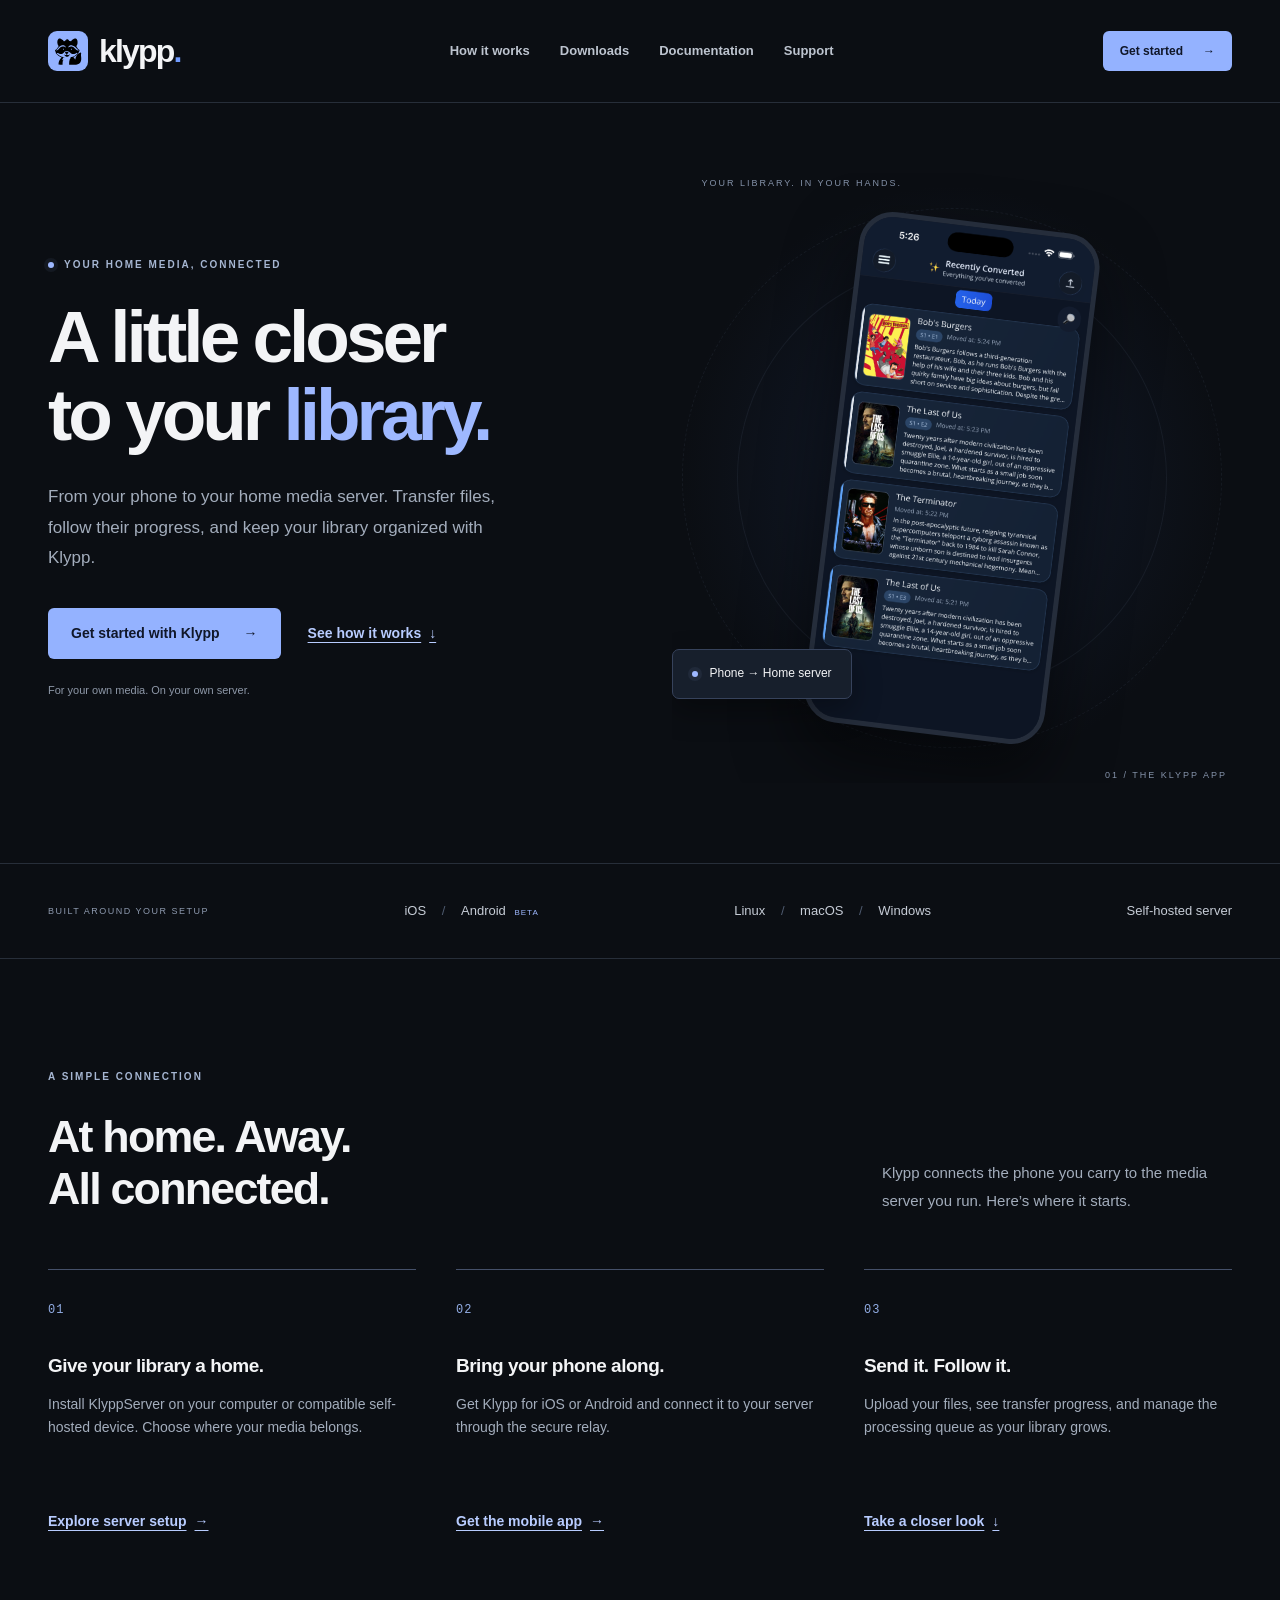
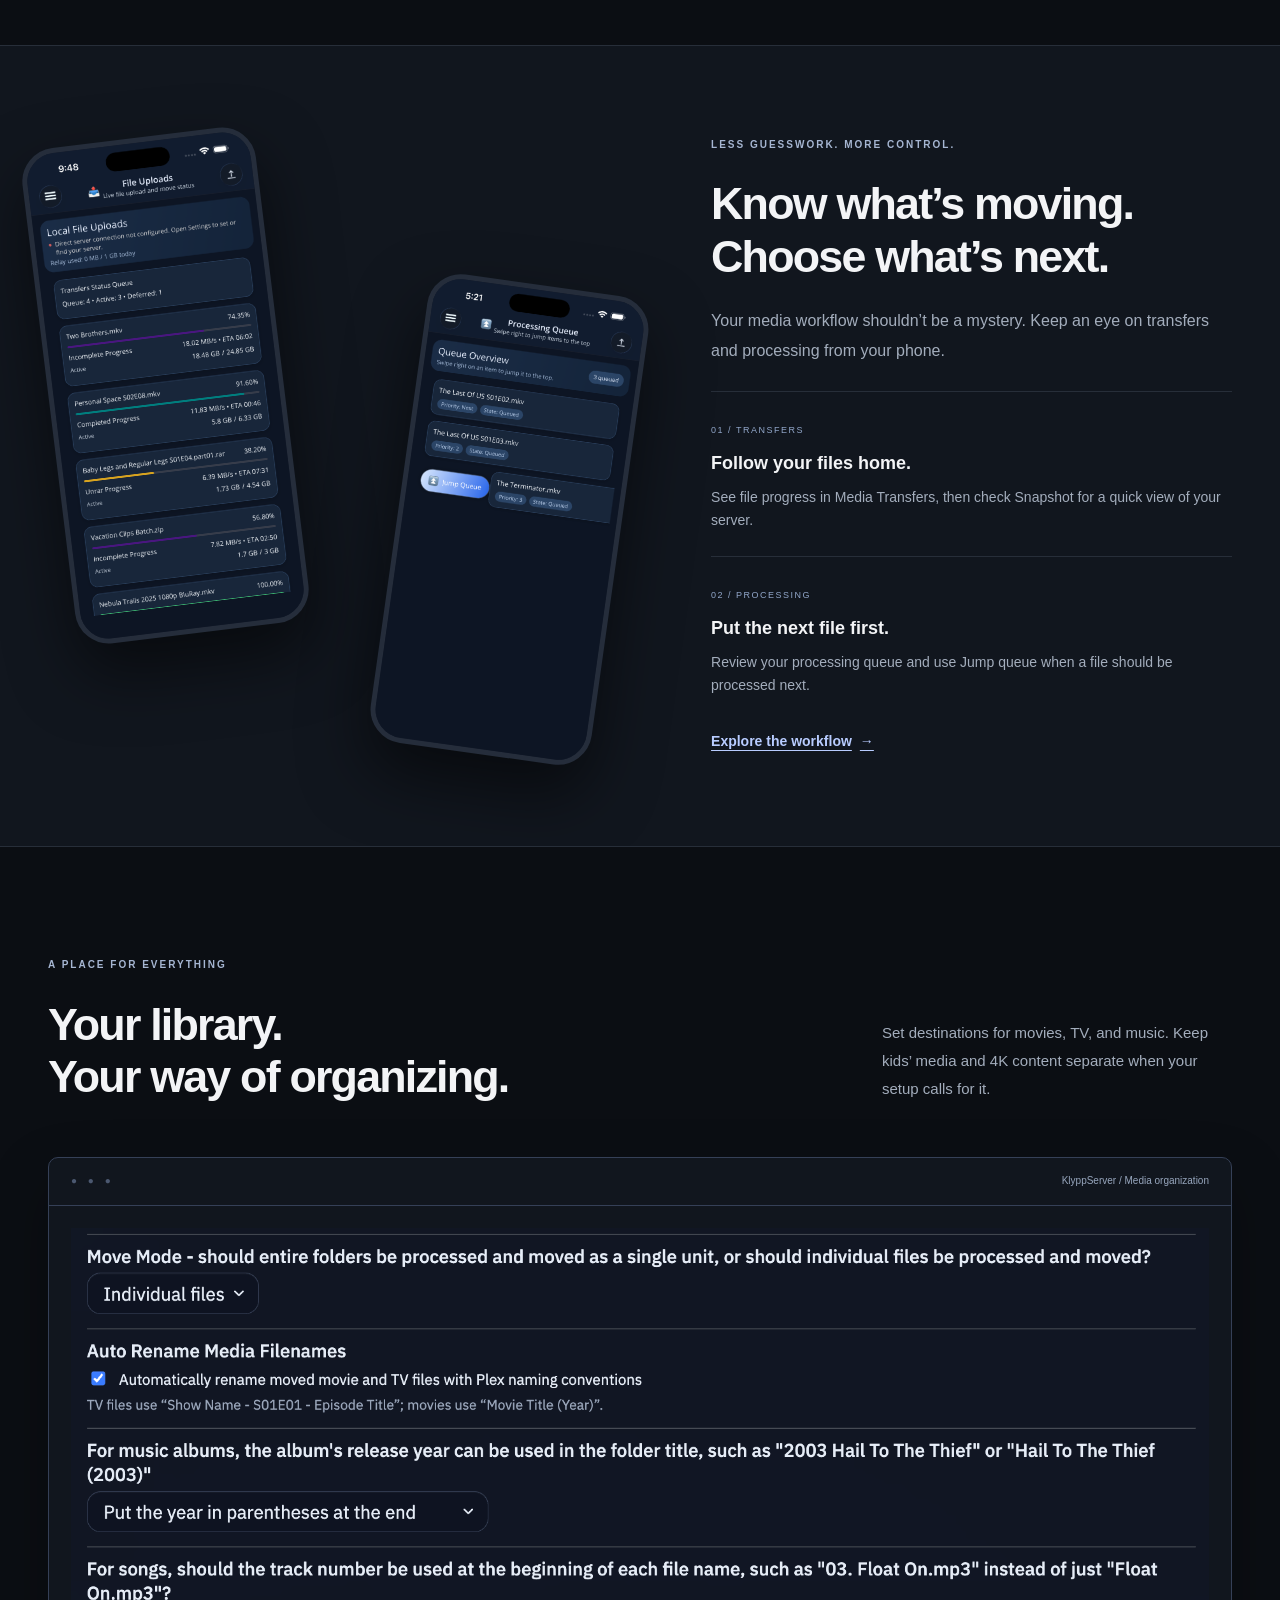
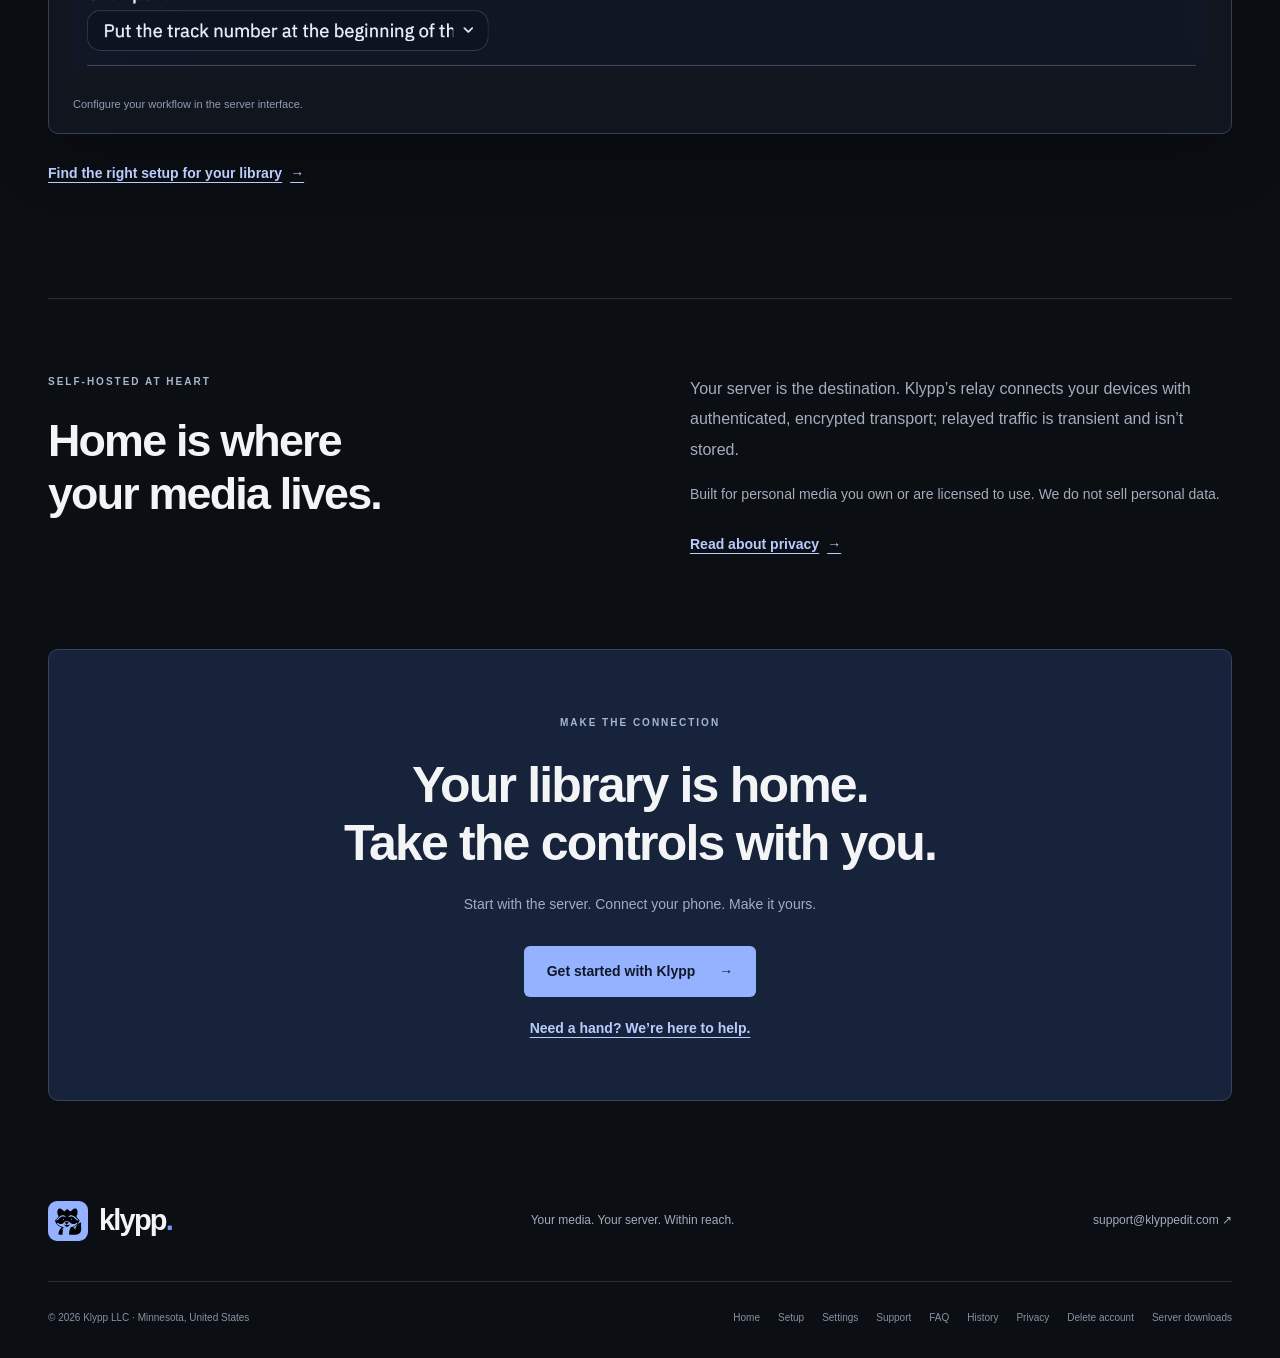
<file: index.html>
<!-- index.html -->
<!DOCTYPE html>
<html lang="en">
<head>
<meta charset="UTF-8" />
<title>Klypp LLC – Official Website</title>
<link rel="icon" href="favicon.ico">
<meta name="viewport" content="width=device-width, initial-scale=1" />
<meta name="description"
    content="Klypp LLC builds secure remote-to-home media workflow software, including the Klypp app." />
<!-- Open Graph -->
<meta property="og:title" content="Klypp LLC – Official Website" />
<meta property="og:site_name" content="Klypp LLC" />
<meta property="og:type" content="website" />
<meta property="og:url" content="https://www.klyppedit.com/" />
<meta property="og:description" content="Klypp LLC builds secure remote-to-home media workflow software." />
<link rel="stylesheet" href="assets/site.css?v=link-cues">
<!-- JSON-LD -->
<script type="application/ld+json">
  {
    "@context":"https://schema.org",
    "@type":"Organization",
    "name":"Klypp LLC",
    "url":"https://www.klyppedit.com/",
    "email":"support@klyppedit.com",
    "logo":"https://www.klyppedit.com/favicon.ico",
    "address": { "@type":"PostalAddress", "addressRegion":"Minnesota", "addressCountry":"US" }
  }
  </script>
</head>
<body>
<a class="skip" href="#main">Skip to content</a>
<header class="site-header">
<div class="container nav-row">
<a class="logo" href="./" aria-label="Klypp home">
<img class="brand-mascot" src="assets/klypp-mascot.svg" width="40" height="40" alt="">klypp<span class="brand-dot">.</span>
</a>
<nav aria-label="Main navigation">
<a href="index.html#how-it-works">How it works</a>
<a href="downloads/index.html">Downloads</a>
<a href="documentation/index.html">Documentation</a>
<a href="support/index.html">Support</a>
</nav>
<a class="button small" href="downloads/index.html">Get started <span aria-hidden="true">→</span>
</a>
</div>
</header>
<main id="main">
<section class="container hero-section">
<div class="hero-copy">
<p class="eyebrow">
<span class="status-dot">
</span> YOUR HOME MEDIA, CONNECTED</p>
<h1>A little closer<br>to your <span>library.</span>
</h1>
<p class="lead">From your phone to your home media server. Transfer files, follow their progress, and keep your library organized with Klypp.</p>
<div class="actions">
<a class="button" href="downloads/index.html">Get started with Klypp <span aria-hidden="true">→</span>
</a>
<a class="text-link" href="#how-it-works">See how it works <span aria-hidden="true">↓</span>
</a>
</div>
<p class="hero-note">For your own media. On your own server.</p>
</div>
<div class="hero-visual">
<div class="orbit orbit-one">
</div>
<div class="orbit orbit-two">
</div>
<span class="visual-label">YOUR LIBRARY. IN YOUR HANDS.</span>
<figure class="phone hero-phone">
<img src="screenshots/RecentlyAddedMedia.png" width="1320" height="2868" alt="Klypp mobile app showing recently processed movies and TV episodes" fetchpriority="high">
</figure>
<div class="connection-tag">
<span class="status-dot">
</span> Phone → Home server</div>
<span class="visual-index">01 / THE KLYPP APP</span>
</div>
</section>
<div class="platform-strip">
<div class="container">
<span>BUILT AROUND YOUR SETUP</span>
<p>iOS <i> / </i> Android <span class="beta">BETA</span>
</p>
<p>Linux <i> / </i> macOS <i> / </i> Windows</p>
<p>Self-hosted server
</p>
</div>
</div>
<section class="container section" id="how-it-works">
<div class="section-heading">
<div>
<p class="eyebrow">A SIMPLE CONNECTION</p>
<h2>At home. Away.<br>All connected.</h2>
</div>
<p>Klypp connects the phone you carry to the media server you run. Here’s where it starts.</p>
</div>
<ol class="steps">
<li>
<span class="step-number">01</span>
<h3>Give your library a home.</h3>
<p>Install KlyppServer on your computer or compatible self-hosted device. Choose where your media belongs.</p>
<a class="text-link" href="setup/index.html">Explore server setup <span aria-hidden="true">→</span>
</a>
</li>
<li>
<span class="step-number">02</span>
<h3>Bring your phone along.</h3>
<p>Get Klypp for iOS or Android and connect it to your server through the secure relay.</p>
<a class="text-link" href="downloads/index.html#mobile">Get the mobile app <span aria-hidden="true">→</span>
</a>
</li>
<li>
<span class="step-number">03</span>
<h3>Send it. Follow it.</h3>
<p>Upload your files, see transfer progress, and manage the processing queue as your library grows.</p>
<a class="text-link" href="#in-control">Take a closer look <span aria-hidden="true">↓</span>
</a>
</li>
</ol>
</section>
<section class="feature-band" id="in-control">
<div class="container feature-layout">
<div class="app-showcase">
<figure class="phone feature-phone">
<img src="screenshots/Transfers.png" width="1320" height="2868" loading="lazy" alt="Klypp Media Transfers screen with file transfer progress">
</figure>
<figure class="phone secondary-phone">
<img src="screenshots/ProcessingQueue.png" width="1320" height="2868" loading="lazy" alt="Klypp Processing Queue screen showing queued media files">
</figure>
</div>
<div class="feature-copy">
<p class="eyebrow">LESS GUESSWORK. MORE CONTROL.</p>
<h2>Know what’s moving.<br>Choose what’s next.</h2>
<p class="section-intro">Your media workflow shouldn’t be a mystery. Keep an eye on transfers and processing from your phone.</p>
<div class="feature-detail">
<span>01 / TRANSFERS</span>
<h3>Follow your files home.</h3>
<p>See file progress in Media Transfers, then check Snapshot for a quick view of your server.</p>
</div>
<div class="feature-detail">
<span>02 / PROCESSING</span>
<h3>Put the next file first.</h3>
<p>Review your processing queue and use Jump queue when a file should be processed next.</p>
</div>
<a class="text-link" href="setup/index.html#jump-queue">Explore the workflow <span aria-hidden="true">→</span>
</a>
</div>
</div>
</section>
<section class="container section organization">
<div class="section-heading">
<div>
<p class="eyebrow">A PLACE FOR EVERYTHING</p>
<h2>Your library.<br>Your way of organizing.</h2>
</div>
<p>Set destinations for movies, TV, and music. Keep kids’ media and 4K content separate when your setup calls for it.</p>
</div>
<figure class="desktop-window">
<div class="window-bar">
<span aria-hidden="true">● ● ●</span>
<span>KlyppServer / Media organization</span>
</div>
<img src="screenshots/Server-MediaOrganization.png" width="1786" height="698" loading="lazy" alt="KlyppServer media organization settings, including move mode and automatic file naming">
<figcaption>Configure your workflow in the server interface.</figcaption>
</figure>
<a class="text-link" href="setup/index.html">Find the right setup for your library <span aria-hidden="true">→</span>
</a>
</section>
<section class="container privacy-section">
<div>
<p class="eyebrow">SELF-HOSTED AT HEART</p>
<h2>Home is where<br>your media lives.</h2>
</div>
<div>
<p class="section-intro">Your server is the destination. Klypp’s relay connects your devices with authenticated, encrypted transport; relayed traffic is transient and isn’t stored.</p>
<p>Built for personal media you own or are licensed to use. We do not sell personal data.</p>
<a class="text-link" href="privacy/index.html">Read about privacy <span aria-hidden="true">→</span>
</a>
</div>
</section>
<section class="container closing">
<p class="eyebrow">MAKE THE CONNECTION</p>
<h2>Your library is home.<br>Take the controls with you.</h2>
<p>Start with the server. Connect your phone. Make it yours.</p>
<a class="button" href="downloads/index.html">Get started with Klypp <span aria-hidden="true">→</span>
</a>
<a class="text-link closing-help" href="support/index.html">Need a hand? We’re here to help.</a>
</section>
</main>
<footer class="container site-footer">
<div class="footer-top">
<a class="logo" href="./"><img class="brand-mascot" src="assets/klypp-mascot.svg" width="40" height="40" alt="">klypp<span class="brand-dot">.</span>
</a>
<p>Your media. Your server. Within reach.</p>
<a href="mailto:support@klyppedit.com">support@klyppedit.com ↗</a>
</div>
<div class="footer-bottom">
<span>© 2026 Klypp LLC · Minnesota, United States</span>
<nav aria-label="Footer navigation">
<a href="./">Home</a>
<a href="setup/index.html">Setup</a>
<a href="settings/index.html">Settings</a>
<a href="support/index.html">Support</a>
<a href="faq/index.html">FAQ</a>
<a href="history/index.html">History</a>
<a href="privacy/index.html">Privacy</a>
<a href="delete-account/index.html">Delete account</a>
<a href="https://app.klyppedit.com/swagger">Server downloads</a>
</nav>
</div>
</footer>
</body>
</html>
</file>
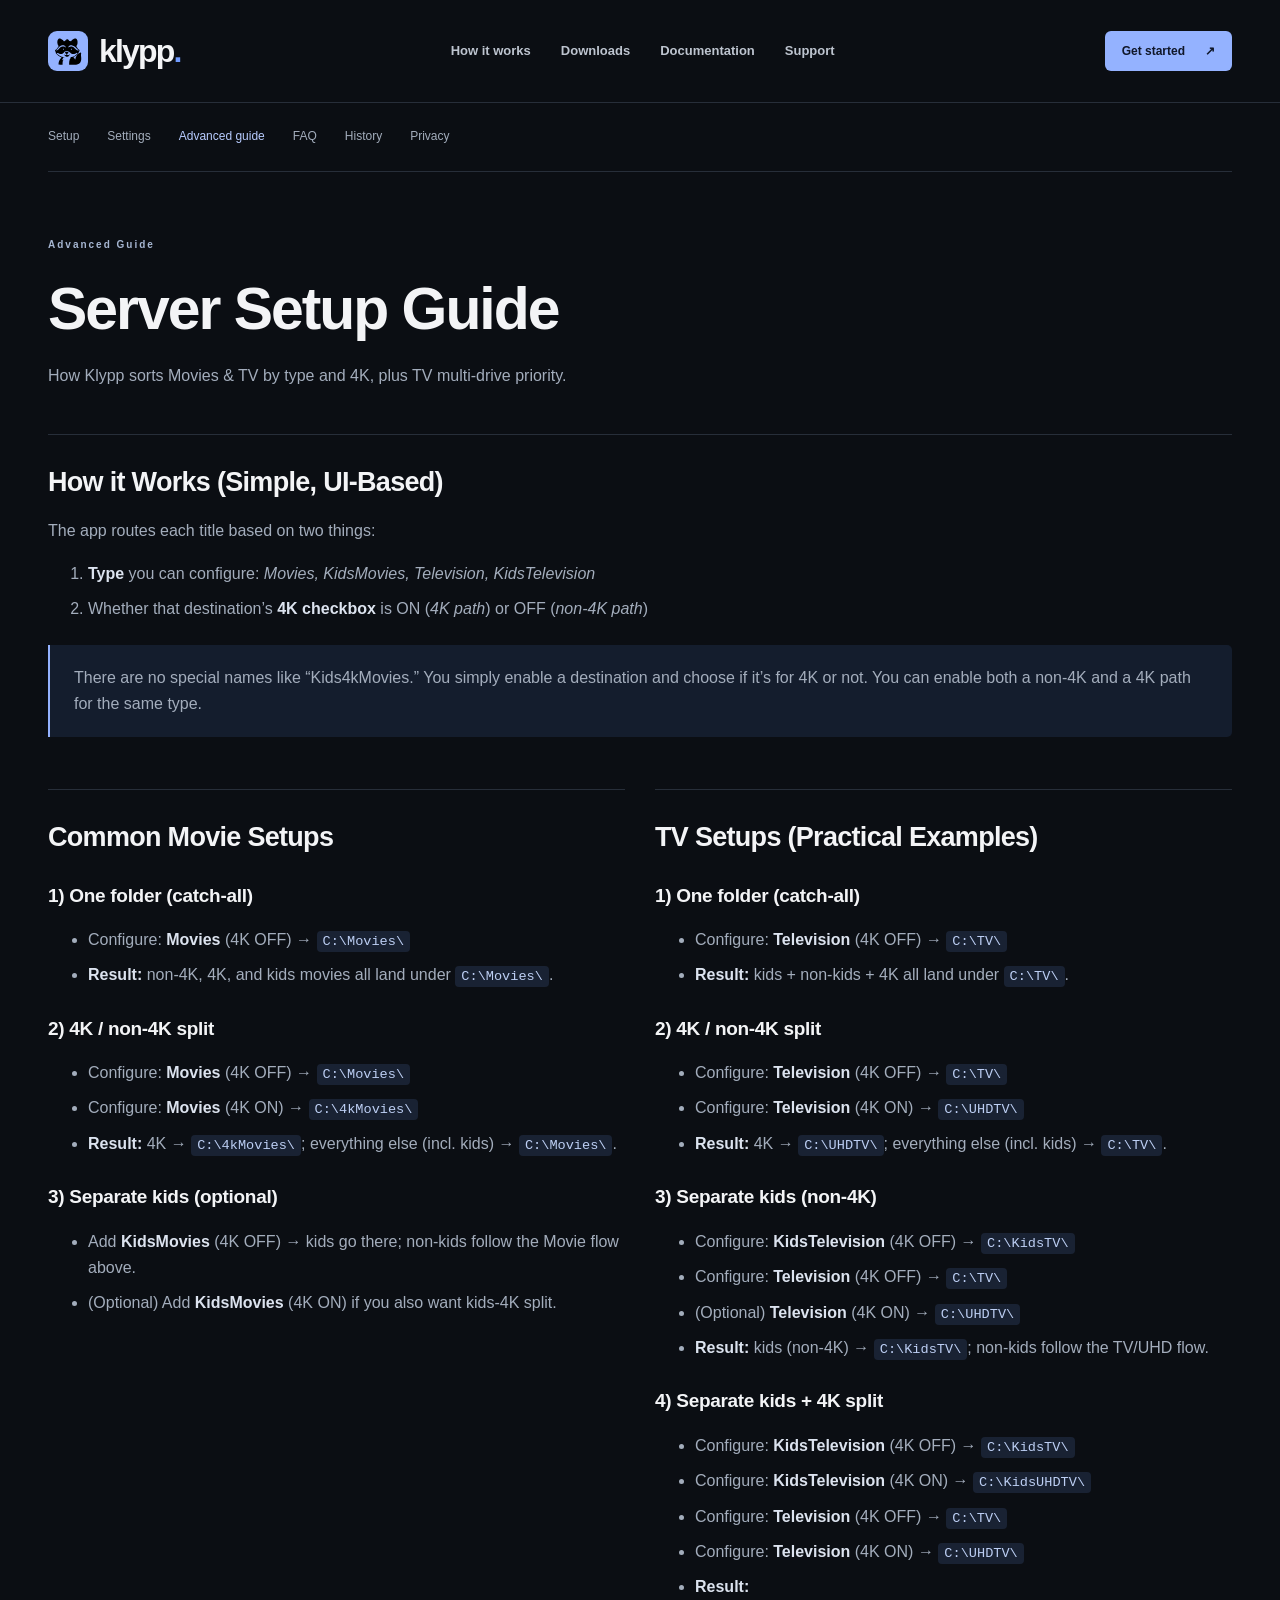
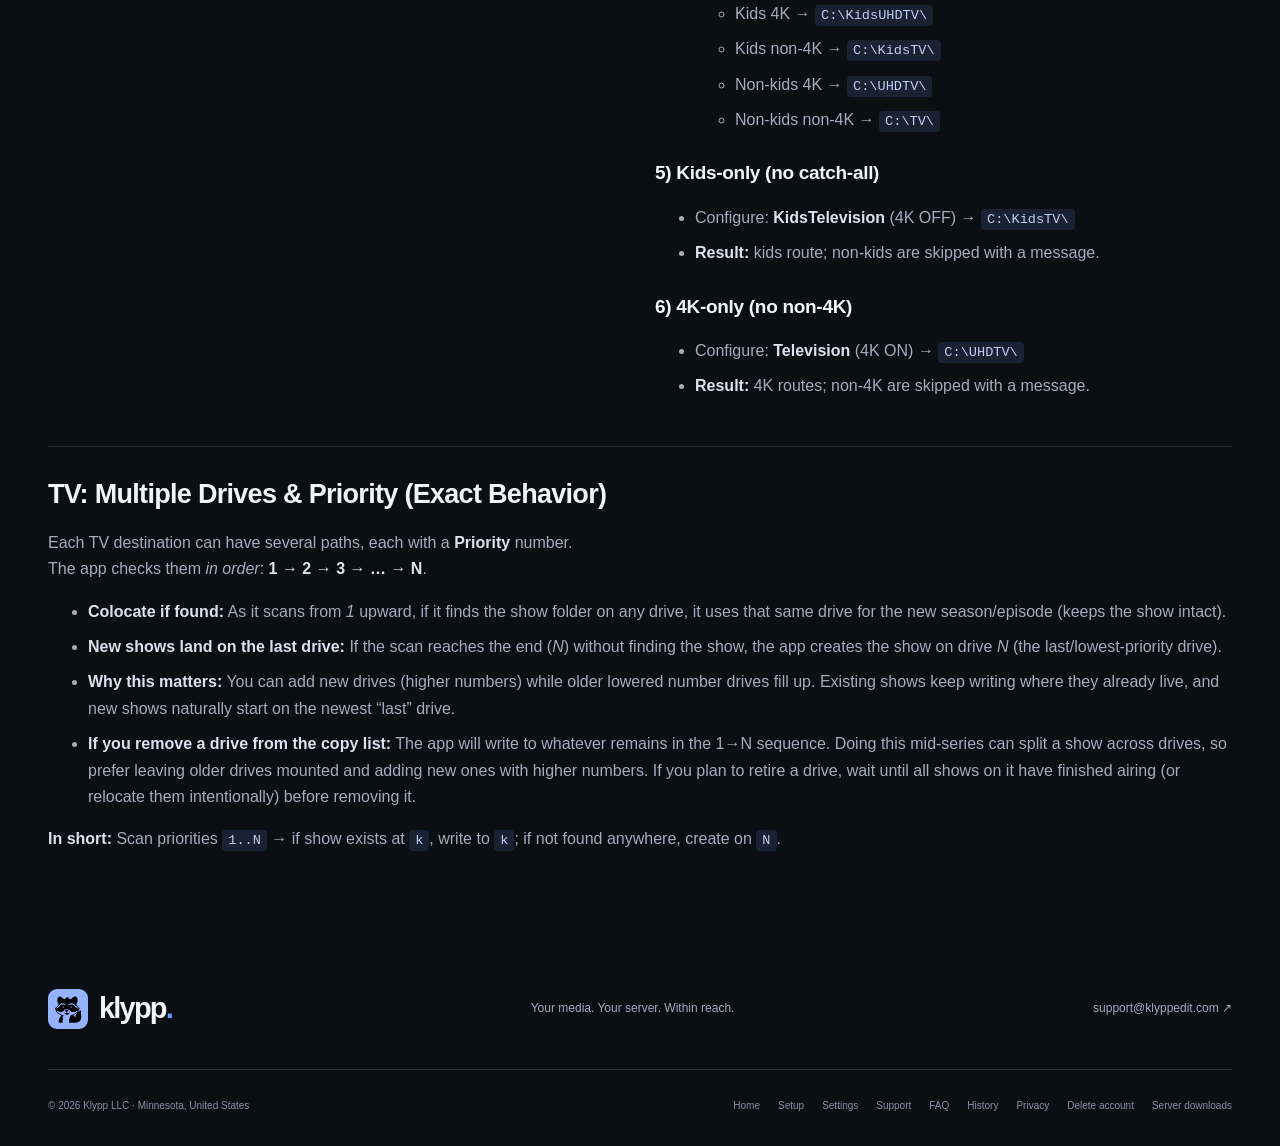
<file: AdvancedDocumentation/index.html>
<!-- routing/index.html -->
<!DOCTYPE html>
<html lang="en">

<head>
    <meta charset="UTF-8" />
    <title>Klypp LLC – Server Setup Guide</title>
    <meta name="viewport" content="width=device-width, initial-scale=1" />
    <meta name="description"
        content="How Klypp routes Movies and TV into folders based on type and 4K settings, plus TV multi-drive priority behavior." />

    <!-- Open Graph -->
    <meta property="og:title" content="Klypp – Server Setup Guide" />
    <meta property="og:site_name" content="Klypp LLC" />
    <meta property="og:type" content="article" />
    <meta property="og:url" content="https://www.klyppedit.com/routing/" />
    <meta property="og:description"
        content="Configure Movies/TV/Kids destinations with optional 4K and understand TV drive priorities." />

    <link rel="stylesheet" href="../assets/site.css">
<link rel="stylesheet" href="../assets/documentation.css">

    <!-- JSON-LD -->
    <script type="application/ld+json">
  {
    "@context":"https://schema.org",
    "@type":"TechArticle",
    "headline":"Klypp – Server Setup Guide",
    "about":["Movies","Television","Kids","4K","Folder routing","NAS priority"],
    "author":{"@type":"Organization","name":"Klypp LLC"},
    "publisher":{"@type":"Organization","name":"Klypp LLC"},
    "inLanguage":"en-US",
    "url":"https://www.klyppedit.com/routing/"
  }
  </script>
</head>

<body>
<a class="skip" href="#main">Skip to content</a>
<header class="site-header">
<div class="container nav-row">
<a class="logo" href="../" aria-label="Klypp home">
<img class="brand-mascot" src="../assets/klypp-mascot.svg" width="40" height="40" alt="">klypp<span class="brand-dot">.</span>
</a>
<nav aria-label="Main navigation">
<a href="../index.html#how-it-works">How it works</a>
<a href="../downloads/index.html">Downloads</a>
<a href="../documentation/index.html">Documentation</a>
<a href="../support/index.html">Support</a>
</nav>
<a class="button small" href="../downloads/index.html">Get started <span aria-hidden="true">↗</span>
</a>
</div>
</header>
<main id="main" class="container document-content"><nav class="document-nav" aria-label="Guides and resources"><a href="../setup/index.html">Setup</a><a href="../settings/index.html">Settings</a><a href="../AdvancedDocumentation/index.html" aria-current="page">Advanced guide</a><a href="../faq/index.html">FAQ</a><a href="../history/index.html">History</a><a href="../privacy/index.html">Privacy</a></nav><header class="page-intro"><p class="eyebrow">Advanced Guide</p><h1>Server Setup Guide</h1><p class="subtitle">How Klypp sorts Movies &amp; TV by type and 4K, plus TV multi-drive priority.</p></header>

        <section class="card">
            <h2>How it Works (Simple, UI-Based)</h2>
            <p>The app routes each title based on two things:</p>
            <ol>
                <li><strong>Type</strong> you can configure: <em>Movies, KidsMovies, Television, KidsTelevision</em>
                </li>
                <li>Whether that destination’s <strong>4K checkbox</strong> is ON (<em>4K path</em>) or OFF (<em>non-4K
                        path</em>)</li>
            </ol>
            <p class="note">
                There are no special names like “Kids4kMovies.” You simply enable a destination and choose if it’s for
                4K or not.
                You can enable both a non-4K and a 4K path for the same type.
            </p>
        </section>

        <div class="grid">
            <section class="card">
                <h2>Common Movie Setups</h2>

                <h3>1) One folder (catch-all)</h3>
                <ul class="list-tight">
                    <li>Configure: <strong>Movies</strong> (4K OFF) → <code>C:\Movies\</code></li>
                    <li><strong>Result:</strong> non-4K, 4K, and kids movies all land under <code>C:\Movies\</code>.
                    </li>
                </ul>

                <h3>2) 4K / non-4K split</h3>
                <ul class="list-tight">
                    <li>Configure: <strong>Movies</strong> (4K OFF) → <code>C:\Movies\</code></li>
                    <li>Configure: <strong>Movies</strong> (4K ON) → <code>C:\4kMovies\</code></li>
                    <li><strong>Result:</strong> 4K → <code>C:\4kMovies\</code>; everything else (incl. kids) →
                        <code>C:\Movies\</code>.
                    </li>
                </ul>

                <h3>3) Separate kids (optional)</h3>
                <ul class="list-tight">
                    <li>Add <strong>KidsMovies</strong> (4K OFF) → kids go there; non-kids follow the Movie flow above.
                    </li>
                    <li>(Optional) Add <strong>KidsMovies</strong> (4K ON) if you also want kids-4K split.</li>
                </ul>
            </section>

            <section class="card">
                <h2>TV Setups (Practical Examples)</h2>

                <h3>1) One folder (catch-all)</h3>
                <ul class="list-tight">
                    <li>Configure: <strong>Television</strong> (4K OFF) → <code>C:\TV\</code></li>
                    <li><strong>Result:</strong> kids + non-kids + 4K all land under <code>C:\TV\</code>.</li>
                </ul>

                <h3>2) 4K / non-4K split</h3>
                <ul class="list-tight">
                    <li>Configure: <strong>Television</strong> (4K OFF) → <code>C:\TV\</code></li>
                    <li>Configure: <strong>Television</strong> (4K ON) → <code>C:\UHDTV\</code></li>
                    <li><strong>Result:</strong> 4K → <code>C:\UHDTV\</code>; everything else (incl. kids) →
                        <code>C:\TV\</code>.
                    </li>
                </ul>

                <h3>3) Separate kids (non-4K)</h3>
                <ul class="list-tight">
                    <li>Configure: <strong>KidsTelevision</strong> (4K OFF) → <code>C:\KidsTV\</code></li>
                    <li>Configure: <strong>Television</strong> (4K OFF) → <code>C:\TV\</code></li>
                    <li>(Optional) <strong>Television</strong> (4K ON) → <code>C:\UHDTV\</code></li>
                    <li><strong>Result:</strong> kids (non-4K) → <code>C:\KidsTV\</code>; non-kids follow the TV/UHD
                        flow.</li>
                </ul>

                <h3>4) Separate kids + 4K split</h3>
                <ul class="list-tight">
                    <li>Configure: <strong>KidsTelevision</strong> (4K OFF) → <code>C:\KidsTV\</code></li>
                    <li>Configure: <strong>KidsTelevision</strong> (4K ON) → <code>C:\KidsUHDTV\</code></li>
                    <li>Configure: <strong>Television</strong> (4K OFF) → <code>C:\TV\</code></li>
                    <li>Configure: <strong>Television</strong> (4K ON) → <code>C:\UHDTV\</code></li>
                    <li><strong>Result:</strong>
                        <ul>
                            <li>Kids 4K → <code>C:\KidsUHDTV\</code></li>
                            <li>Kids non-4K → <code>C:\KidsTV\</code></li>
                            <li>Non-kids 4K → <code>C:\UHDTV\</code></li>
                            <li>Non-kids non-4K → <code>C:\TV\</code></li>
                        </ul>
                    </li>
                </ul>

                <h3>5) Kids-only (no catch-all)</h3>
                <ul class="list-tight">
                    <li>Configure: <strong>KidsTelevision</strong> (4K OFF) → <code>C:\KidsTV\</code></li>
                    <li><strong>Result:</strong> kids route; non-kids are skipped with a message.</li>
                </ul>

                <h3>6) 4K-only (no non-4K)</h3>
                <ul class="list-tight">
                    <li>Configure: <strong>Television</strong> (4K ON) → <code>C:\UHDTV\</code></li>
                    <li><strong>Result:</strong> 4K routes; non-4K are skipped with a message.</li>
                </ul>
            </section>
        </div>

        <section class="card">
            <h2>TV: Multiple Drives &amp; Priority (Exact Behavior)</h2>
            <p>Each TV destination can have several paths, each with a <strong>Priority</strong> number.<br>
                The app checks them <em>in order</em>: <strong>1 → 2 → 3 → … → N</strong>.</p>
            <ul>
                <li><strong>Colocate if found:</strong> As it scans from <em>1</em> upward, if it finds the show folder
                    on any drive, it uses that same drive for the new season/episode (keeps the show intact).</li>
                <li><strong>New shows land on the last drive:</strong> If the scan reaches the end (<em>N</em>) without
                    finding the show, the app creates the show on drive <em>N</em> (the last/lowest-priority drive).
                </li>
                <li><strong>Why this matters:</strong> You can add new drives (higher numbers) while older lowered
                    number
                    drives fill up. Existing shows keep writing where they already live, and new shows naturally start
                    on the newest “last” drive.</li>
                <li><strong>If you remove a drive from the copy list:</strong> The app will write to whatever remains in
                    the 1→N sequence. Doing this mid-series can split a show across drives, so prefer leaving older
                    drives mounted and adding new ones with higher numbers. If you plan to retire a drive, wait until all
                    shows on it have finished airing (or relocate them intentionally) before removing it.</li>
            </ul>
            <p><strong>In short:</strong> Scan priorities <span class="kbd">1..N</span> → if show exists at <span
                    class="kbd">k</span>, write to <span class="kbd">k</span>; if not found anywhere, create on <span
                    class="kbd">N</span>.</p>
        </section></main>
<footer class="container site-footer">
<div class="footer-top">
<a class="logo" href="../"><img class="brand-mascot" src="../assets/klypp-mascot.svg" width="40" height="40" alt="">klypp<span class="brand-dot">.</span>
</a>
<p>Your media. Your server. Within reach.</p>
<a href="mailto:support@klyppedit.com">support@klyppedit.com ↗</a>
</div>
<div class="footer-bottom">
<span>© 2026 Klypp LLC · Minnesota, United States</span>
<nav aria-label="Footer navigation">
<a href="../">Home</a>
<a href="../setup/index.html">Setup</a>
<a href="../settings/index.html">Settings</a>
<a href="../support/index.html">Support</a>
<a href="../faq/index.html">FAQ</a>
<a href="../history/index.html">History</a>
<a href="../privacy/index.html">Privacy</a>
<a href="../delete-account/index.html">Delete account</a>
<a href="https://app.klyppedit.com/swagger">Server downloads</a>
</nav>
</div>
</footer>
</body>
</html>
</file>
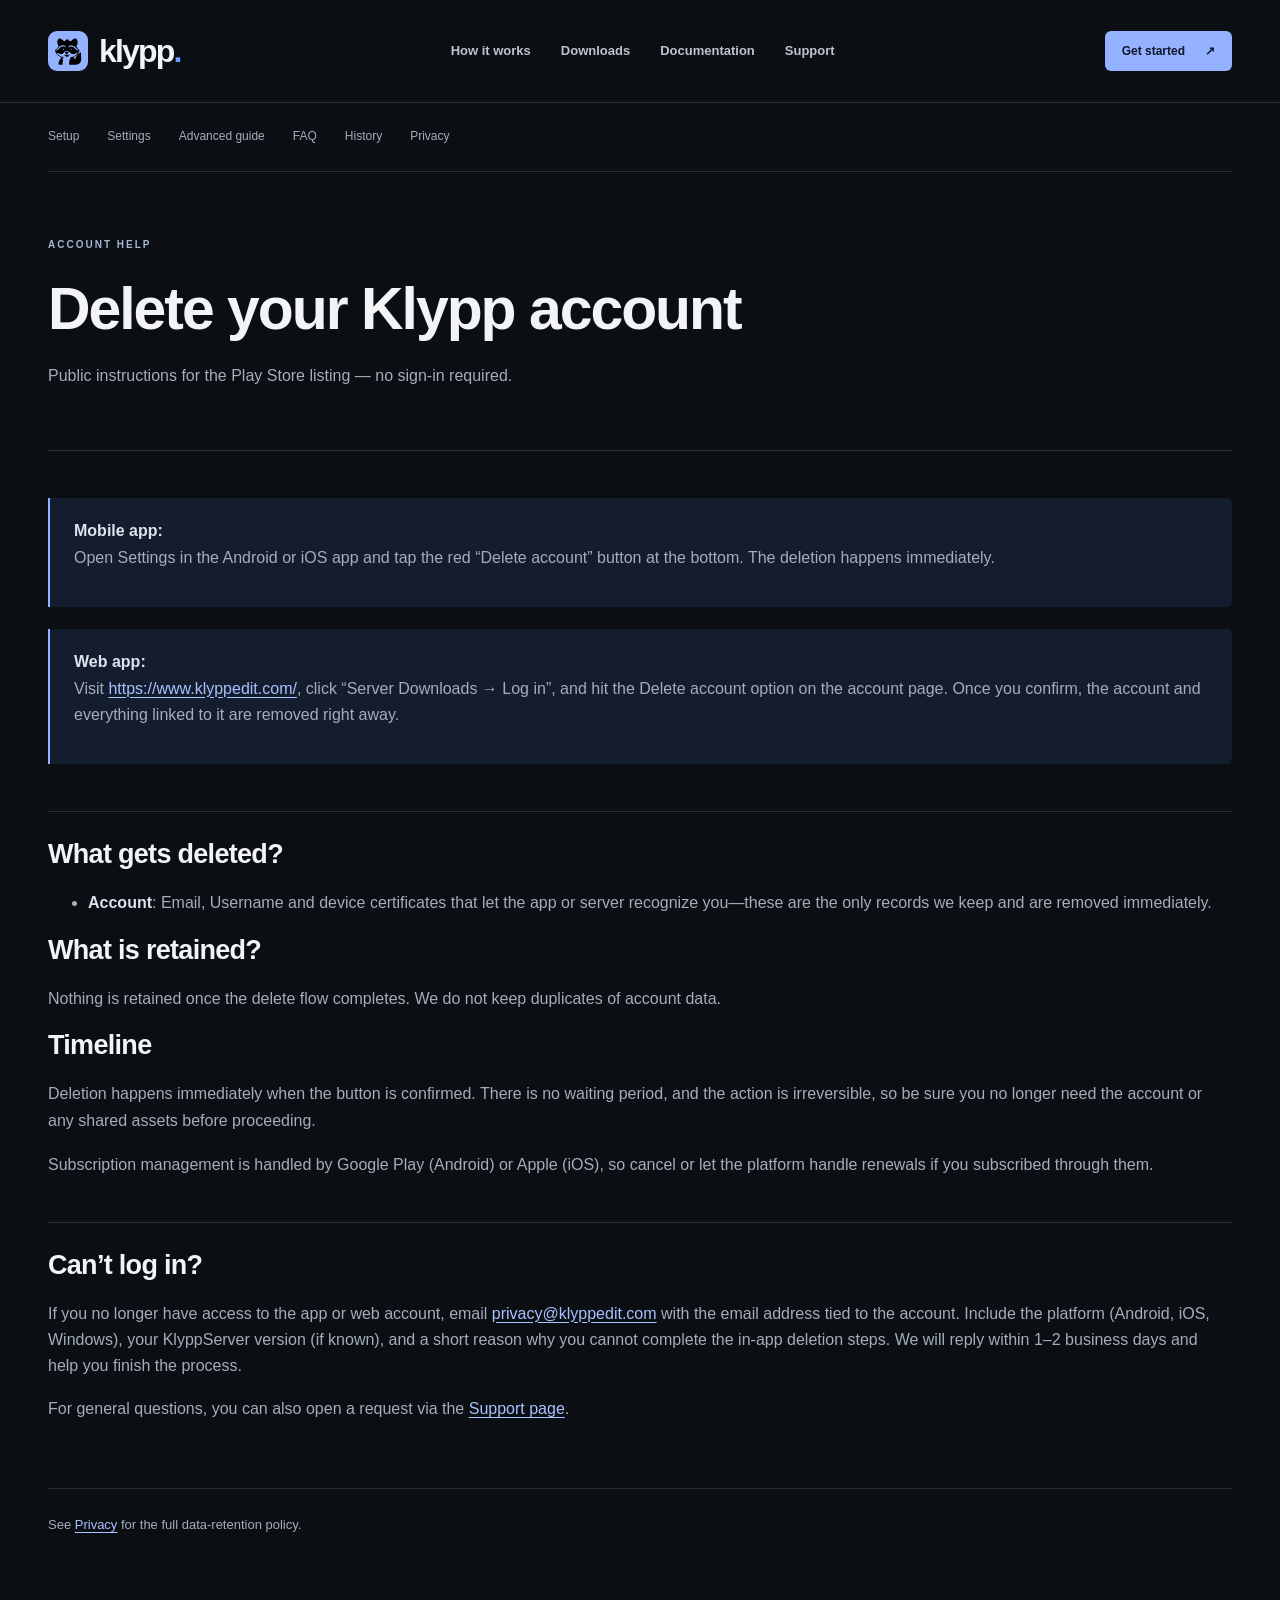
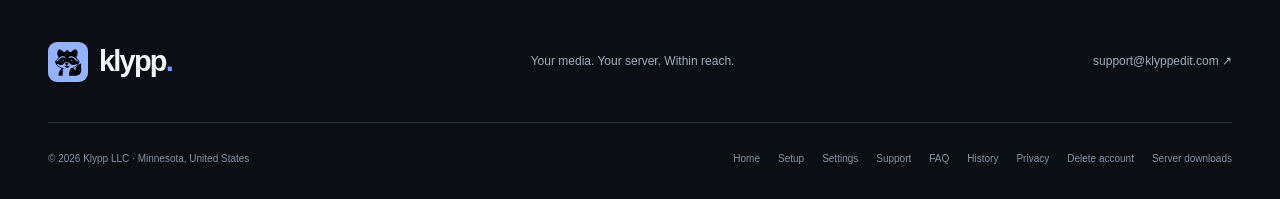
<file: delete-account/index.html>
<!DOCTYPE html>
<html lang="en">

<head>
  <meta charset="UTF-8" />
  <title>Delete account | Klypp</title>
  <meta name="viewport" content="width=device-width, initial-scale=1" />
  <meta name="description" content="Instructions for deleting a Klypp account from the mobile app or web app." />
  <link rel="stylesheet" href="../assets/site.css">
<link rel="stylesheet" href="../assets/documentation.css">
</head>

<body>
<a class="skip" href="#main">Skip to content</a>
<header class="site-header">
<div class="container nav-row">
<a class="logo" href="../" aria-label="Klypp home">
<img class="brand-mascot" src="../assets/klypp-mascot.svg" width="40" height="40" alt="">klypp<span class="brand-dot">.</span>
</a>
<nav aria-label="Main navigation">
<a href="../index.html#how-it-works">How it works</a>
<a href="../downloads/index.html">Downloads</a>
<a href="../documentation/index.html">Documentation</a>
<a href="../support/index.html">Support</a>
</nav>
<a class="button small" href="../downloads/index.html">Get started <span aria-hidden="true">↗</span>
</a>
</div>
</header>
<main id="main" class="container document-content"><nav class="document-nav" aria-label="Guides and resources"><a href="../setup/index.html">Setup</a><a href="../settings/index.html">Settings</a><a href="../AdvancedDocumentation/index.html">Advanced guide</a><a href="../faq/index.html">FAQ</a><a href="../history/index.html">History</a><a href="../privacy/index.html">Privacy</a></nav>
    <header class="page-intro"><p class="eyebrow">ACCOUNT HELP</p>
      <h1>Delete your Klypp account</h1>
      <p>Public instructions for the Play Store listing — no sign-in required.</p>
    </header>

    <section>
      <div class="callout">
        <strong>Mobile app:</strong>
        <p>Open Settings in the Android or iOS app and tap the red “Delete account” button at the bottom. The deletion happens immediately.</p>
      </div>
      <div class="callout">
        <strong>Web app:</strong>
        <p>
          Visit <a href="../">https://www.klyppedit.com/</a>, click “Server Downloads → Log in”, and hit the Delete account option on the account page. Once you confirm, the account and everything linked to it are removed right away.
        </p>
      </div>
    </section>

    <section>
      <h2>What gets deleted?</h2>
      <ul>
        <li><strong>Account</strong>: Email, Username and device certificates that let the app or server recognize you—these are the only records we keep and are removed immediately.</li>
      </ul>
      <h2>What is retained?</h2>
      <p>Nothing is retained once the delete flow completes. We do not keep duplicates of account data.</p>
      <h2>Timeline</h2>
      <p class="steps">
        Deletion happens immediately when the button is confirmed. There is no waiting period, and the action is irreversible, so be sure you no longer need the account or any shared assets before proceeding.
      </p>
      <p class="steps">
        Subscription management is handled by Google Play (Android) or Apple (iOS), so cancel or let the platform handle renewals if you subscribed through them.
      </p>
    </section>

    <section>
      <h2>Can’t log in?</h2>
      <p>
        If you no longer have access to the app or web account, email
        <a href="mailto:privacy@klyppedit.com">privacy@klyppedit.com</a> with the email address tied to the account. Include the platform (Android, iOS, Windows), your KlyppServer version (if known), and a short reason why you cannot complete the in-app deletion steps. We will reply within 1–2 business days and help you finish the process.
      </p>
      <p>
        For general questions, you can also open a request via the <a href="/support/index.html">Support page</a>.
      </p>
    </section>

    <footer>
      <p>See <a href="../privacy/index.html">Privacy</a> for the full data-retention policy.</p>
    </footer>
  </main>
<footer class="container site-footer">
<div class="footer-top">
<a class="logo" href="../"><img class="brand-mascot" src="../assets/klypp-mascot.svg" width="40" height="40" alt="">klypp<span class="brand-dot">.</span>
</a>
<p>Your media. Your server. Within reach.</p>
<a href="mailto:support@klyppedit.com">support@klyppedit.com ↗</a>
</div>
<div class="footer-bottom">
<span>© 2026 Klypp LLC · Minnesota, United States</span>
<nav aria-label="Footer navigation">
<a href="../">Home</a>
<a href="../setup/index.html">Setup</a>
<a href="../settings/index.html">Settings</a>
<a href="../support/index.html">Support</a>
<a href="../faq/index.html">FAQ</a>
<a href="../history/index.html">History</a>
<a href="../privacy/index.html">Privacy</a>
<a href="../delete-account/index.html">Delete account</a>
<a href="https://app.klyppedit.com/swagger">Server downloads</a>
</nav>
</div>
</footer>
</body>
</html>
</file>
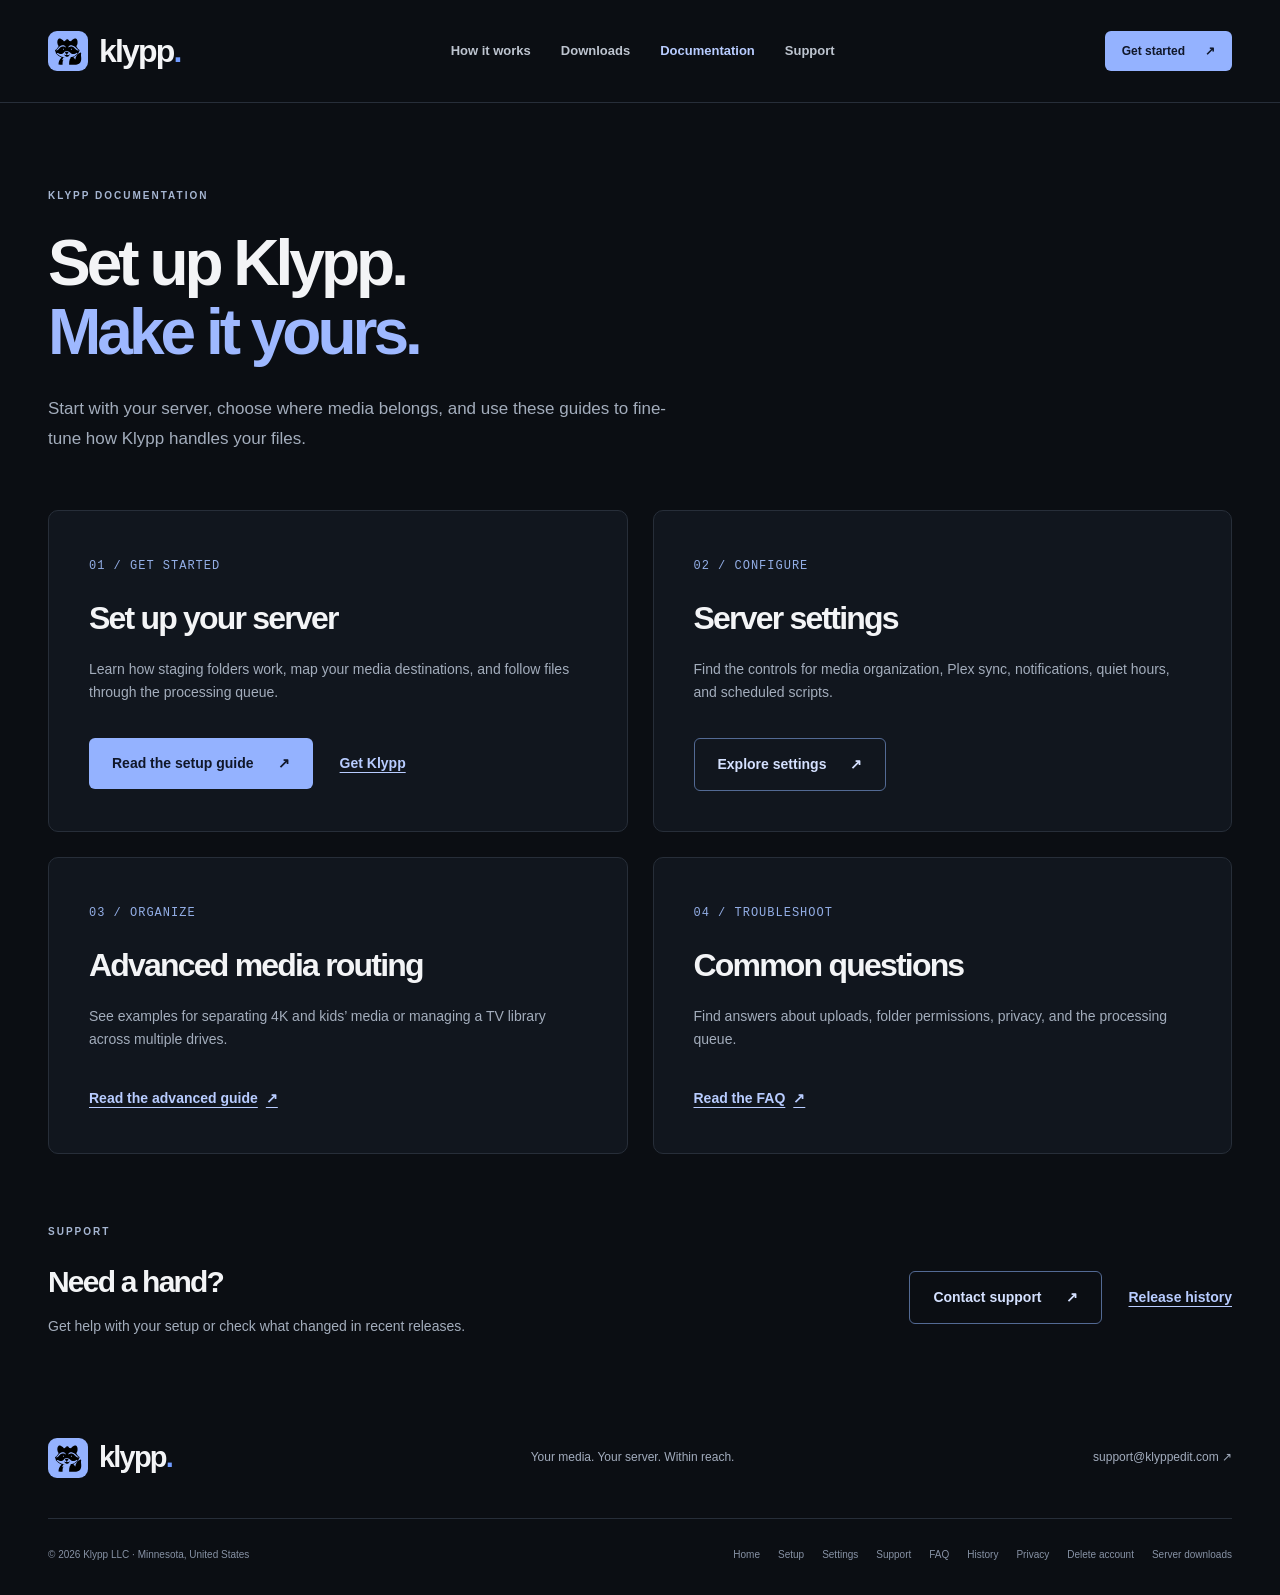
<file: documentation/index.html>
<!DOCTYPE html>
<html lang="en">
<head>
<meta charset="UTF-8">
<meta name="viewport" content="width=device-width, initial-scale=1">
<title>Klypp Documentation</title>
<meta name="description" content="Find setup instructions, server settings, and help for Klypp and KlyppServer.">
<link rel="icon" href="../favicon.ico">
<link rel="canonical" href="https://www.klyppedit.com/documentation/">
<link rel="stylesheet" href="../assets/site.css?v=link-cues">
</head>
<body>
<a class="skip" href="#main">Skip to content</a>
<header class="site-header">
<div class="container nav-row">
<a class="logo" href="../" aria-label="Klypp home">
<img class="brand-mascot" src="../assets/klypp-mascot.svg" width="40" height="40" alt="">klypp<span class="brand-dot">.</span>
</a>
<nav aria-label="Main navigation">
<a href="../index.html#how-it-works">How it works</a>
<a href="../downloads/index.html">Downloads</a>
<a href="./" aria-current="page">Documentation</a>
<a href="../support/index.html">Support</a>
</nav>
<a class="button small" href="../downloads/index.html">Get started <span aria-hidden="true">↗</span>
</a>
</div>
</header>
<main id="main" class="container">
  <header class="download-intro">
    <p class="eyebrow">KLYPP DOCUMENTATION</p>
    <h1>Set up Klypp.<br><span>Make it yours.</span></h1>
    <p class="lead">Start with your server, choose where media belongs, and use these guides to fine-tune how Klypp handles your files.</p>
  </header>

  <div class="download-grid">
    <section class="download-card">
      <span class="step-number">01 / GET STARTED</span>
      <h2>Set up your server</h2>
      <p>Learn how staging folders work, map your media destinations, and follow files through the processing queue.</p>
      <div class="actions">
        <a class="button" href="../setup/index.html">Read the setup guide <span aria-hidden="true">↗</span></a>
        <a class="text-link" href="../downloads/index.html">Get Klypp</a>
      </div>
    </section>
    <section class="download-card">
      <span class="step-number">02 / CONFIGURE</span>
      <h2>Server settings</h2>
      <p>Find the controls for media organization, Plex sync, notifications, quiet hours, and scheduled scripts.</p>
      <div class="actions">
        <a class="button outline" href="../settings/index.html">Explore settings <span aria-hidden="true">↗</span></a>
      </div>
    </section>
    <section class="download-card">
      <span class="step-number">03 / ORGANIZE</span>
      <h2>Advanced media routing</h2>
      <p>See examples for separating 4K and kids’ media or managing a TV library across multiple drives.</p>
      <div class="actions">
        <a class="text-link" href="../AdvancedDocumentation/index.html">Read the advanced guide <span aria-hidden="true">↗</span></a>
      </div>
    </section>
    <section class="download-card">
      <span class="step-number">04 / TROUBLESHOOT</span>
      <h2>Common questions</h2>
      <p>Find answers about uploads, folder permissions, privacy, and the processing queue.</p>
      <div class="actions">
        <a class="text-link" href="../faq/index.html">Read the FAQ <span aria-hidden="true">↗</span></a>
      </div>
    </section>
  </div>

  <section class="download-help">
    <div>
      <p class="eyebrow">SUPPORT</p>
      <h2>Need a hand?</h2>
      <p>Get help with your setup or check what changed in recent releases.</p>
    </div>
    <div class="actions">
      <a class="button outline" href="../support/index.html">Contact support <span aria-hidden="true">↗</span></a>
      <a class="text-link" href="../history/index.html">Release history</a>
    </div>
  </section>
</main>
<footer class="container site-footer">
<div class="footer-top">
<a class="logo" href="../"><img class="brand-mascot" src="../assets/klypp-mascot.svg" width="40" height="40" alt="">klypp<span class="brand-dot">.</span>
</a>
<p>Your media. Your server. Within reach.</p>
<a href="mailto:support@klyppedit.com">support@klyppedit.com ↗</a>
</div>
<div class="footer-bottom">
<span>© 2026 Klypp LLC · Minnesota, United States</span>
<nav aria-label="Footer navigation">
<a href="../">Home</a>
<a href="../setup/index.html">Setup</a>
<a href="../settings/index.html">Settings</a>
<a href="../support/index.html">Support</a>
<a href="../faq/index.html">FAQ</a>
<a href="../history/index.html">History</a>
<a href="../privacy/index.html">Privacy</a>
<a href="../delete-account/index.html">Delete account</a>
<a href="https://app.klyppedit.com/swagger">Server downloads</a>
</nav>
</div>
</footer>
</body>
</html>
</file>
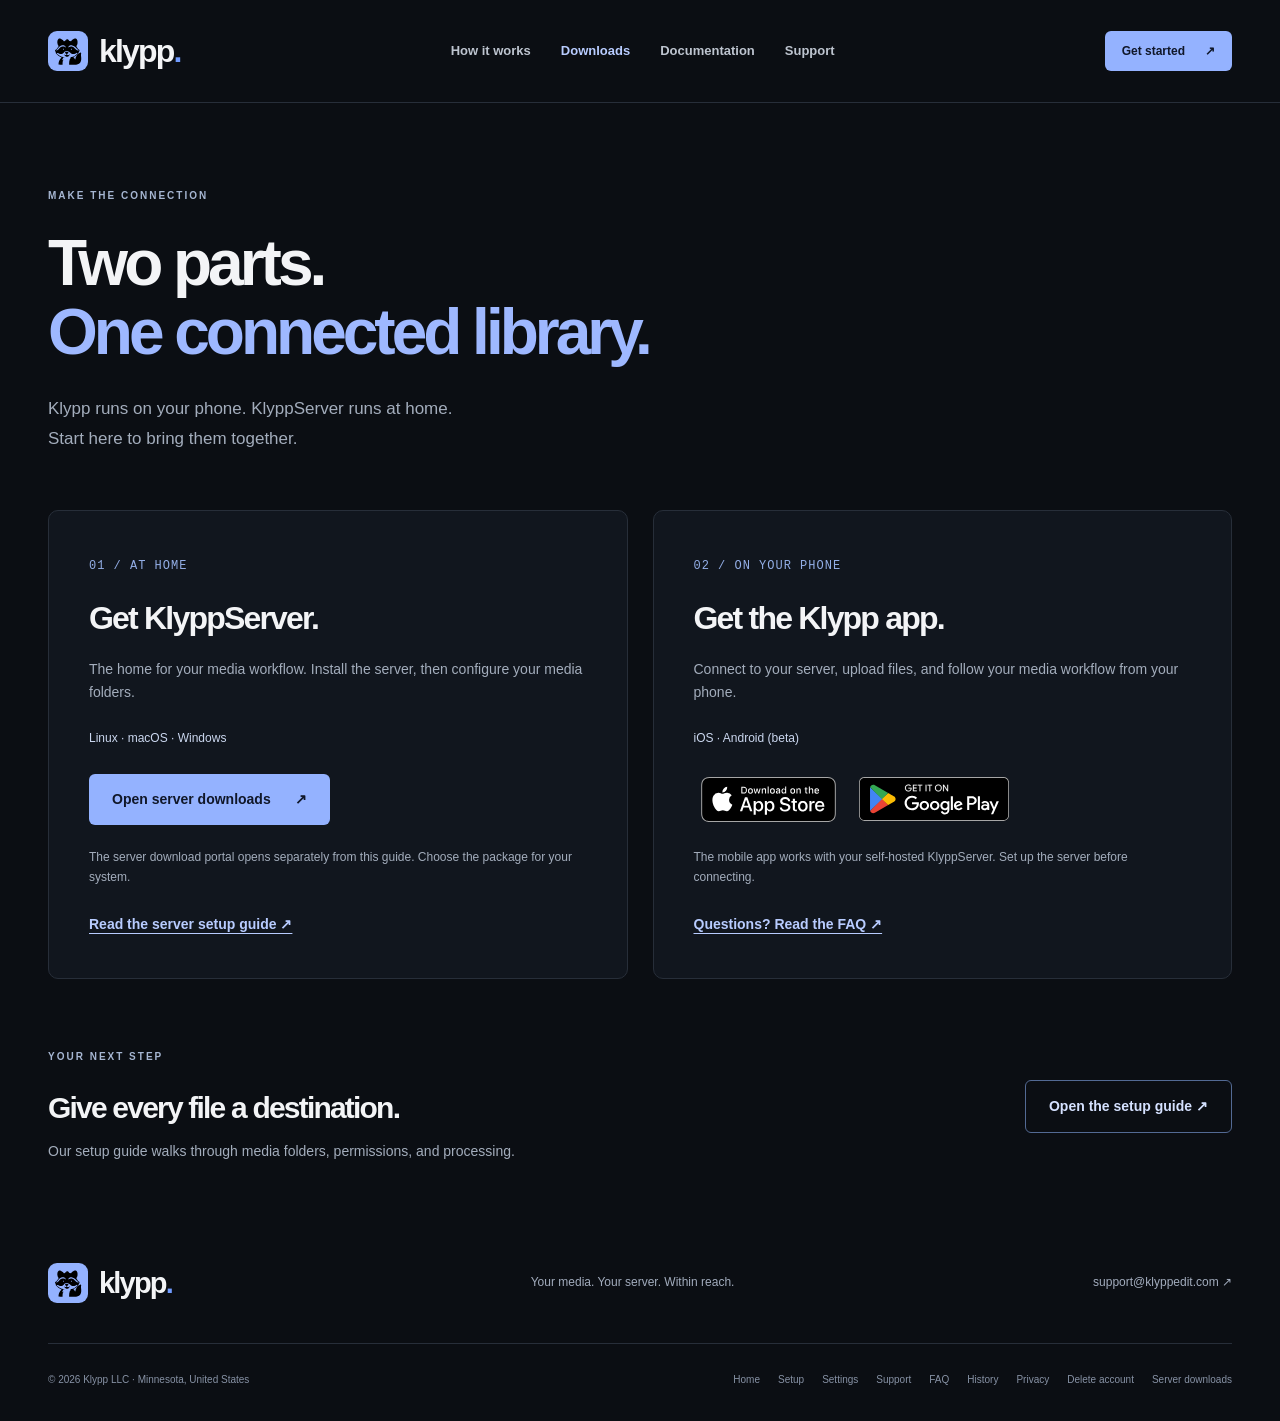
<file: downloads/index.html>
<!DOCTYPE html>
<html lang="en">
<head>
<meta charset="UTF-8">
<meta name="viewport" content="width=device-width, initial-scale=1">
<title>Download Klypp &amp; KlyppServer – Klypp LLC</title>
<meta name="description" content="Get the Klypp mobile app for iOS or Android and KlyppServer for your self-hosted media workflow.">
<link rel="icon" href="../favicon.ico">
<link rel="canonical" href="https://www.klyppedit.com/downloads/">
<link rel="stylesheet" href="../assets/site.css?v=link-cues">
</head>
<body>
<a class="skip" href="#main">Skip to content</a>
<header class="site-header">
<div class="container nav-row">
<a class="logo" href="../" aria-label="Klypp home">
<img class="brand-mascot" src="../assets/klypp-mascot.svg" width="40" height="40" alt="">klypp<span class="brand-dot">.</span>
</a>
<nav aria-label="Main navigation">
<a href="../index.html#how-it-works">How it works</a>
<a href="../downloads/index.html" aria-current="page">Downloads</a>
<a href="../documentation/index.html">Documentation</a>
<a href="../support/index.html">Support</a>
</nav>
<a class="button small" href="../downloads/index.html">Get started <span aria-hidden="true">↗</span>
</a>
</div>
</header>
<main id="main" class="container">
<section class="download-intro">
<p class="eyebrow">MAKE THE CONNECTION</p>
<h1>Two parts.<br>
<span>One connected library.</span>
</h1>
<p class="lead">Klypp runs on your phone. KlyppServer runs at home.<br>Start here to bring them together.</p>
</section>
<div class="download-grid">
<section class="download-card" id="server">
<span class="step-number">01 / AT HOME</span>
<h2>Get KlyppServer.</h2>
<p>The home for your media workflow. Install the server, then configure your media folders.</p>
<p class="platforms">Linux · macOS · Windows</p>
<a class="button" href="https://app.klyppedit.com/swagger">Open server downloads <span aria-hidden="true">↗</span>
</a>
<p class="download-note">The server download portal opens separately from this guide. Choose the package for your system.</p>
<a class="text-link" href="../setup/index.html">Read the server setup guide ↗</a>
</section>
<section class="download-card" id="mobile">
<span class="step-number">02 / ON YOUR PHONE</span>
<h2>Get the Klypp app.</h2>
<p>Connect to your server, upload files, and follow your media workflow from your phone.</p>
<p class="platforms">iOS · Android (beta)</p>
<div class="store-links">
<a href="https://apps.apple.com/us/app/klypp/id6753725499">
<img src="../assets/app-store-badge.svg" width="150" height="45" alt="Download Klypp on the App Store">
</a>
<a href="https://play.google.com/store/apps/details?id=com.klyppedit.klypp">
<img src="../assets/google-play-badge.svg" width="150" height="45" alt="Get Klypp on Google Play, Android beta">
</a>
</div>
<p class="download-note">The mobile app works with your self-hosted KlyppServer. Set up the server before connecting.</p>
<a class="text-link" href="../faq/index.html">Questions? Read the FAQ ↗</a>
</section>
</div>
<section class="download-help">
<div>
<p class="eyebrow">YOUR NEXT STEP</p>
<h2>Give every file a destination.</h2>
<p>Our setup guide walks through media folders, permissions, and processing.</p>
</div>
<a class="button outline" href="../setup/index.html">Open the setup guide ↗</a>
</section>
</main>
<footer class="container site-footer">
<div class="footer-top">
<a class="logo" href="../"><img class="brand-mascot" src="../assets/klypp-mascot.svg" width="40" height="40" alt="">klypp<span class="brand-dot">.</span>
</a>
<p>Your media. Your server. Within reach.</p>
<a href="mailto:support@klyppedit.com">support@klyppedit.com ↗</a>
</div>
<div class="footer-bottom">
<span>© 2026 Klypp LLC · Minnesota, United States</span>
<nav aria-label="Footer navigation">
<a href="../">Home</a>
<a href="../setup/index.html">Setup</a>
<a href="../settings/index.html">Settings</a>
<a href="../support/index.html">Support</a>
<a href="../faq/index.html">FAQ</a>
<a href="../history/index.html">History</a>
<a href="../privacy/index.html">Privacy</a>
<a href="../delete-account/index.html">Delete account</a>
<a href="https://app.klyppedit.com/swagger">Server downloads</a>
</nav>
</div>
</footer>
</body>
</html>
</file>
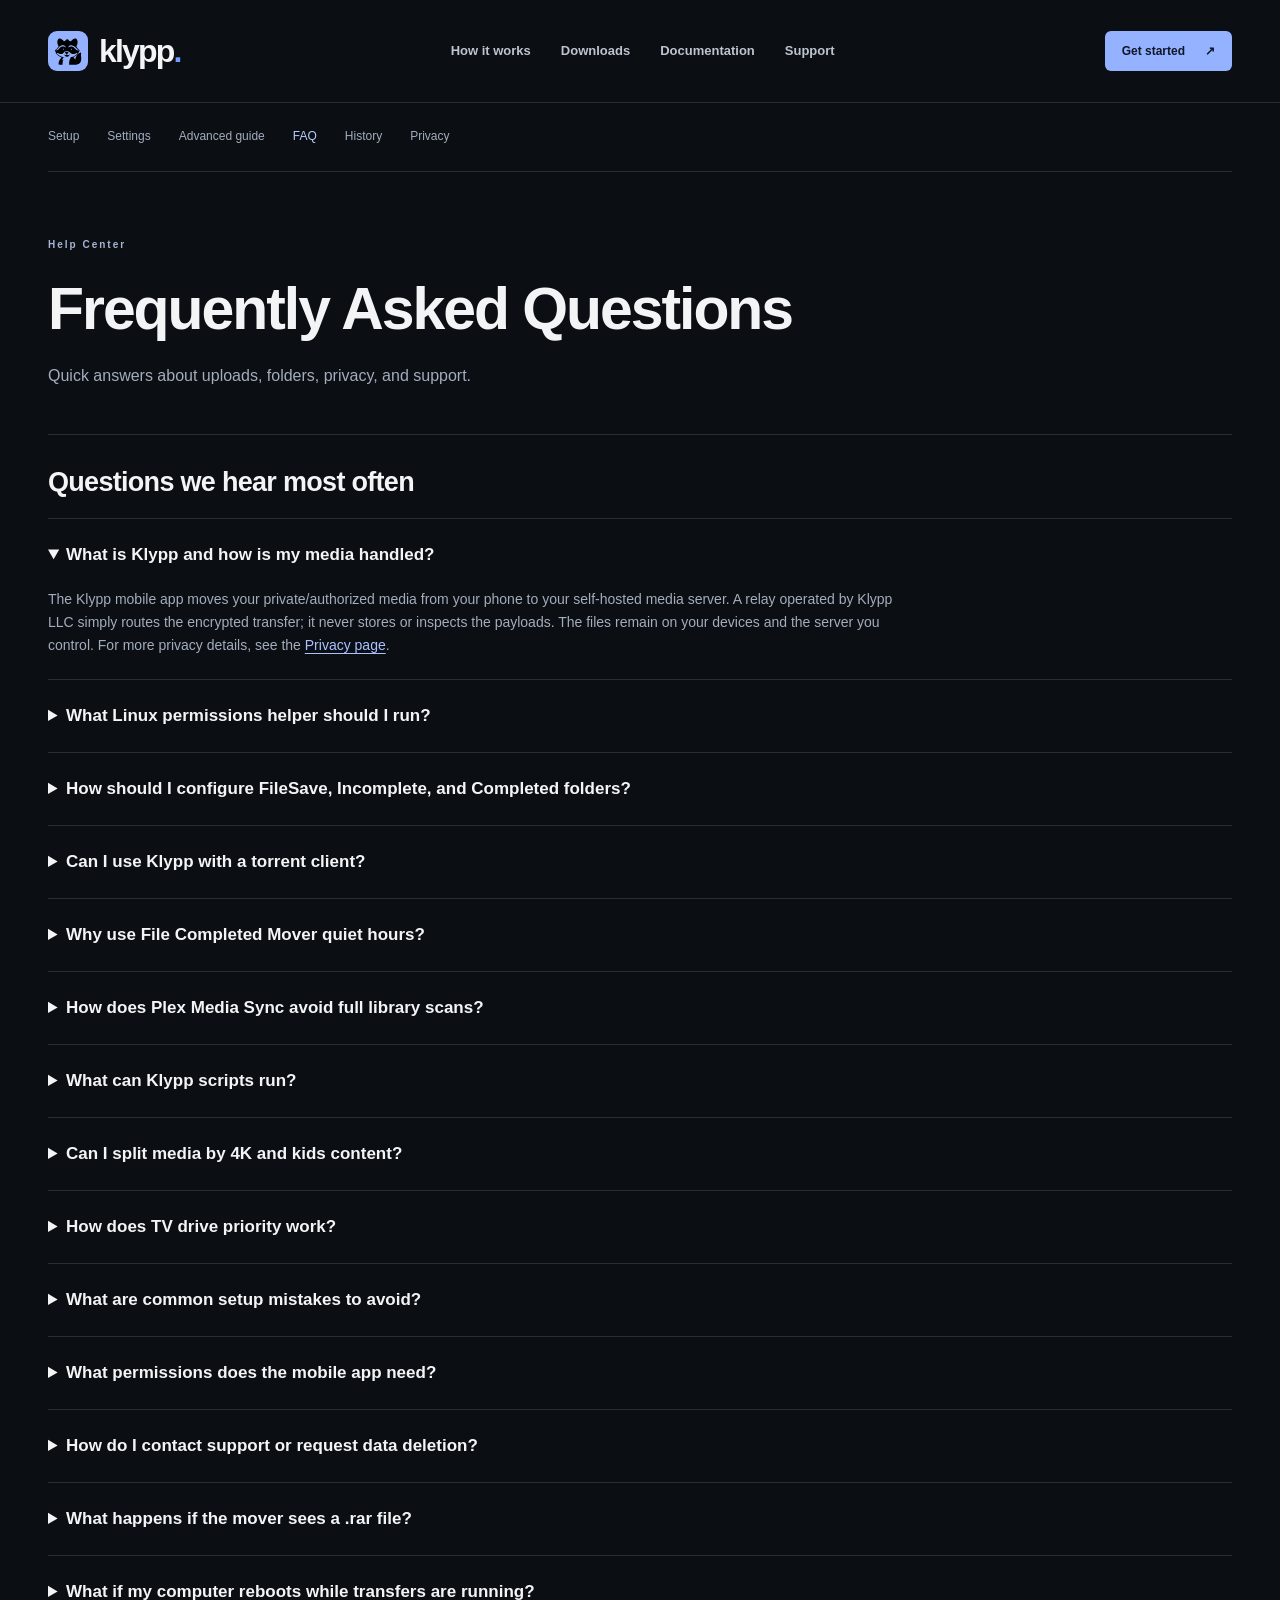
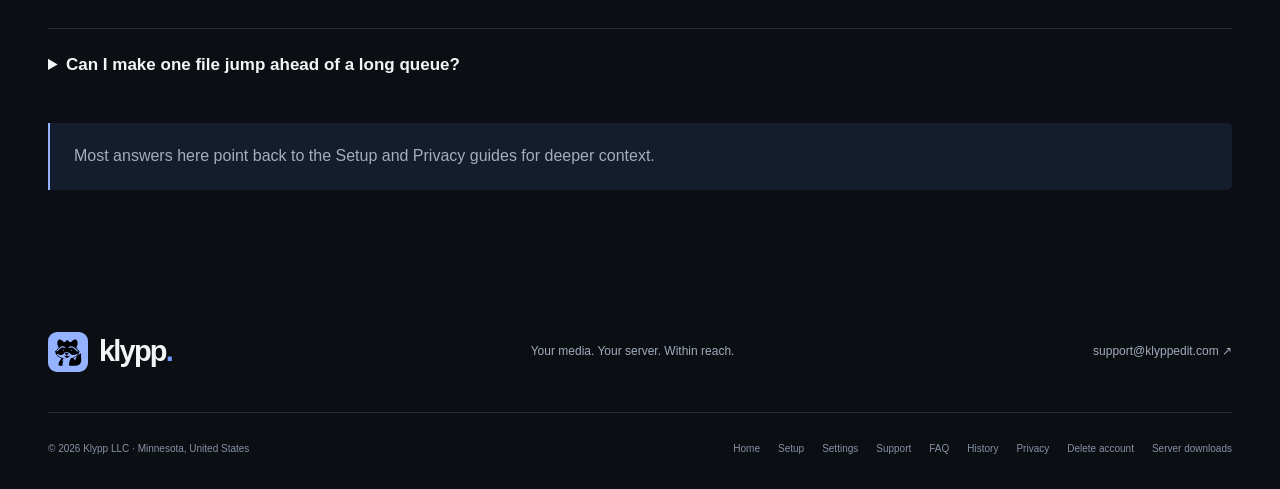
<file: faq/index.html>
<!DOCTYPE html>
<html lang="en">

<head>
  <meta charset="UTF-8" />
  <title>Klypp FAQ</title>
  <meta name="viewport" content="width=device-width, initial-scale=1" />
  <meta name="description" content="Common questions about Klypp uploads, folders, direct uploads, and support." />
  <link rel="stylesheet" href="../assets/site.css">
<link rel="stylesheet" href="../assets/documentation.css">
</head>

<body>
<a class="skip" href="#main">Skip to content</a>
<header class="site-header">
<div class="container nav-row">
<a class="logo" href="../" aria-label="Klypp home">
<img class="brand-mascot" src="../assets/klypp-mascot.svg" width="40" height="40" alt="">klypp<span class="brand-dot">.</span>
</a>
<nav aria-label="Main navigation">
<a href="../index.html#how-it-works">How it works</a>
<a href="../downloads/index.html">Downloads</a>
<a href="../documentation/index.html">Documentation</a>
<a href="../support/index.html">Support</a>
</nav>
<a class="button small" href="../downloads/index.html">Get started <span aria-hidden="true">↗</span>
</a>
</div>
</header>
<main id="main" class="container document-content"><nav class="document-nav" aria-label="Guides and resources"><a href="../setup/index.html">Setup</a><a href="../settings/index.html">Settings</a><a href="../AdvancedDocumentation/index.html">Advanced guide</a><a href="../faq/index.html" aria-current="page">FAQ</a><a href="../history/index.html">History</a><a href="../privacy/index.html">Privacy</a></nav><header class="page-intro"><p class="eyebrow">Help Center</p><h1>Frequently Asked Questions</h1><p class="subtitle">Quick answers about uploads, folders, privacy, and support.</p></header>

    <section class="card">
      <h2>Questions we hear most often</h2>
      <div class="faq-list">
        <details open>
          <summary>What is Klypp and how is my media handled?</summary>
          <p>The Klypp mobile app moves your private/authorized media from your phone to your self-hosted media server. A relay operated by Klypp LLC simply routes the encrypted transfer; it never stores or inspects the payloads. The files remain on your devices and the server you control. For more privacy details, see the <a href="../privacy/index.html">Privacy page</a>.</p>
        </details>

        <details>
          <summary>What Linux permissions helper should I run?</summary>
          <p>We publish a Linux Helper Script on the <a href="../downloads/index.html">Downloads page</a> that adjusts ownership/permissions for the <code>klypp</code> service user. Run that script once after installing to avoid “access denied” errors when the server scans your folders.</p>
        </details>

        <details>
          <summary>How should I configure FileSave, Incomplete, and Completed folders?</summary>
          <p>The recommended flow is: FileSaveLocation receives uploads from the mobile app, IncompletePath holds files while they are still being written, and CompletedPath is where Klypp picks up finished transfers to route them into Movies, TV, or Music destinations. Some torrent clients can use the same folder for incomplete and completed downloads, but separate folders are usually easier to manage.</p>
        </details>

        <details>
          <summary>Can I use Klypp with a torrent client?</summary>
          <p>Yes. Klypp can work with torrent clients that watch for new <code>.torrent</code> files and use incomplete and completed download folders. qBittorrent is one example; see the <a href="../setup/index.html#torrent-client">Torrent Client Setup guide</a> for the recommended folder flow. Only use torrents for media you are legally authorized to download and share.</p>
        </details>

        <details>
          <summary>Why use File Completed Mover quiet hours?</summary>
          <p>Quiet hours let new files build in the Processing Queue without repeatedly waking a NAS during the day. When the mover resumes, Klypp processes the saved queue during your chosen window. See <a href="../settings/#mover">File Completed Mover and quiet hours</a> for details.</p>
        </details>

        <details>
          <summary>How does Plex Media Sync avoid full library scans?</summary>
          <p>After a successful move, Klypp tells Plex exactly which movie, episode, or music album changed instead of relying on Plex's broad library scans or unreliable folder watching. Klypp then checks whether Plex lists the media and can notify you when it is ready to watch. This is especially helpful for large libraries. Klypp Drive Location paths must exactly match the library paths used by Plex on that server. See <a href="../settings/#plex">Plex Media Sync</a>.</p>
        </details>

        <details>
          <summary>What can Klypp scripts run?</summary>
          <p>Klypp can run any command or script that the Klypp Server machine can run from the command line, subject to the permissions available to the Klypp service. Scripts can be run and scheduled from Klypp Server or the mobile app. See <a href="../settings/#scripts">Scripts</a>.</p>
        </details>

        <details>
          <summary>Can I split media by 4K and kids content?</summary>
          <p>Yes. Add paired destinations for TV/TV4K and Movie/Movie4K, and optionally KidsTV/KidsTV4K and KidsMovie/KidsMovie4K to override standard folders for family-friendly titles. The <a href="../setup/index.html#advanced-movies">Advanced movie setups</a> and <a href="../setup/index.html#advanced-tv">TV setups</a> sections show practical examples.</p>
        </details>

        <details>
          <summary>How does TV drive priority work?</summary>
          <p>The app scans your listed TV drives in priority order (1→N). If it finds the show on a drive while scanning, it keeps writing new episodes there. If the show is absent from every listed drive, the new show lands on the last (N) drive. Add new drives with higher numbers so older shows keep writing to their current location. See <a href="../setup/index.html#tv-priority">TV: Multiple Drives &amp; Priority</a> for the exact behavior.</p>
        </details>

        <details>
          <summary>What are common setup mistakes to avoid?</summary>
          <p>Typical issues: missing the three-folder flow (FileSave → Incomplete → Completed), letting CompletedPath receive uploads directly, forgetting to run the Linux helper (permissions), removing a TV drive mid-series (it splits your collection), or forgetting to mark destinations like Kids or 4K. Always verify <em>CompletedPath</em> is writable by the <code>klypp</code> user.</p>
        </details>

        <details>
          <summary>What permissions does the mobile app need?</summary>
          <p>The app requests access to Files/Photos to select uploads, Local Network (iOS) to discover servers, and optional Notifications for transfer status. You can revoke any permission later in your device settings.</p>
        </details>

        <details>
          <summary>How do I contact support or request data deletion?</summary>
          <p>Email <a href="mailto:support@klyppedit.com">support@klyppedit.com</a> for help, and use <a href="/delete-account/index.html">the Delete Account page</a> for the steps and timeline. If you can’t complete the button flow, reach out to <a href="mailto:privacy@klyppedit.com">privacy@klyppedit.com</a> with your OS, KlyppServer version, and any repro details so we can assist.</p>
        </details>

        <details>
          <summary>What happens if the mover sees a .rar file?</summary>
          <p>Before the file moves, Klypp runs an unrar step so the archive is expanded and the contained media is processed instead of the compressed package.</p>
        </details>

        <details>
          <summary>What if my computer reboots while transfers are running?</summary>
          <p>We track every file in the database, so an interrupted transfer is remembered. When the box boots back up, Klypp resumes processing the queued files automatically.</p>
        </details>

        <details>
          <summary>Can I make one file jump ahead of a long queue?</summary>
          <p>Yes. Tap “Jump queue” from the mobile app or server UI and that file moves to the front of the processor so it runs next.</p>
        </details>

      </div>
      <p class="note">Most answers here point back to the Setup and Privacy guides for deeper context.</p>
    </section></main>
<footer class="container site-footer">
<div class="footer-top">
<a class="logo" href="../"><img class="brand-mascot" src="../assets/klypp-mascot.svg" width="40" height="40" alt="">klypp<span class="brand-dot">.</span>
</a>
<p>Your media. Your server. Within reach.</p>
<a href="mailto:support@klyppedit.com">support@klyppedit.com ↗</a>
</div>
<div class="footer-bottom">
<span>© 2026 Klypp LLC · Minnesota, United States</span>
<nav aria-label="Footer navigation">
<a href="../">Home</a>
<a href="../setup/index.html">Setup</a>
<a href="../settings/index.html">Settings</a>
<a href="../support/index.html">Support</a>
<a href="../faq/index.html">FAQ</a>
<a href="../history/index.html">History</a>
<a href="../privacy/index.html">Privacy</a>
<a href="../delete-account/index.html">Delete account</a>
<a href="https://app.klyppedit.com/swagger">Server downloads</a>
</nav>
</div>
</footer>
</body>
</html>
</file>
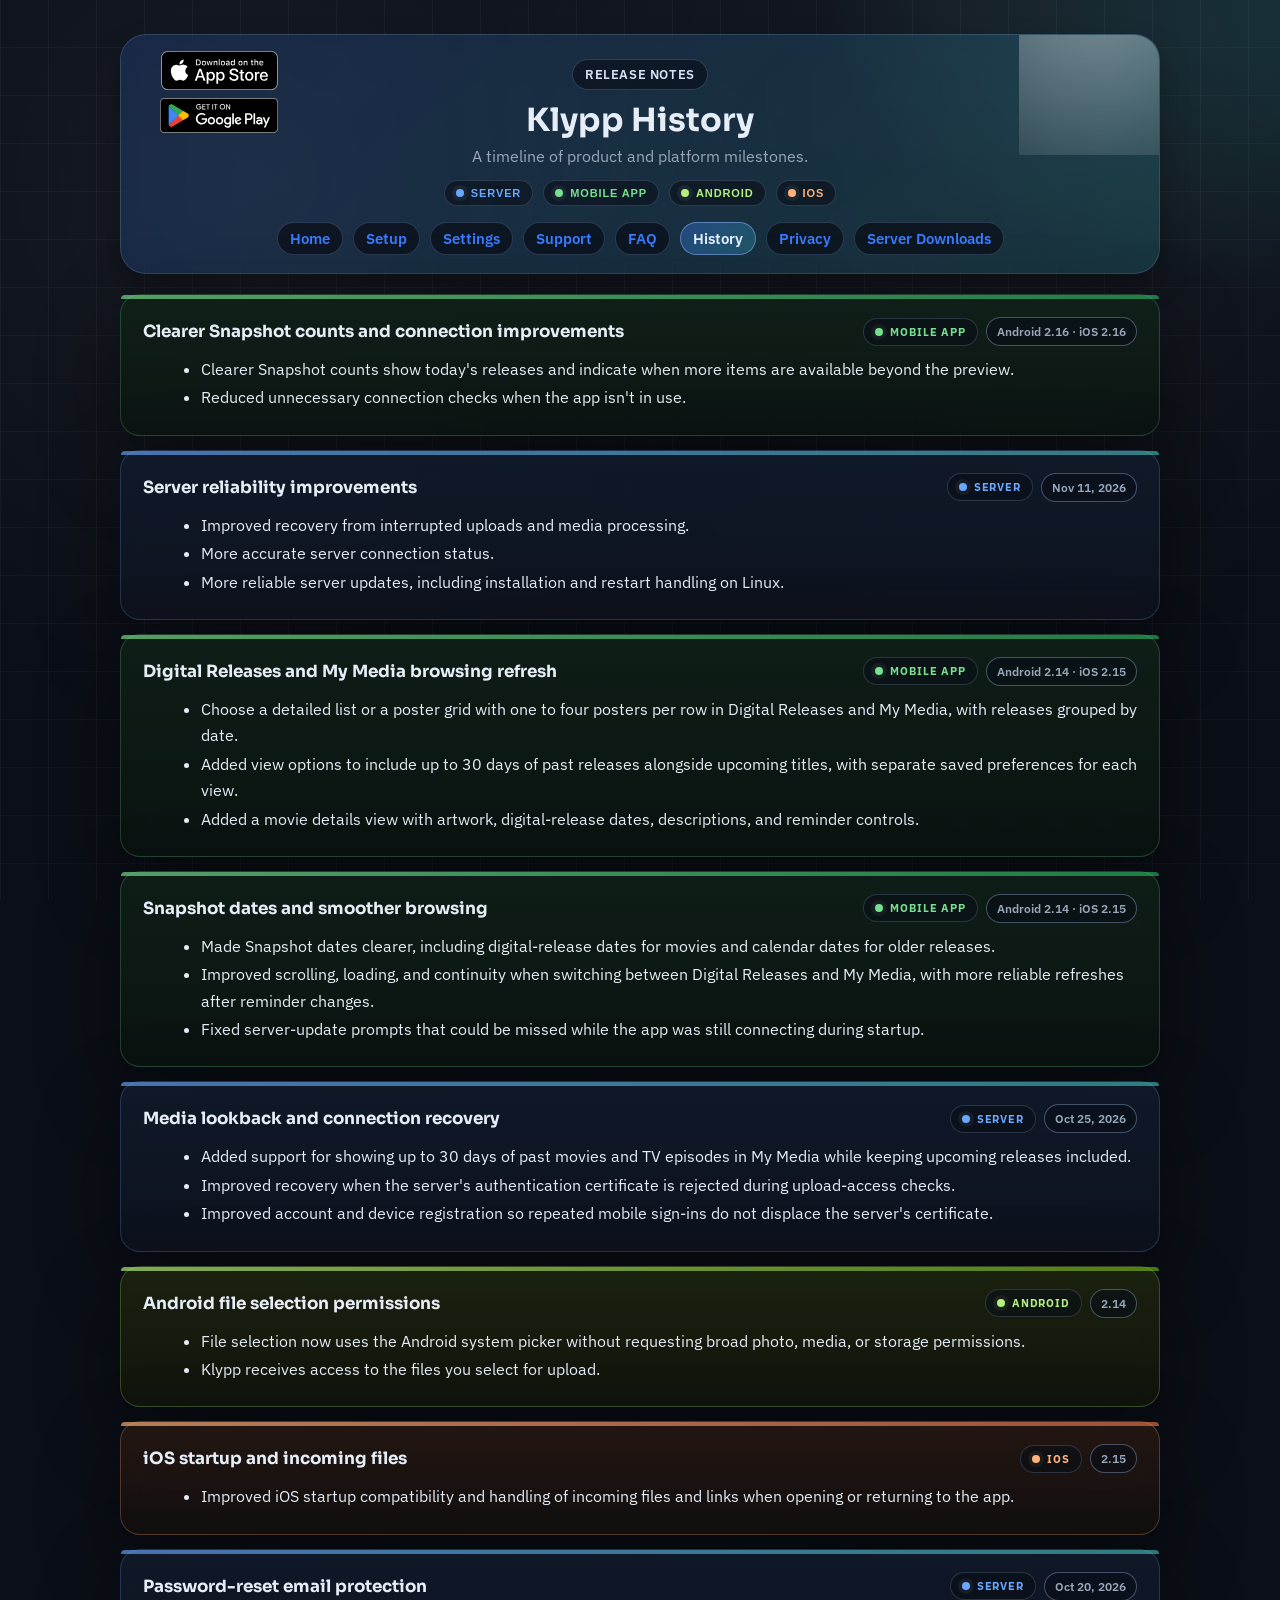
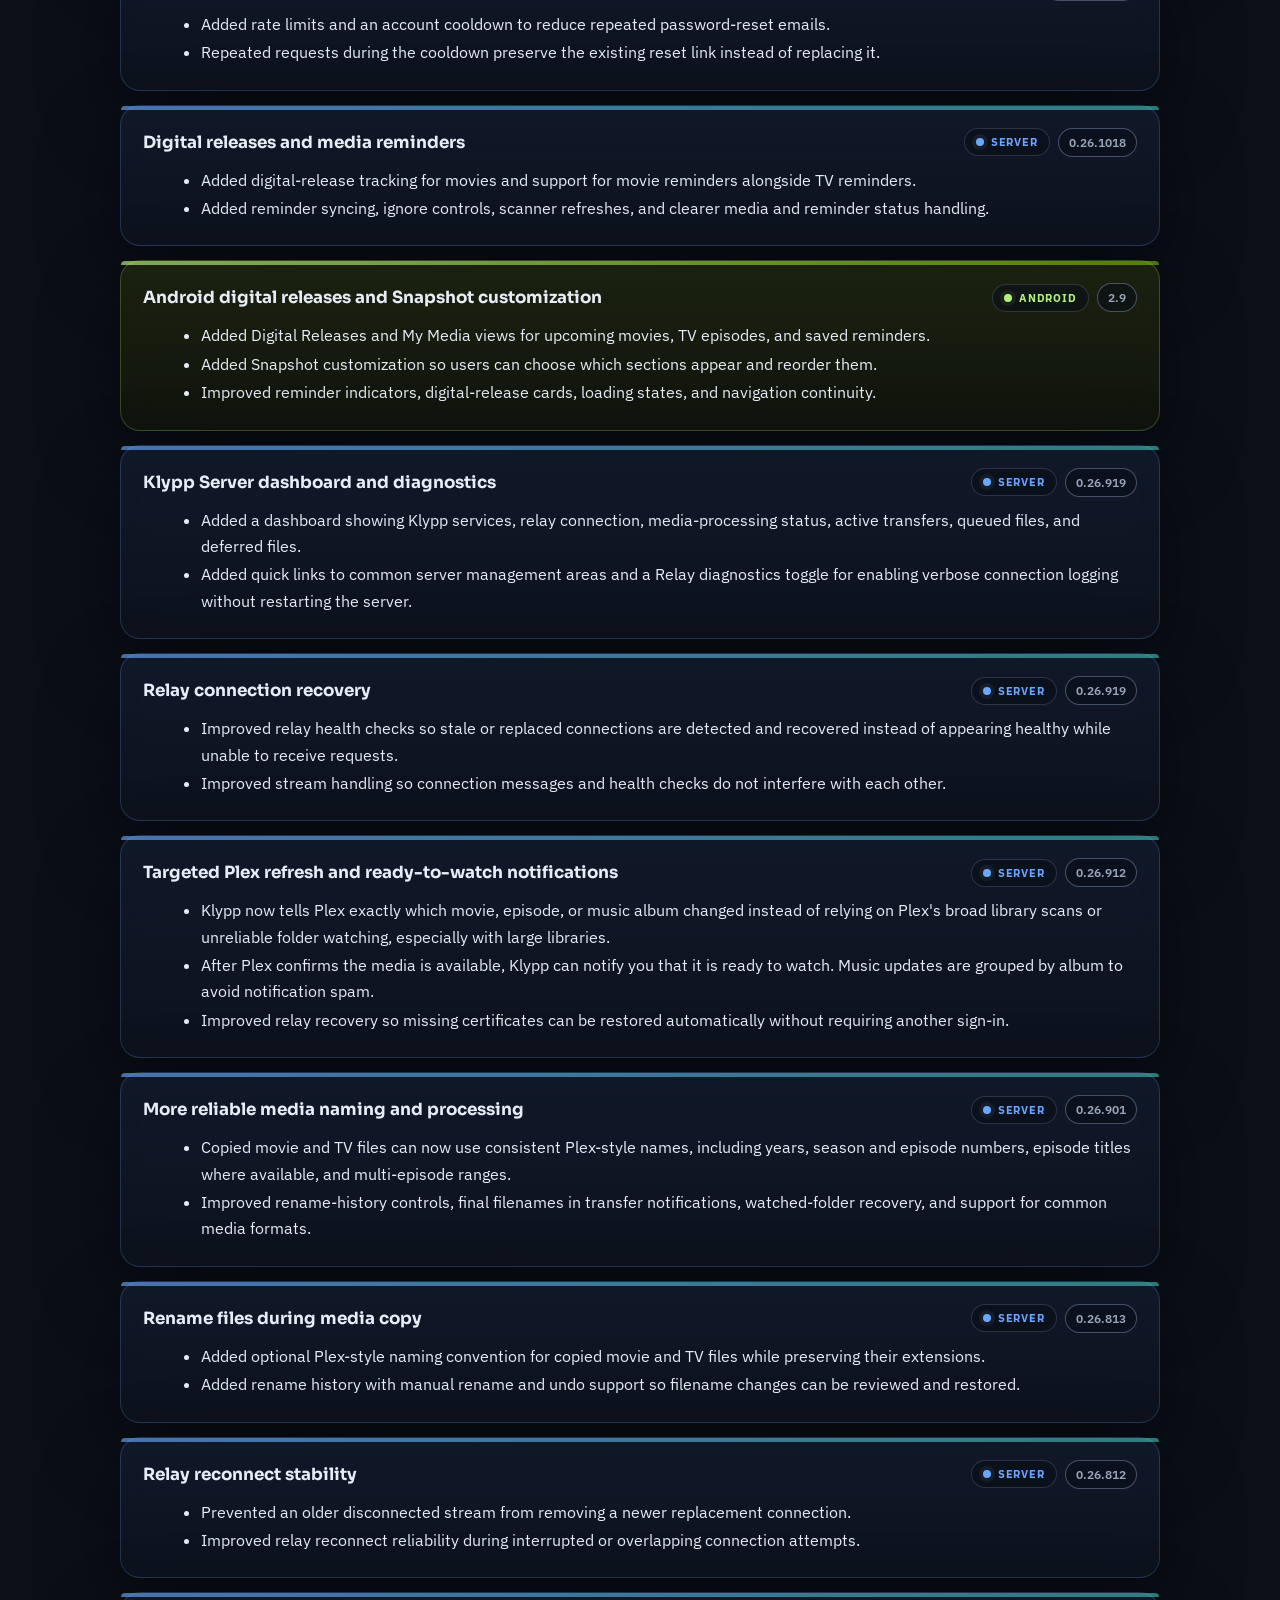
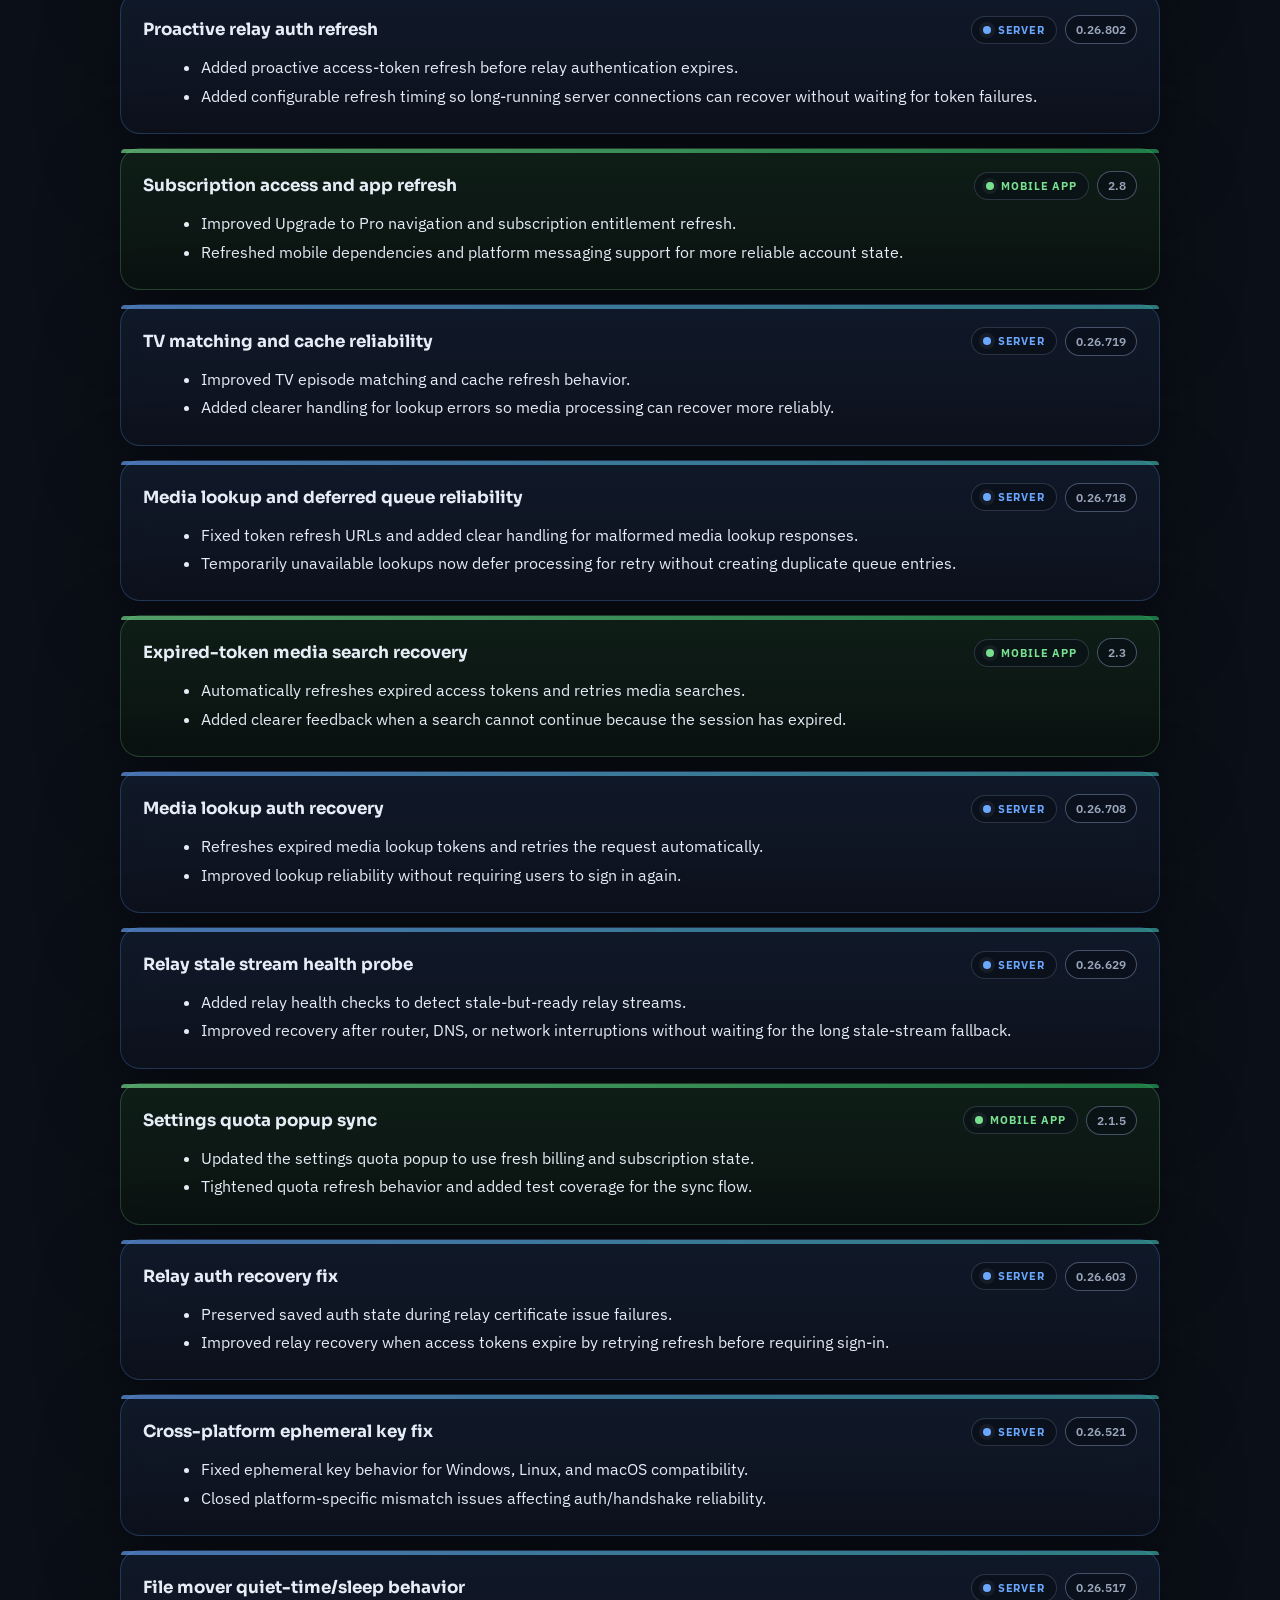
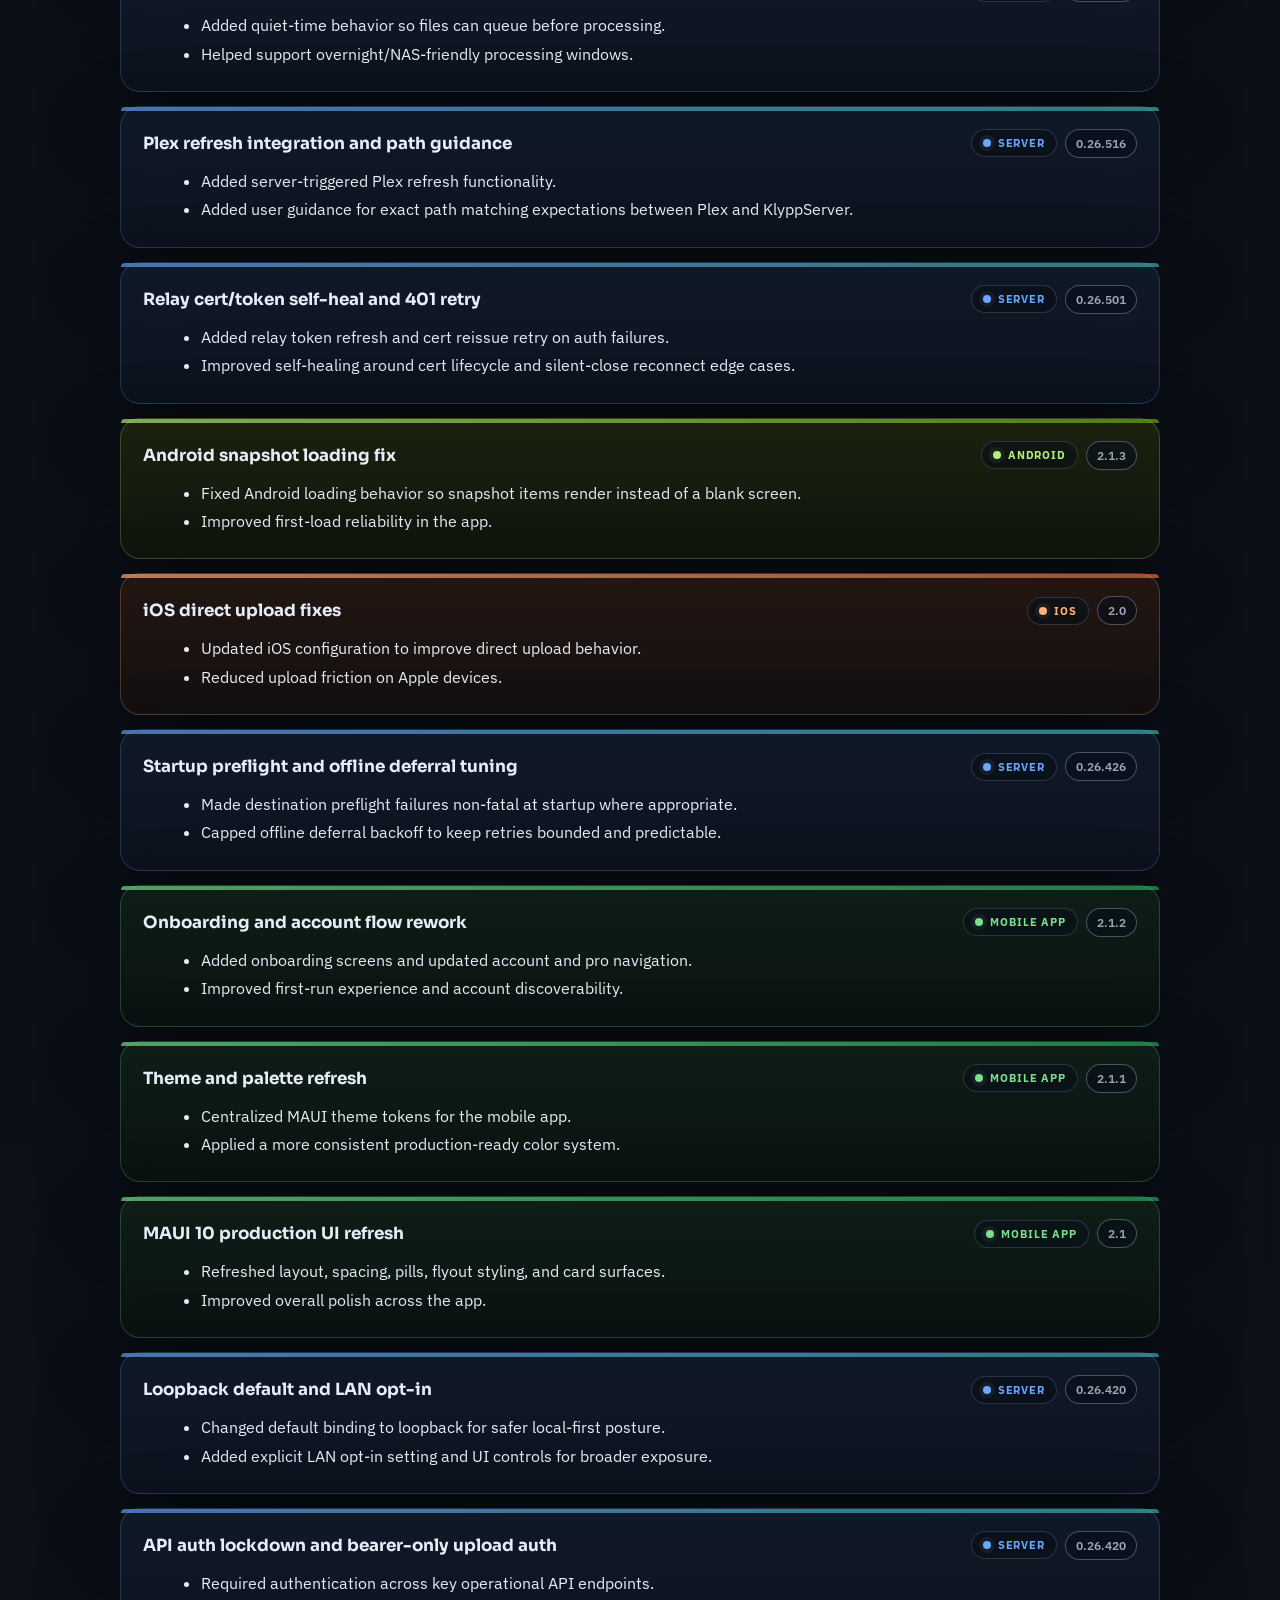
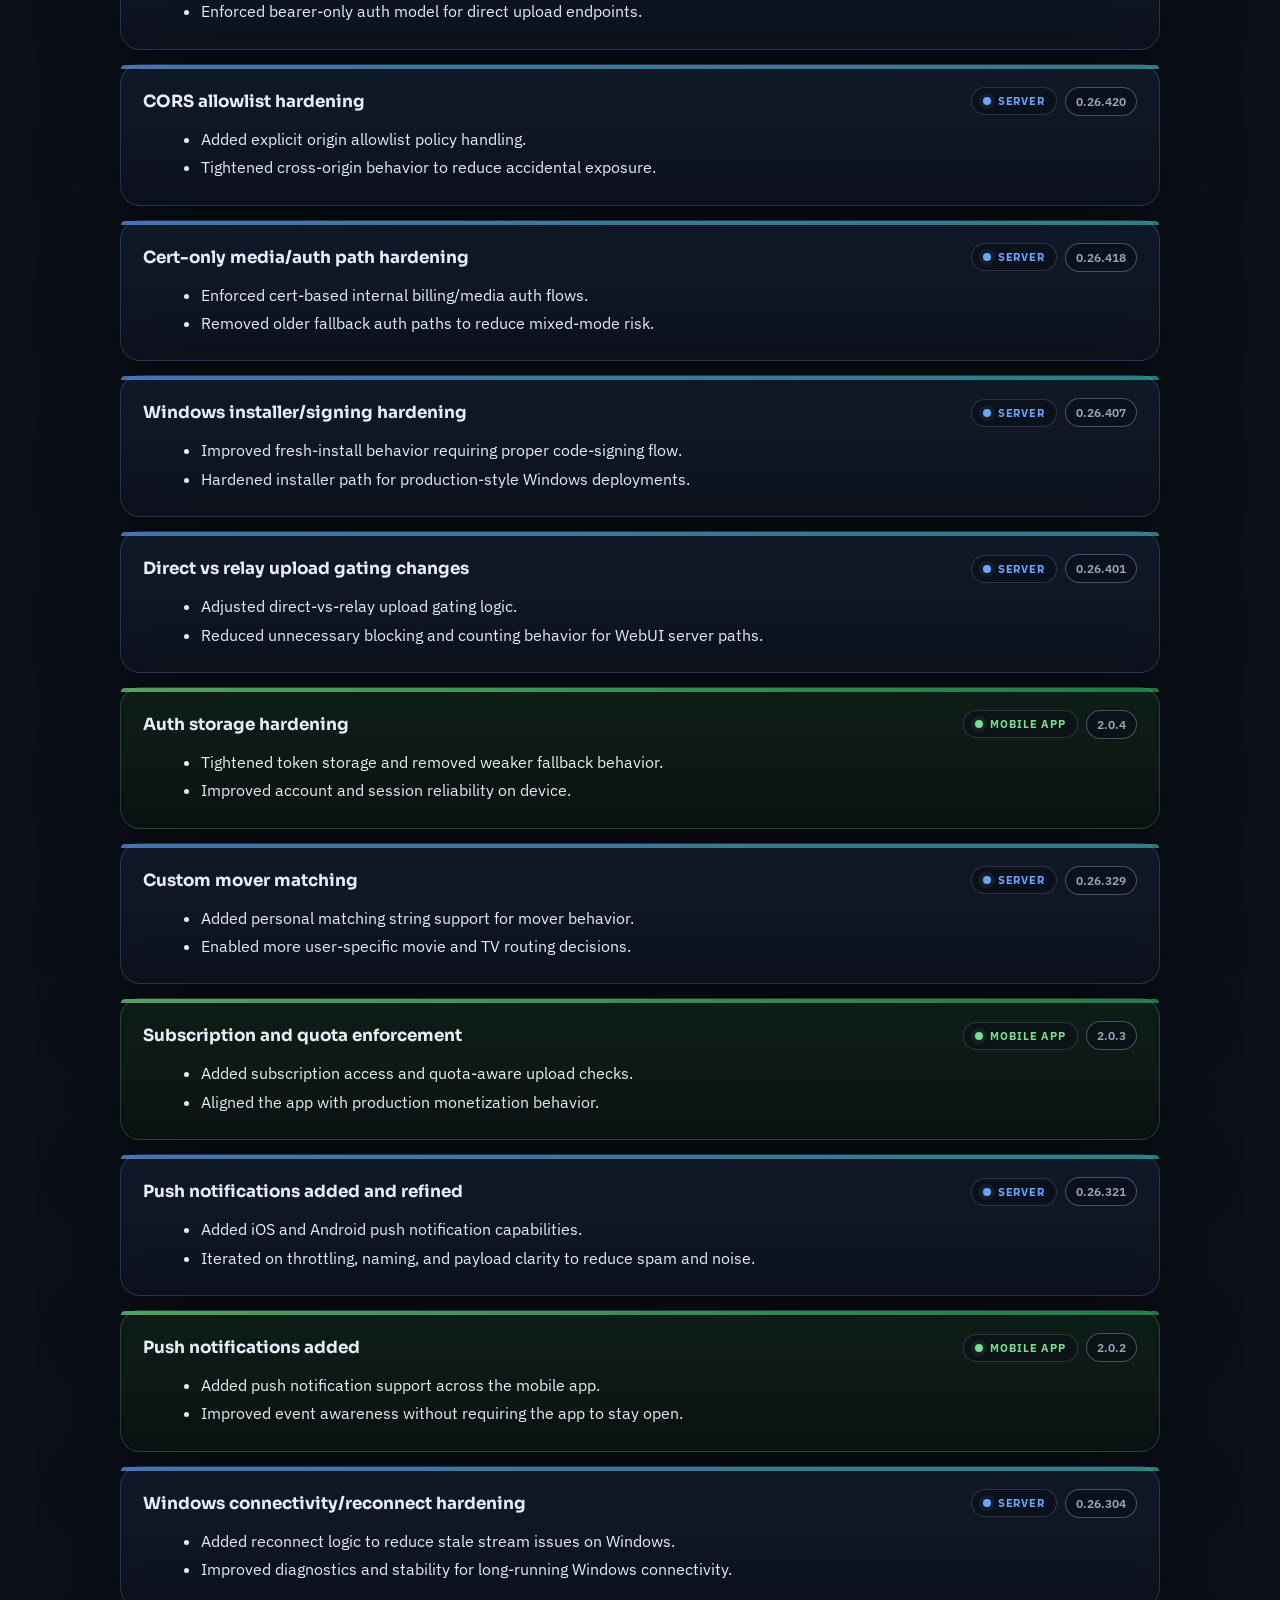
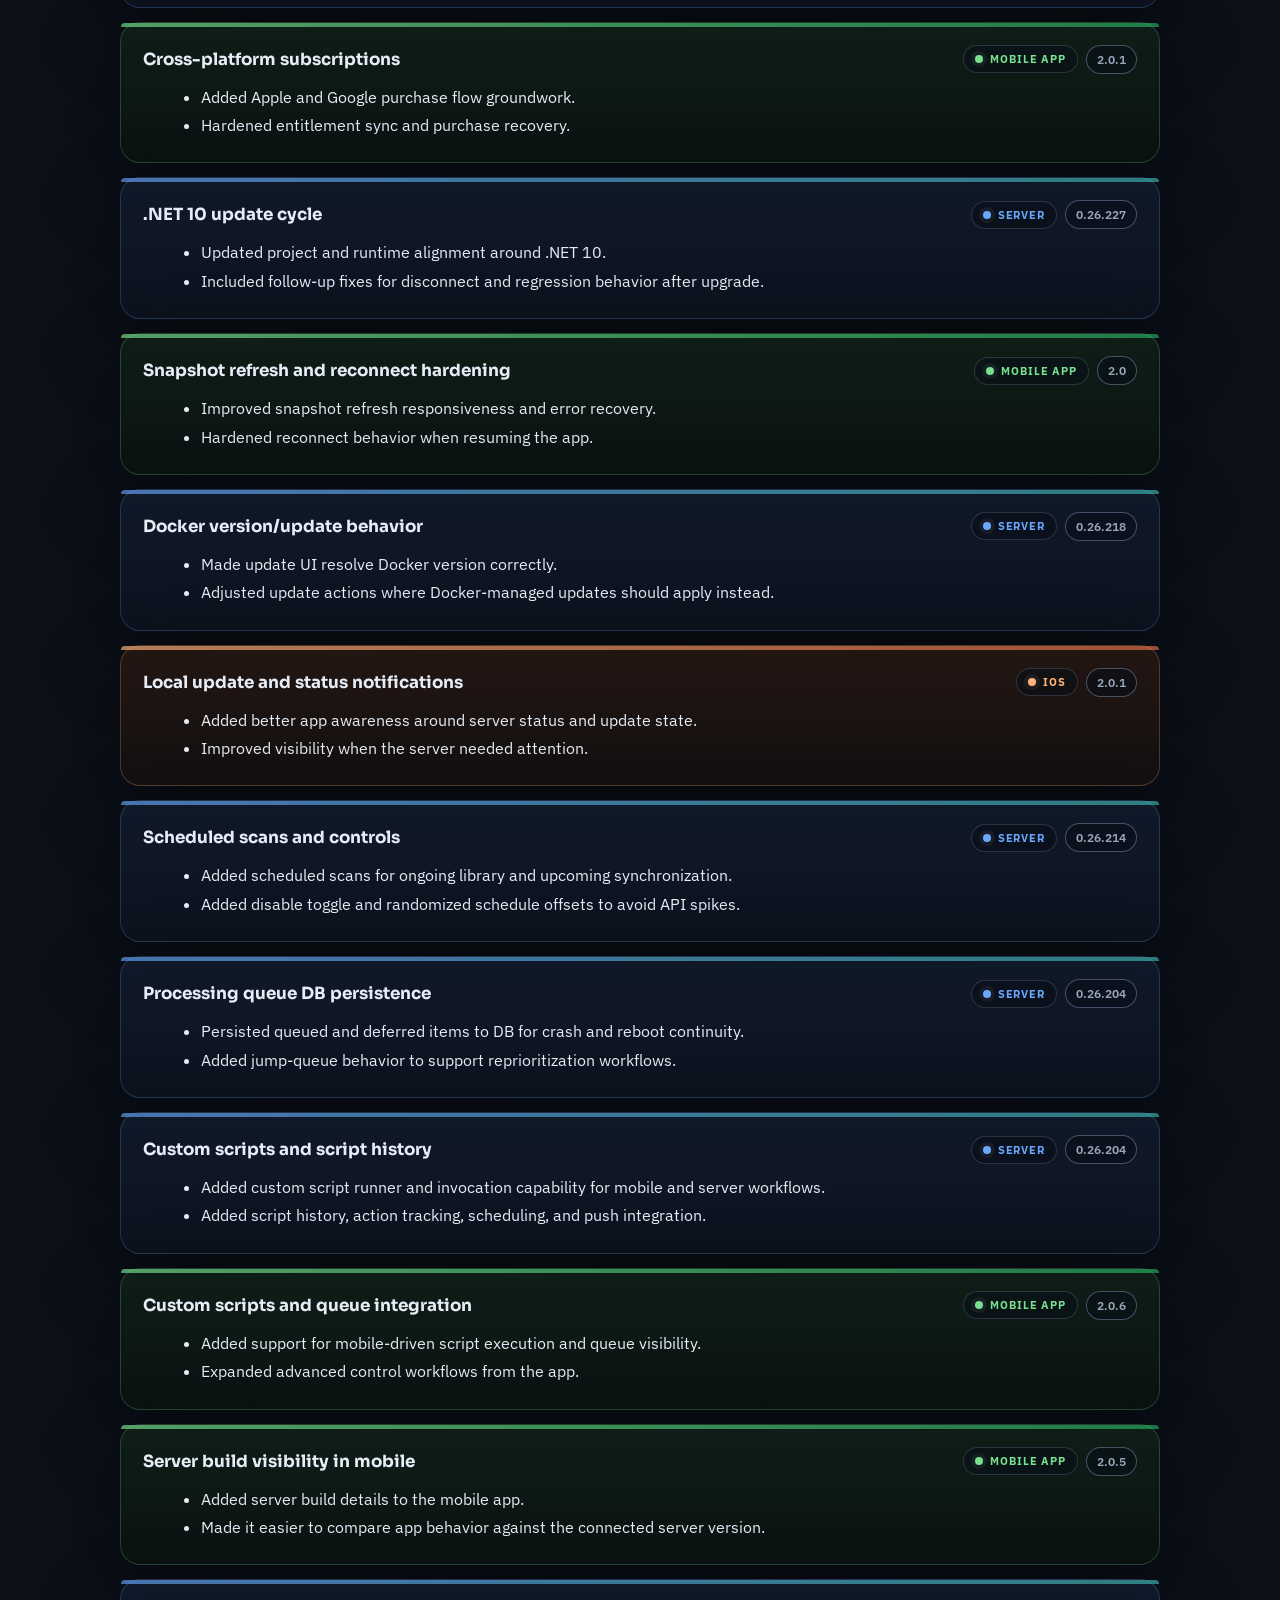
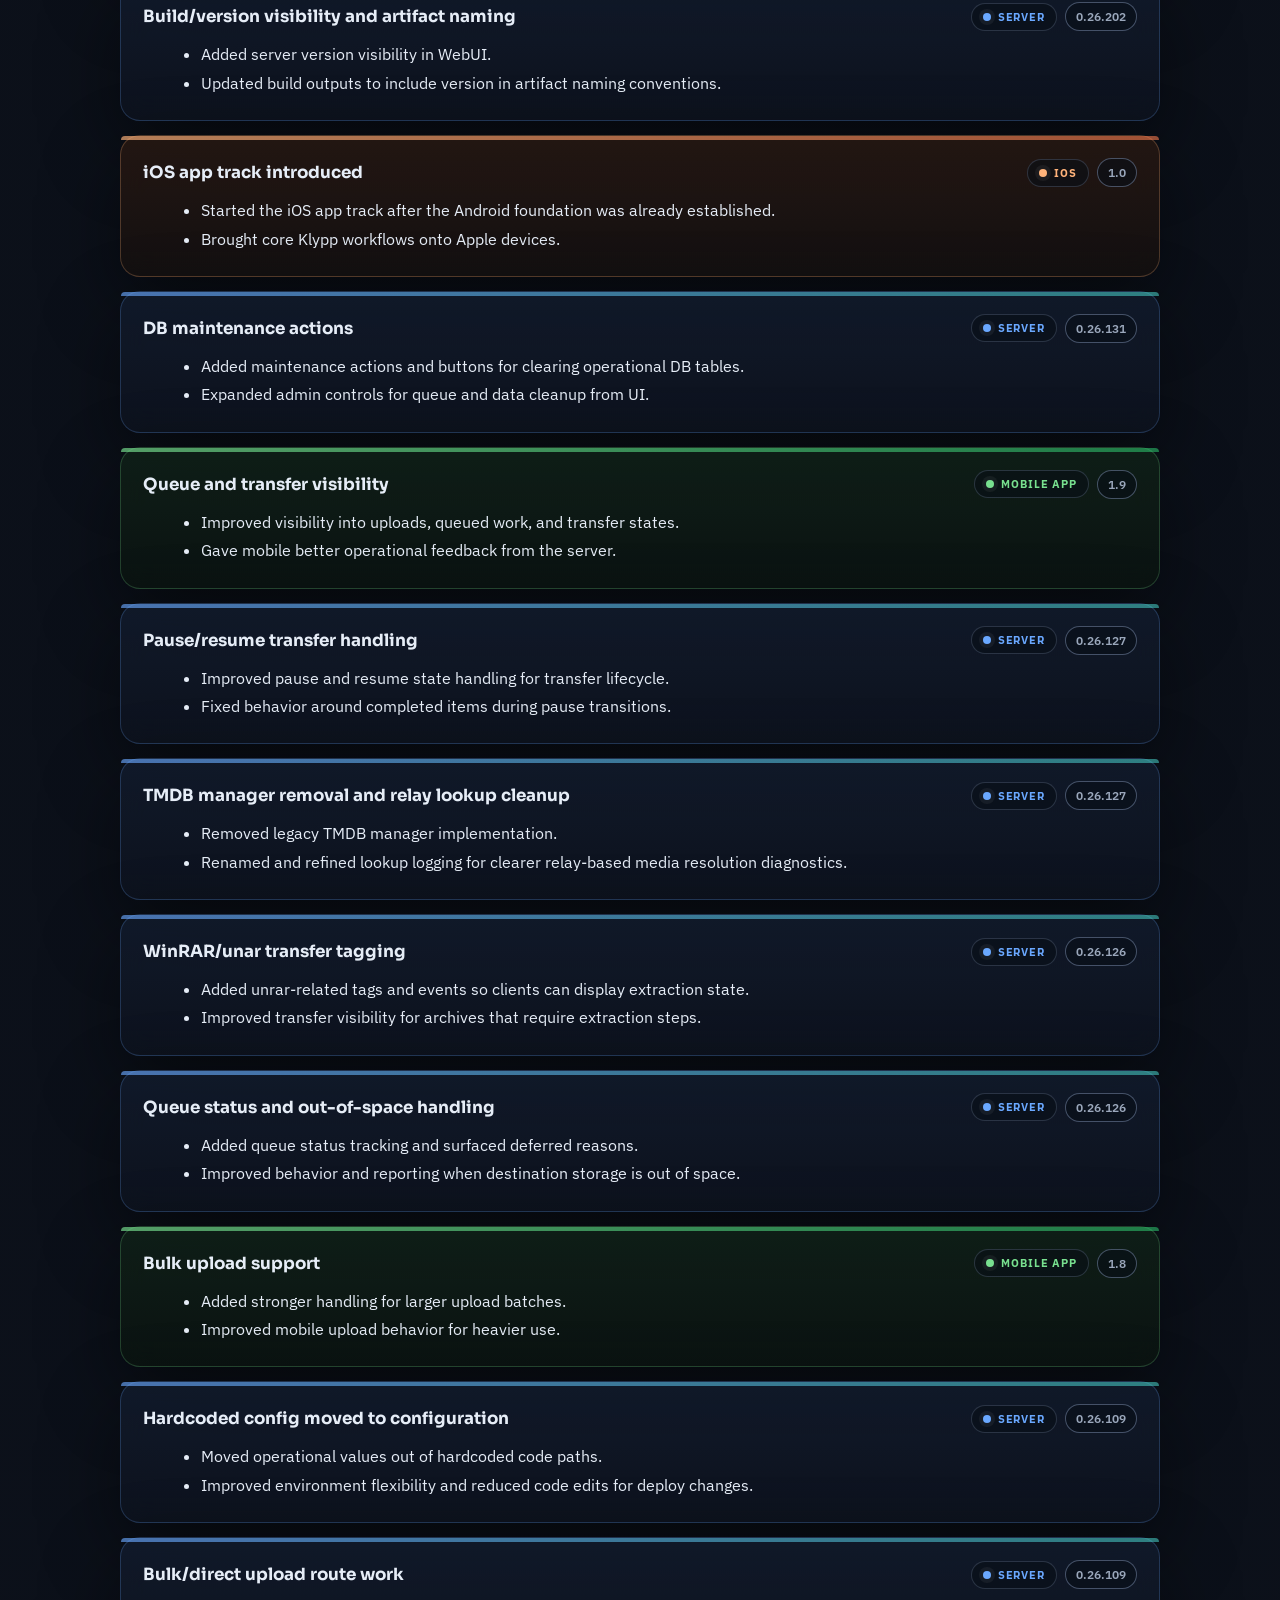
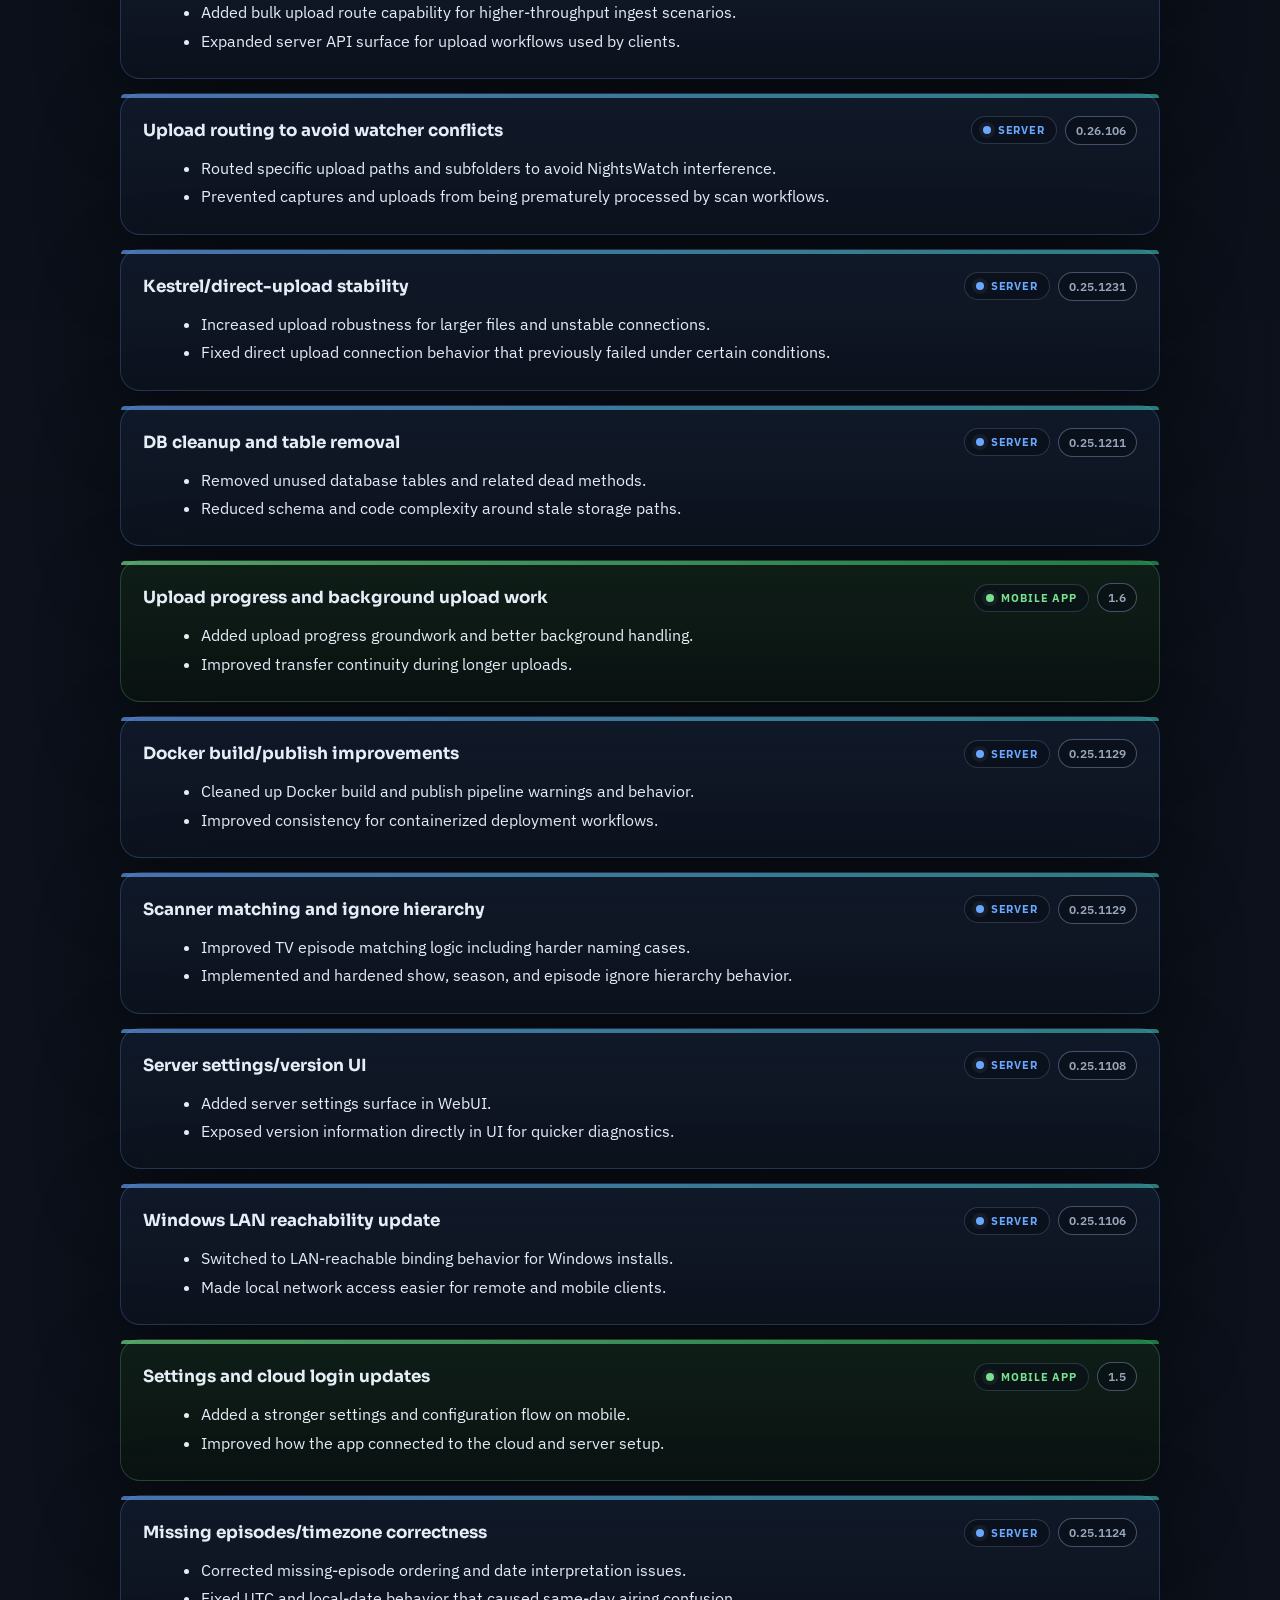
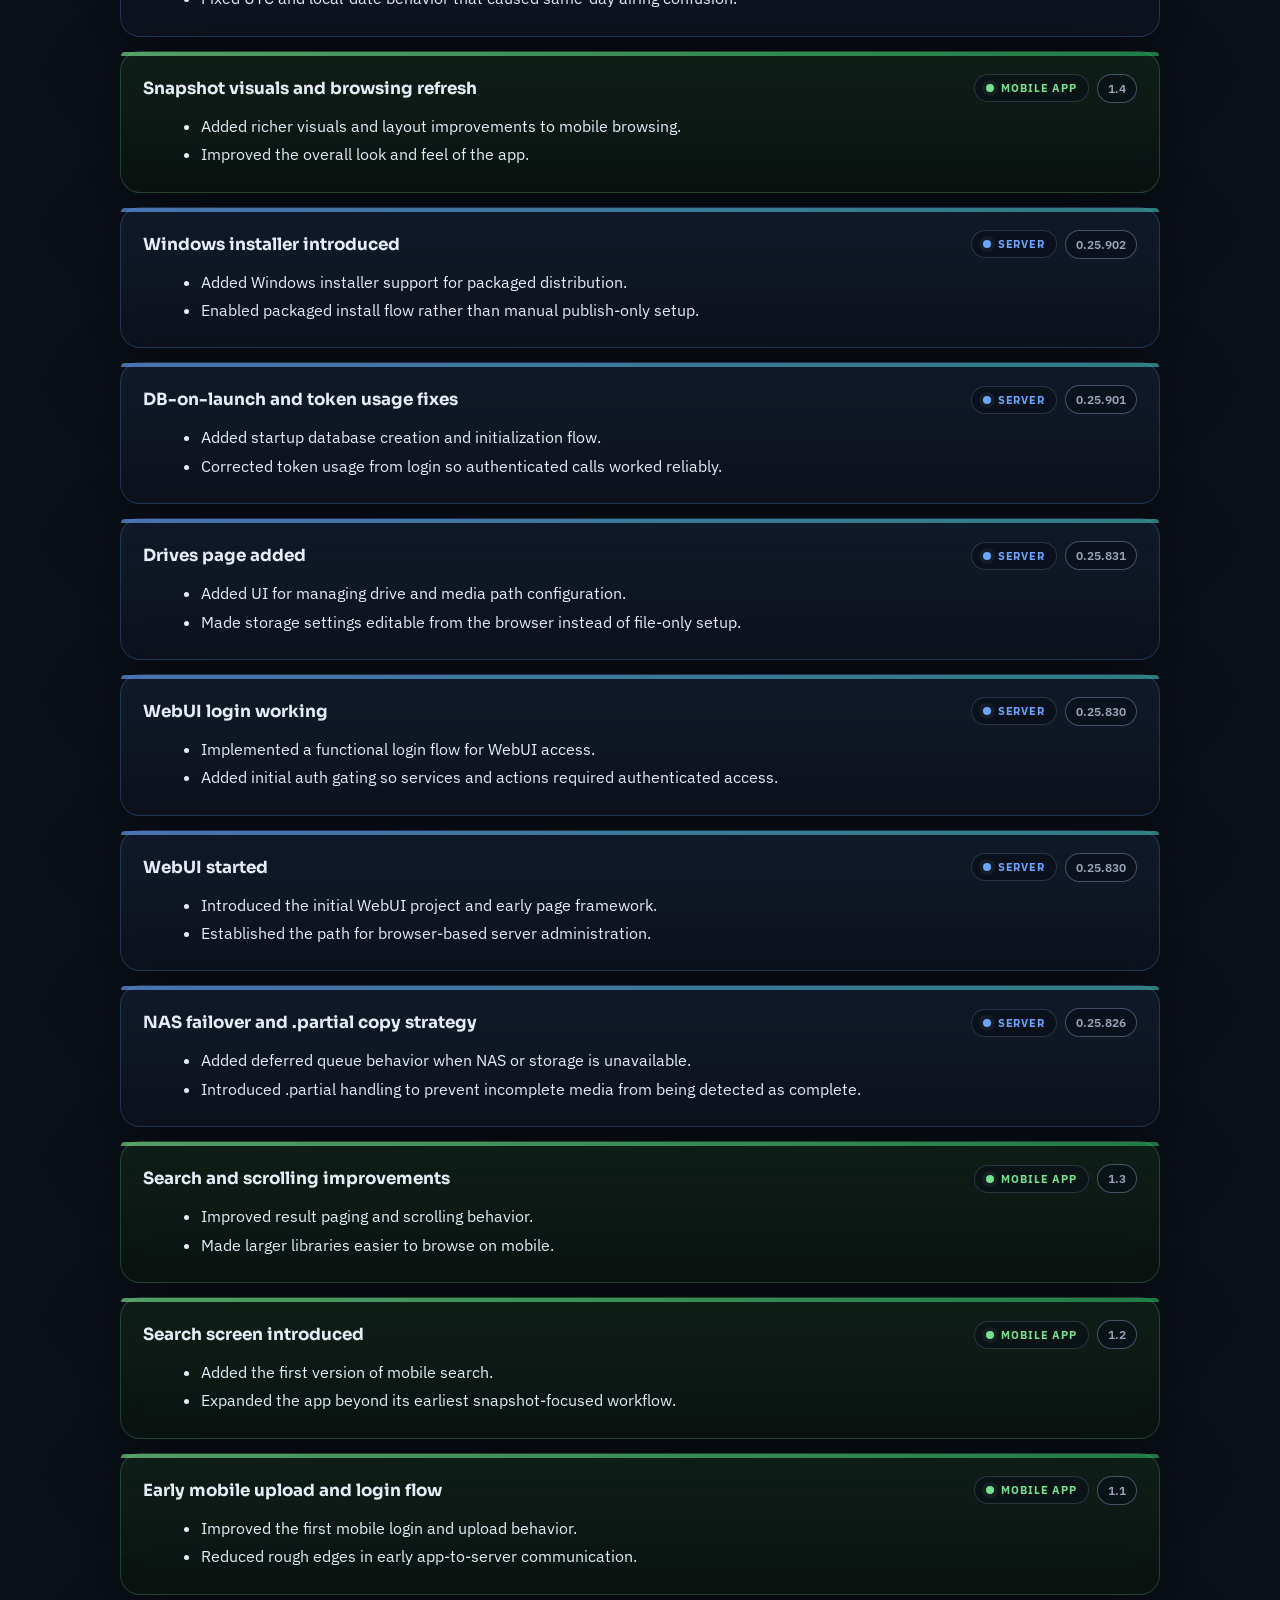
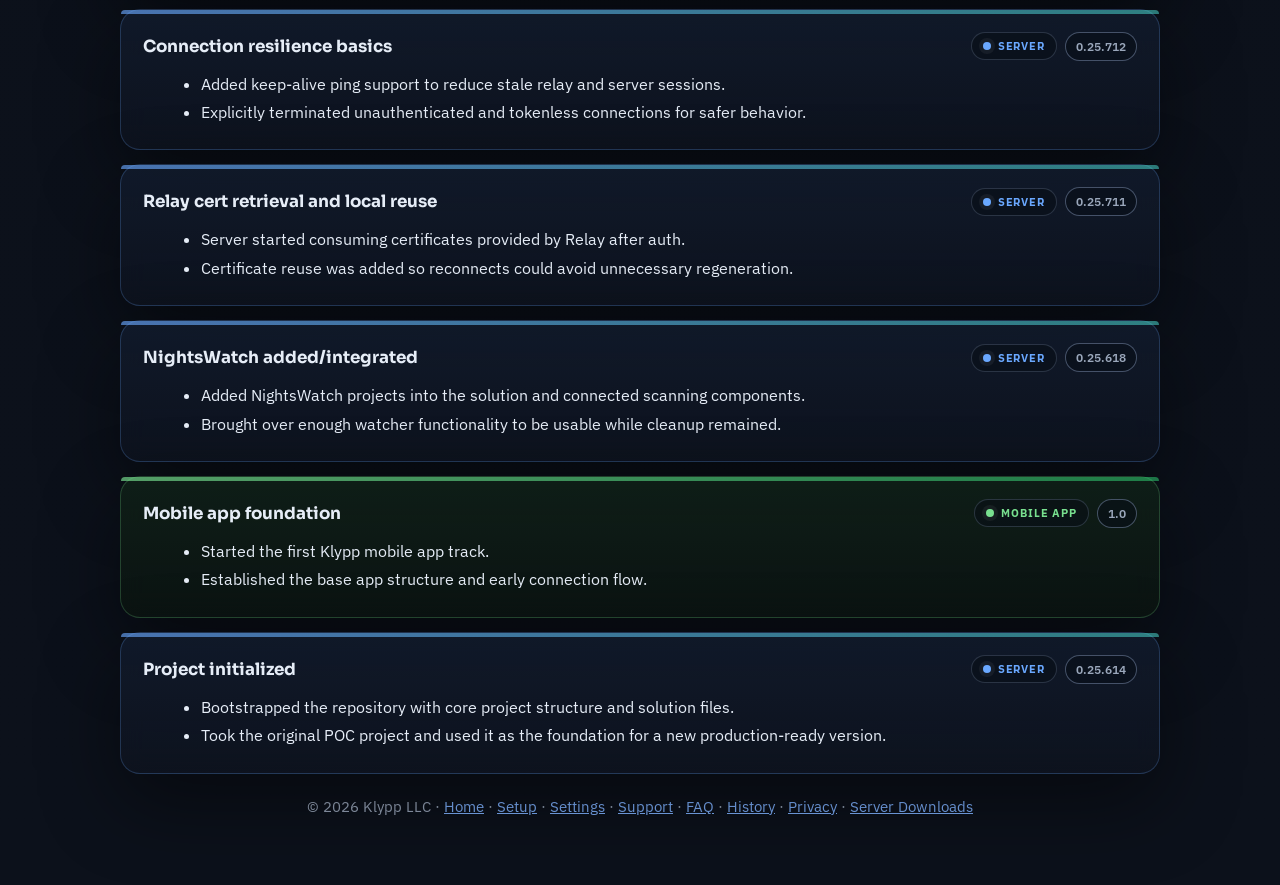
<file: history/index.html>
<!DOCTYPE html>
<html lang="en">
<head>
  <meta charset="UTF-8" />
  <title>Klypp History</title>
  <meta name="viewport" content="width=device-width, initial-scale=1" />
  <meta name="description" content="Release and milestone history for Klypp and KlyppServer." />
  <style>
    @import url("https://fonts.googleapis.com/css2?family=Sora:wght@500;600;700&family=IBM+Plex+Sans:wght@400;500;600;700&display=swap");

    :root {
      --bg: #0b0f17;
      --fg: #e6edf7;
      --muted: #9aa7bb;
      --card: rgba(17, 23, 36, 0.72);
      --link: #7fb2ff;
      --accent: #3a7bff;
      --accent-2: #36d1dc;
      --ring: rgba(63, 135, 255, .28);
      --radius: 20px;
      --border: rgba(141, 162, 196, .18);
      --shadow: 0 28px 80px rgba(0, 0, 0, .45);
      --shadow-soft: 0 14px 30px rgba(0, 0, 0, .28);
      --server-accent: #6aa8ff;
      --server-accent-2: #47d0c7;
      --mobile-accent: #78e08f;
      --mobile-accent-2: #2ecc71;
      --android-accent: #b5f07d;
      --android-accent-2: #84cc16;
      --ios-accent: #ffb37a;
      --ios-accent-2: #ff7f50;
    }

    * { box-sizing: border-box; }

    body {
      font-family: "IBM Plex Sans", "Segoe UI", Tahoma, sans-serif;
      margin: 0;
      padding: 34px 16px 54px;
      background:
        radial-gradient(900px 520px at 5% -10%, rgba(58, 123, 255, .22) 0%, rgba(58, 123, 255, 0) 60%),
        radial-gradient(1000px 520px at 110% 0%, rgba(54, 209, 220, .18) 0%, rgba(54, 209, 220, 0) 60%),
        radial-gradient(1000px 700px at 50% 120%, rgba(20, 27, 45, .9) 0%, rgba(11, 15, 23, 0) 60%),
        linear-gradient(180deg, #0b0f17 0%, #0c111b 100%);
      color: var(--fg);
    }

    body::before {
      content: "";
      position: fixed;
      inset: 0;
      background:
        radial-gradient(circle at 20% 20%, rgba(255, 255, 255, .05), transparent 45%),
        radial-gradient(circle at 80% 10%, rgba(255, 255, 255, .05), transparent 45%),
        linear-gradient(90deg, rgba(255, 255, 255, .04) 1px, transparent 1px) 0 0/48px 48px,
        linear-gradient(0deg, rgba(255, 255, 255, .03) 1px, transparent 1px) 0 0/48px 48px;
      pointer-events: none;
      z-index: -1;
    }

    .wrap { max-width: 1040px; margin: 0 auto; }

    header.hero {
      text-align: center;
      margin-bottom: 20px;
      background: linear-gradient(135deg, rgba(58, 123, 255, .18), rgba(54, 209, 220, .16));
      border: 1px solid rgba(122, 150, 200, .25);
      border-radius: 26px;
      padding: 24px 20px 18px;
      box-shadow: var(--shadow-soft);
      position: relative;
      overflow: hidden;
      backdrop-filter: blur(8px);
      min-height: 220px;
      display: flex;
      flex-direction: column;
      align-items: center;
      justify-content: center;
    }

    header.hero::after {
      content: "";
      position: absolute;
      width: 260px;
      height: 260px;
      right: -120px;
      top: -140px;
      background: radial-gradient(circle at 30% 30%, rgba(255, 255, 255, .45), rgba(255, 255, 255, 0));
      pointer-events: none;
    }

    .hero-badges {
      position: absolute;
      top: 16px;
      left: 16px;
      display: inline-flex;
      flex-direction: column;
      gap: 8px;
      align-items: center;
      z-index: 2;
    }

    .store-badge { display: inline-flex; align-items: center; text-decoration: none; background: transparent; padding: 0; border-radius: 0; }
    .store-badge img { width: 150px; height: 35px; object-fit: contain; display: block; }
    .store-badge.ios img { width: 164px; height: 39px; }

    .eyebrow {
      display: inline-flex;
      align-items: center;
      gap: 8px;
      padding: 6px 12px;
      border-radius: 999px;
      background: rgba(10, 16, 28, .7);
      border: 1px solid rgba(141, 162, 196, .28);
      color: #d6e2f5;
      font-weight: 600;
      font-size: .82rem;
      margin-bottom: 10px;
      text-transform: uppercase;
      letter-spacing: .6px;
    }

    h1 { margin: 0 0 6px; font-family: "Sora", "Trebuchet MS", sans-serif; }
    .subtitle { color: var(--muted); margin: 0; }
    .legend {
      display: flex;
      gap: 10px;
      justify-content: center;
      flex-wrap: wrap;
      margin: 14px 0 2px;
    }

    .legend-filter,
    .legend-pill,
    .entry-kind {
      display: inline-flex;
      align-items: center;
      gap: 7px;
      padding: 6px 11px;
      border-radius: 999px;
      border: 1px solid rgba(141, 162, 196, .24);
      background: rgba(9, 14, 24, .58);
      font-size: 11px;
      font-weight: 700;
      letter-spacing: .08em;
      text-transform: uppercase;
      color: #e6edf7;
    }

    .legend-filter {
      appearance: none;
      cursor: pointer;
      transition: transform .16s ease, border-color .16s ease, background .16s ease, opacity .16s ease;
    }

    .legend-filter:hover {
      transform: translateY(-1px);
      border-color: rgba(196, 210, 232, .38);
      background: rgba(15, 22, 36, .76);
    }

    .legend-filter.is-off {
      opacity: .55;
      background: rgba(9, 14, 24, .28);
      border-color: rgba(141, 162, 196, .14);
    }

    .legend-pill::before,
    .legend-filter::before,
    .entry-kind::before {
      content: "";
      width: 8px;
      height: 8px;
      border-radius: 999px;
      background: currentColor;
      box-shadow: 0 0 0 4px rgba(255, 255, 255, .05);
    }

    nav {
      display: flex;
      gap: 10px;
      justify-content: center;
      margin: 14px 0 0;
      flex-wrap: wrap;
    }

    nav a {
      color: var(--accent);
      text-decoration: none;
      padding: 6px 12px;
      border-radius: 999px;
      border: 1px solid rgba(122, 150, 200, .28);
      background: rgba(9, 14, 24, .7);
      font-weight: 600;
      font-size: .92rem;
    }

    nav a:hover {
      background: rgba(14, 22, 36, .85);
      border-color: rgba(140, 170, 220, .45);
    }

    nav a.is-active {
      background: linear-gradient(135deg, rgba(58, 123, 255, .35), rgba(54, 209, 220, .25));
      border-color: rgba(123, 158, 220, .65);
      color: #e8f1ff;
      cursor: default;
    }

    .card {
      background: var(--card);
      border-radius: var(--radius);
      box-shadow: var(--shadow);
      padding: 22px;
      border: 1px solid var(--border);
      position: relative;
      backdrop-filter: blur(12px);
      margin-bottom: 14px;
    }

    .card::before {
      content: "";
      position: absolute;
      inset: 0 0 auto 0;
      height: 4px;
      border-radius: var(--radius) var(--radius) 0 0;
      background: linear-gradient(90deg, rgba(26, 91, 216, .6), rgba(0, 160, 166, .6));
      opacity: .7;
    }

    .entry-head { display: flex; justify-content: space-between; gap: 12px; flex-wrap: wrap; align-items: center; }
    .entry-meta {
      display: flex;
      align-items: center;
      gap: 8px;
      flex-wrap: wrap;
      justify-content: flex-end;
    }
    .entry-head h3 { margin: 0; font-family: "Sora", "Trebuchet MS", sans-serif; font-size: 1.05rem; }
    .date-pill {
      display: inline-block;
      padding: 6px 10px;
      border-radius: 999px;
      border: 1px solid rgba(141, 162, 196, .45);
      background: rgba(9, 14, 24, .6);
      color: var(--muted);
      font-size: 12px;
      font-weight: 600;
    }

    .card-server {
      background:
        linear-gradient(180deg, rgba(18, 28, 46, .82), rgba(14, 19, 31, .74));
      border-color: rgba(106, 168, 255, .22);
    }

    .card-server::before {
      background: linear-gradient(90deg, rgba(106, 168, 255, .9), rgba(71, 208, 199, .8));
    }

    .card-mobile {
      background:
        linear-gradient(180deg, rgba(16, 34, 24, .82), rgba(11, 20, 15, .74));
      border-color: rgba(120, 224, 143, .22);
    }

    .card-mobile::before {
      background: linear-gradient(90deg, rgba(120, 224, 143, .95), rgba(46, 204, 113, .78));
    }

    .card-android {
      background:
        linear-gradient(180deg, rgba(32, 39, 14, .82), rgba(18, 22, 10, .74));
      border-color: rgba(181, 240, 125, .22);
    }

    .card-android::before {
      background: linear-gradient(90deg, rgba(181, 240, 125, .95), rgba(132, 204, 22, .78));
    }

    .card-ios {
      background:
        linear-gradient(180deg, rgba(41, 25, 18, .82), rgba(22, 16, 14, .74));
      border-color: rgba(255, 179, 122, .24);
    }

    .card-ios::before {
      background: linear-gradient(90deg, rgba(255, 179, 122, .95), rgba(255, 127, 80, .82));
    }

    .kind-server,
    .legend-server {
      color: var(--server-accent);
    }

    .kind-mobile,
    .legend-mobile {
      color: var(--mobile-accent);
    }

    .kind-android,
    .legend-android {
      color: var(--android-accent);
    }

    .kind-ios,
    .legend-ios {
      color: var(--ios-accent);
    }

    .card.is-hidden {
      display: none;
    }

    ul { margin: 10px 0 0 1.1rem; }
    li { line-height: 1.65; margin-bottom: 2px; }
    a { color: var(--link); }
    .footer { text-align: center; color: var(--muted); margin-top: 22px; font-size: .95rem; }

    @media (max-width: 720px) {
      .hero-badges { position: static; margin-bottom: 10px; align-self: flex-start; }
    }
  </style>
</head>
<body>
  <div class="wrap">
    <header class="hero">
      <div class="hero-badges">
        <a class="store-badge ios" href="https://apps.apple.com/us/app/klypp/id6753725499" target="_blank" rel="noreferrer" aria-label="Download on the App Store">
          <img src="../assets/app-store-badge.svg" alt="Download on the App Store" />
        </a>
        <a class="store-badge android" href="https://play.google.com/store/apps/details?id=com.klyppedit.klypp" target="_blank" rel="noreferrer" aria-label="Get Klypp on Google Play (beta)">
          <img src="../assets/google-play-badge.svg" alt="Get it on Google Play" />
        </a>
      </div>
      <div class="eyebrow">Release Notes</div>
      <h1>Klypp History</h1>
      <p class="subtitle">A timeline of product and platform milestones.</p>
      <div class="legend" aria-label="History entry filters">
        <button type="button" class="legend-filter legend-server" data-filter="server" aria-pressed="true">Server</button>
        <button type="button" class="legend-filter legend-mobile" data-filter="mobile" aria-pressed="true">Mobile App</button>
        <button type="button" class="legend-filter legend-android" data-filter="android" aria-pressed="true">Android</button>
        <button type="button" class="legend-filter legend-ios" data-filter="ios" aria-pressed="true">iOS</button>
      </div>
      <nav>
        <a href="../index.html">Home</a>
        <a href="../setup/index.html">Setup</a>
        <a href="../settings/">Settings</a>
        <a href="../support/index.html">Support</a>
        <a href="../faq/index.html">FAQ</a>
        <a href="../history/index.html" class="is-active" aria-current="page">History</a>
        <a href="../privacy/index.html">Privacy</a>
        <a href="https://app.klyppedit.com/swagger">Server Downloads</a>
      </nav>
    </header>
    <section class="card card-mobile"><div class="entry-head"><h3>Clearer Snapshot counts and connection improvements</h3><div class="entry-meta"><span class="entry-kind kind-mobile">Mobile App</span><span class="date-pill">Android 2.16 · iOS 2.16</span></div></div><ul><li>Clearer Snapshot counts show today's releases and indicate when more items are available beyond the preview.</li><li>Reduced unnecessary connection checks when the app isn't in use.</li></ul></section>
    <section class="card card-server"><div class="entry-head"><h3>Server reliability improvements</h3><div class="entry-meta"><span class="entry-kind kind-server">Server</span><span class="date-pill">Nov 11, 2026</span></div></div><ul><li>Improved recovery from interrupted uploads and media processing.</li><li>More accurate server connection status.</li><li>More reliable server updates, including installation and restart handling on Linux.</li></ul></section>
    <section class="card card-mobile"><div class="entry-head"><h3>Digital Releases and My Media browsing refresh</h3><div class="entry-meta"><span class="entry-kind kind-mobile">Mobile App</span><span class="date-pill">Android 2.14 · iOS 2.15</span></div></div><ul><li>Choose a detailed list or a poster grid with one to four posters per row in Digital Releases and My Media, with releases grouped by date.</li><li>Added view options to include up to 30 days of past releases alongside upcoming titles, with separate saved preferences for each view.</li><li>Added a movie details view with artwork, digital-release dates, descriptions, and reminder controls.</li></ul></section>
    <section class="card card-mobile"><div class="entry-head"><h3>Snapshot dates and smoother browsing</h3><div class="entry-meta"><span class="entry-kind kind-mobile">Mobile App</span><span class="date-pill">Android 2.14 · iOS 2.15</span></div></div><ul><li>Made Snapshot dates clearer, including digital-release dates for movies and calendar dates for older releases.</li><li>Improved scrolling, loading, and continuity when switching between Digital Releases and My Media, with more reliable refreshes after reminder changes.</li><li>Fixed server-update prompts that could be missed while the app was still connecting during startup.</li></ul></section>
    <section class="card card-server"><div class="entry-head"><h3>Media lookback and connection recovery</h3><div class="entry-meta"><span class="entry-kind kind-server">Server</span><span class="date-pill">Oct 25, 2026</span></div></div><ul><li>Added support for showing up to 30 days of past movies and TV episodes in My Media while keeping upcoming releases included.</li><li>Improved recovery when the server's authentication certificate is rejected during upload-access checks.</li><li>Improved account and device registration so repeated mobile sign-ins do not displace the server's certificate.</li></ul></section>
    <section class="card card-android"><div class="entry-head"><h3>Android file selection permissions</h3><div class="entry-meta"><span class="entry-kind kind-android">Android</span><span class="date-pill">2.14</span></div></div><ul><li>File selection now uses the Android system picker without requesting broad photo, media, or storage permissions.</li><li>Klypp receives access to the files you select for upload.</li></ul></section>
    <section class="card card-ios"><div class="entry-head"><h3>iOS startup and incoming files</h3><div class="entry-meta"><span class="entry-kind kind-ios">iOS</span><span class="date-pill">2.15</span></div></div><ul><li>Improved iOS startup compatibility and handling of incoming files and links when opening or returning to the app.</li></ul></section>
    <section class="card card-server"><div class="entry-head"><h3>Password-reset email protection</h3><div class="entry-meta"><span class="entry-kind kind-server">Server</span><span class="date-pill">Oct 20, 2026</span></div></div><ul><li>Added rate limits and an account cooldown to reduce repeated password-reset emails.</li><li>Repeated requests during the cooldown preserve the existing reset link instead of replacing it.</li></ul></section>
    <section class="card card-server"><div class="entry-head"><h3>Digital releases and media reminders</h3><div class="entry-meta"><span class="entry-kind kind-server">Server</span><span class="date-pill">0.26.1018</span></div></div><ul><li>Added digital-release tracking for movies and support for movie reminders alongside TV reminders.</li><li>Added reminder syncing, ignore controls, scanner refreshes, and clearer media and reminder status handling.</li></ul></section>
    <section class="card card-android"><div class="entry-head"><h3>Android digital releases and Snapshot customization</h3><div class="entry-meta"><span class="entry-kind kind-android">Android</span><span class="date-pill">2.9</span></div></div><ul><li>Added Digital Releases and My Media views for upcoming movies, TV episodes, and saved reminders.</li><li>Added Snapshot customization so users can choose which sections appear and reorder them.</li><li>Improved reminder indicators, digital-release cards, loading states, and navigation continuity.</li></ul></section>
    <section class="card card-server"><div class="entry-head"><h3>Klypp Server dashboard and diagnostics</h3><div class="entry-meta"><span class="entry-kind kind-server">Server</span><span class="date-pill">0.26.919</span></div></div><ul><li>Added a dashboard showing Klypp services, relay connection, media-processing status, active transfers, queued files, and deferred files.</li><li>Added quick links to common server management areas and a Relay diagnostics toggle for enabling verbose connection logging without restarting the server.</li></ul></section>
    <section class="card card-server"><div class="entry-head"><h3>Relay connection recovery</h3><div class="entry-meta"><span class="entry-kind kind-server">Server</span><span class="date-pill">0.26.919</span></div></div><ul><li>Improved relay health checks so stale or replaced connections are detected and recovered instead of appearing healthy while unable to receive requests.</li><li>Improved stream handling so connection messages and health checks do not interfere with each other.</li></ul></section>
    <section class="card card-server"><div class="entry-head"><h3>Targeted Plex refresh and ready-to-watch notifications</h3><div class="entry-meta"><span class="entry-kind kind-server">Server</span><span class="date-pill">0.26.912</span></div></div><ul><li>Klypp now tells Plex exactly which movie, episode, or music album changed instead of relying on Plex's broad library scans or unreliable folder watching, especially with large libraries.</li><li>After Plex confirms the media is available, Klypp can notify you that it is ready to watch. Music updates are grouped by album to avoid notification spam.</li><li>Improved relay recovery so missing certificates can be restored automatically without requiring another sign-in.</li></ul></section>
    <section class="card card-server"><div class="entry-head"><h3>More reliable media naming and processing</h3><div class="entry-meta"><span class="entry-kind kind-server">Server</span><span class="date-pill">0.26.901</span></div></div><ul><li>Copied movie and TV files can now use consistent Plex-style names, including years, season and episode numbers, episode titles where available, and multi-episode ranges.</li><li>Improved rename-history controls, final filenames in transfer notifications, watched-folder recovery, and support for common media formats.</li></ul></section>
    <section class="card card-server"><div class="entry-head"><h3>Rename files during media copy</h3><div class="entry-meta"><span class="entry-kind kind-server">Server</span><span class="date-pill">0.26.813</span></div></div><ul><li>Added optional Plex-style naming convention for copied movie and TV files while preserving their extensions.</li><li>Added rename history with manual rename and undo support so filename changes can be reviewed and restored.</li></ul></section>
    <section class="card card-server"><div class="entry-head"><h3>Relay reconnect stability</h3><div class="entry-meta"><span class="entry-kind kind-server">Server</span><span class="date-pill">0.26.812</span></div></div><ul><li>Prevented an older disconnected stream from removing a newer replacement connection.</li><li>Improved relay reconnect reliability during interrupted or overlapping connection attempts.</li></ul></section>
    <section class="card card-server"><div class="entry-head"><h3>Proactive relay auth refresh</h3><div class="entry-meta"><span class="entry-kind kind-server">Server</span><span class="date-pill">0.26.802</span></div></div><ul><li>Added proactive access-token refresh before relay authentication expires.</li><li>Added configurable refresh timing so long-running server connections can recover without waiting for token failures.</li></ul></section>
    <section class="card card-mobile"><div class="entry-head"><h3>Subscription access and app refresh</h3><div class="entry-meta"><span class="entry-kind kind-mobile">Mobile App</span><span class="date-pill">2.8</span></div></div><ul><li>Improved Upgrade to Pro navigation and subscription entitlement refresh.</li><li>Refreshed mobile dependencies and platform messaging support for more reliable account state.</li></ul></section>
    <section class="card card-server"><div class="entry-head"><h3>TV matching and cache reliability</h3><div class="entry-meta"><span class="entry-kind kind-server">Server</span><span class="date-pill">0.26.719</span></div></div><ul><li>Improved TV episode matching and cache refresh behavior.</li><li>Added clearer handling for lookup errors so media processing can recover more reliably.</li></ul></section>
    <section class="card card-server"><div class="entry-head"><h3>Media lookup and deferred queue reliability</h3><div class="entry-meta"><span class="entry-kind kind-server">Server</span><span class="date-pill">0.26.718</span></div></div><ul><li>Fixed token refresh URLs and added clear handling for malformed media lookup responses.</li><li>Temporarily unavailable lookups now defer processing for retry without creating duplicate queue entries.</li></ul></section>
    <section class="card card-mobile"><div class="entry-head"><h3>Expired-token media search recovery</h3><div class="entry-meta"><span class="entry-kind kind-mobile">Mobile App</span><span class="date-pill">2.3</span></div></div><ul><li>Automatically refreshes expired access tokens and retries media searches.</li><li>Added clearer feedback when a search cannot continue because the session has expired.</li></ul></section>
    <section class="card card-server"><div class="entry-head"><h3>Media lookup auth recovery</h3><div class="entry-meta"><span class="entry-kind kind-server">Server</span><span class="date-pill">0.26.708</span></div></div><ul><li>Refreshes expired media lookup tokens and retries the request automatically.</li><li>Improved lookup reliability without requiring users to sign in again.</li></ul></section>
    <section class="card card-server"><div class="entry-head"><h3>Relay stale stream health probe</h3><div class="entry-meta"><span class="entry-kind kind-server">Server</span><span class="date-pill">0.26.629</span></div></div><ul><li>Added relay health checks to detect stale-but-ready relay streams.</li><li>Improved recovery after router, DNS, or network interruptions without waiting for the long stale-stream fallback.</li></ul></section>
    <section class="card card-mobile"><div class="entry-head"><h3>Settings quota popup sync</h3><div class="entry-meta"><span class="entry-kind kind-mobile">Mobile App</span><span class="date-pill">2.1.5</span></div></div><ul><li>Updated the settings quota popup to use fresh billing and subscription state.</li><li>Tightened quota refresh behavior and added test coverage for the sync flow.</li></ul></section>
    <section class="card card-server"><div class="entry-head"><h3>Relay auth recovery fix</h3><div class="entry-meta"><span class="entry-kind kind-server">Server</span><span class="date-pill">0.26.603</span></div></div><ul><li>Preserved saved auth state during relay certificate issue failures.</li><li>Improved relay recovery when access tokens expire by retrying refresh before requiring sign-in.</li></ul></section>
    <section class="card card-server"><div class="entry-head"><h3>Cross-platform ephemeral key fix</h3><div class="entry-meta"><span class="entry-kind kind-server">Server</span><span class="date-pill">0.26.521</span></div></div><ul><li>Fixed ephemeral key behavior for Windows, Linux, and macOS compatibility.</li><li>Closed platform-specific mismatch issues affecting auth/handshake reliability.</li></ul></section>
    <section class="card card-server"><div class="entry-head"><h3>File mover quiet-time/sleep behavior</h3><div class="entry-meta"><span class="entry-kind kind-server">Server</span><span class="date-pill">0.26.517</span></div></div><ul><li>Added quiet-time behavior so files can queue before processing.</li><li>Helped support overnight/NAS-friendly processing windows.</li></ul></section>
    <section class="card card-server"><div class="entry-head"><h3>Plex refresh integration and path guidance</h3><div class="entry-meta"><span class="entry-kind kind-server">Server</span><span class="date-pill">0.26.516</span></div></div><ul><li>Added server-triggered Plex refresh functionality.</li><li>Added user guidance for exact path matching expectations between Plex and KlyppServer.</li></ul></section>
    <section class="card card-server"><div class="entry-head"><h3>Relay cert/token self-heal and 401 retry</h3><div class="entry-meta"><span class="entry-kind kind-server">Server</span><span class="date-pill">0.26.501</span></div></div><ul><li>Added relay token refresh and cert reissue retry on auth failures.</li><li>Improved self-healing around cert lifecycle and silent-close reconnect edge cases.</li></ul></section>
    <section class="card card-android"><div class="entry-head"><h3>Android snapshot loading fix</h3><div class="entry-meta"><span class="entry-kind kind-android">Android</span><span class="date-pill">2.1.3</span></div></div><ul><li>Fixed Android loading behavior so snapshot items render instead of a blank screen.</li><li>Improved first-load reliability in the app.</li></ul></section>
    <section class="card card-ios"><div class="entry-head"><h3>iOS direct upload fixes</h3><div class="entry-meta"><span class="entry-kind kind-ios">iOS</span><span class="date-pill">2.0</span></div></div><ul><li>Updated iOS configuration to improve direct upload behavior.</li><li>Reduced upload friction on Apple devices.</li></ul></section>
    <section class="card card-server"><div class="entry-head"><h3>Startup preflight and offline deferral tuning</h3><div class="entry-meta"><span class="entry-kind kind-server">Server</span><span class="date-pill">0.26.426</span></div></div><ul><li>Made destination preflight failures non-fatal at startup where appropriate.</li><li>Capped offline deferral backoff to keep retries bounded and predictable.</li></ul></section>
    <section class="card card-mobile"><div class="entry-head"><h3>Onboarding and account flow rework</h3><div class="entry-meta"><span class="entry-kind kind-mobile">Mobile App</span><span class="date-pill">2.1.2</span></div></div><ul><li>Added onboarding screens and updated account and pro navigation.</li><li>Improved first-run experience and account discoverability.</li></ul></section>
    <section class="card card-mobile"><div class="entry-head"><h3>Theme and palette refresh</h3><div class="entry-meta"><span class="entry-kind kind-mobile">Mobile App</span><span class="date-pill">2.1.1</span></div></div><ul><li>Centralized MAUI theme tokens for the mobile app.</li><li>Applied a more consistent production-ready color system.</li></ul></section>
    <section class="card card-mobile"><div class="entry-head"><h3>MAUI 10 production UI refresh</h3><div class="entry-meta"><span class="entry-kind kind-mobile">Mobile App</span><span class="date-pill">2.1</span></div></div><ul><li>Refreshed layout, spacing, pills, flyout styling, and card surfaces.</li><li>Improved overall polish across the app.</li></ul></section>
    <section class="card card-server"><div class="entry-head"><h3>Loopback default and LAN opt-in</h3><div class="entry-meta"><span class="entry-kind kind-server">Server</span><span class="date-pill">0.26.420</span></div></div><ul><li>Changed default binding to loopback for safer local-first posture.</li><li>Added explicit LAN opt-in setting and UI controls for broader exposure.</li></ul></section>
    <section class="card card-server"><div class="entry-head"><h3>API auth lockdown and bearer-only upload auth</h3><div class="entry-meta"><span class="entry-kind kind-server">Server</span><span class="date-pill">0.26.420</span></div></div><ul><li>Required authentication across key operational API endpoints.</li><li>Enforced bearer-only auth model for direct upload endpoints.</li></ul></section>
    <section class="card card-server"><div class="entry-head"><h3>CORS allowlist hardening</h3><div class="entry-meta"><span class="entry-kind kind-server">Server</span><span class="date-pill">0.26.420</span></div></div><ul><li>Added explicit origin allowlist policy handling.</li><li>Tightened cross-origin behavior to reduce accidental exposure.</li></ul></section>
    <section class="card card-server"><div class="entry-head"><h3>Cert-only media/auth path hardening</h3><div class="entry-meta"><span class="entry-kind kind-server">Server</span><span class="date-pill">0.26.418</span></div></div><ul><li>Enforced cert-based internal billing/media auth flows.</li><li>Removed older fallback auth paths to reduce mixed-mode risk.</li></ul></section>
    <section class="card card-server"><div class="entry-head"><h3>Windows installer/signing hardening</h3><div class="entry-meta"><span class="entry-kind kind-server">Server</span><span class="date-pill">0.26.407</span></div></div><ul><li>Improved fresh-install behavior requiring proper code-signing flow.</li><li>Hardened installer path for production-style Windows deployments.</li></ul></section>
    <section class="card card-server"><div class="entry-head"><h3>Direct vs relay upload gating changes</h3><div class="entry-meta"><span class="entry-kind kind-server">Server</span><span class="date-pill">0.26.401</span></div></div><ul><li>Adjusted direct-vs-relay upload gating logic.</li><li>Reduced unnecessary blocking and counting behavior for WebUI server paths.</li></ul></section>
    <section class="card card-mobile"><div class="entry-head"><h3>Auth storage hardening</h3><div class="entry-meta"><span class="entry-kind kind-mobile">Mobile App</span><span class="date-pill">2.0.4</span></div></div><ul><li>Tightened token storage and removed weaker fallback behavior.</li><li>Improved account and session reliability on device.</li></ul></section>
    <section class="card card-server"><div class="entry-head"><h3>Custom mover matching</h3><div class="entry-meta"><span class="entry-kind kind-server">Server</span><span class="date-pill">0.26.329</span></div></div><ul><li>Added personal matching string support for mover behavior.</li><li>Enabled more user-specific movie and TV routing decisions.</li></ul></section>
    <section class="card card-mobile"><div class="entry-head"><h3>Subscription and quota enforcement</h3><div class="entry-meta"><span class="entry-kind kind-mobile">Mobile App</span><span class="date-pill">2.0.3</span></div></div><ul><li>Added subscription access and quota-aware upload checks.</li><li>Aligned the app with production monetization behavior.</li></ul></section>
    <section class="card card-server"><div class="entry-head"><h3>Push notifications added and refined</h3><div class="entry-meta"><span class="entry-kind kind-server">Server</span><span class="date-pill">0.26.321</span></div></div><ul><li>Added iOS and Android push notification capabilities.</li><li>Iterated on throttling, naming, and payload clarity to reduce spam and noise.</li></ul></section>
    <section class="card card-mobile"><div class="entry-head"><h3>Push notifications added</h3><div class="entry-meta"><span class="entry-kind kind-mobile">Mobile App</span><span class="date-pill">2.0.2</span></div></div><ul><li>Added push notification support across the mobile app.</li><li>Improved event awareness without requiring the app to stay open.</li></ul></section>
    <section class="card card-server"><div class="entry-head"><h3>Windows connectivity/reconnect hardening</h3><div class="entry-meta"><span class="entry-kind kind-server">Server</span><span class="date-pill">0.26.304</span></div></div><ul><li>Added reconnect logic to reduce stale stream issues on Windows.</li><li>Improved diagnostics and stability for long-running Windows connectivity.</li></ul></section>
    <section class="card card-mobile"><div class="entry-head"><h3>Cross-platform subscriptions</h3><div class="entry-meta"><span class="entry-kind kind-mobile">Mobile App</span><span class="date-pill">2.0.1</span></div></div><ul><li>Added Apple and Google purchase flow groundwork.</li><li>Hardened entitlement sync and purchase recovery.</li></ul></section>
    <section class="card card-server"><div class="entry-head"><h3>.NET 10 update cycle</h3><div class="entry-meta"><span class="entry-kind kind-server">Server</span><span class="date-pill">0.26.227</span></div></div><ul><li>Updated project and runtime alignment around .NET 10.</li><li>Included follow-up fixes for disconnect and regression behavior after upgrade.</li></ul></section>
    <section class="card card-mobile"><div class="entry-head"><h3>Snapshot refresh and reconnect hardening</h3><div class="entry-meta"><span class="entry-kind kind-mobile">Mobile App</span><span class="date-pill">2.0</span></div></div><ul><li>Improved snapshot refresh responsiveness and error recovery.</li><li>Hardened reconnect behavior when resuming the app.</li></ul></section>
    <section class="card card-server"><div class="entry-head"><h3>Docker version/update behavior</h3><div class="entry-meta"><span class="entry-kind kind-server">Server</span><span class="date-pill">0.26.218</span></div></div><ul><li>Made update UI resolve Docker version correctly.</li><li>Adjusted update actions where Docker-managed updates should apply instead.</li></ul></section>
    <section class="card card-ios"><div class="entry-head"><h3>Local update and status notifications</h3><div class="entry-meta"><span class="entry-kind kind-ios">iOS</span><span class="date-pill">2.0.1</span></div></div><ul><li>Added better app awareness around server status and update state.</li><li>Improved visibility when the server needed attention.</li></ul></section>
    <section class="card card-server"><div class="entry-head"><h3>Scheduled scans and controls</h3><div class="entry-meta"><span class="entry-kind kind-server">Server</span><span class="date-pill">0.26.214</span></div></div><ul><li>Added scheduled scans for ongoing library and upcoming synchronization.</li><li>Added disable toggle and randomized schedule offsets to avoid API spikes.</li></ul></section>
    <section class="card card-server"><div class="entry-head"><h3>Processing queue DB persistence</h3><div class="entry-meta"><span class="entry-kind kind-server">Server</span><span class="date-pill">0.26.204</span></div></div><ul><li>Persisted queued and deferred items to DB for crash and reboot continuity.</li><li>Added jump-queue behavior to support reprioritization workflows.</li></ul></section>
    <section class="card card-server"><div class="entry-head"><h3>Custom scripts and script history</h3><div class="entry-meta"><span class="entry-kind kind-server">Server</span><span class="date-pill">0.26.204</span></div></div><ul><li>Added custom script runner and invocation capability for mobile and server workflows.</li><li>Added script history, action tracking, scheduling, and push integration.</li></ul></section>
    <section class="card card-mobile"><div class="entry-head"><h3>Custom scripts and queue integration</h3><div class="entry-meta"><span class="entry-kind kind-mobile">Mobile App</span><span class="date-pill">2.0.6</span></div></div><ul><li>Added support for mobile-driven script execution and queue visibility.</li><li>Expanded advanced control workflows from the app.</li></ul></section>
    <section class="card card-mobile"><div class="entry-head"><h3>Server build visibility in mobile</h3><div class="entry-meta"><span class="entry-kind kind-mobile">Mobile App</span><span class="date-pill">2.0.5</span></div></div><ul><li>Added server build details to the mobile app.</li><li>Made it easier to compare app behavior against the connected server version.</li></ul></section>
    <section class="card card-server"><div class="entry-head"><h3>Build/version visibility and artifact naming</h3><div class="entry-meta"><span class="entry-kind kind-server">Server</span><span class="date-pill">0.26.202</span></div></div><ul><li>Added server version visibility in WebUI.</li><li>Updated build outputs to include version in artifact naming conventions.</li></ul></section>
    <section class="card card-ios"><div class="entry-head"><h3>iOS app track introduced</h3><div class="entry-meta"><span class="entry-kind kind-ios">iOS</span><span class="date-pill">1.0</span></div></div><ul><li>Started the iOS app track after the Android foundation was already established.</li><li>Brought core Klypp workflows onto Apple devices.</li></ul></section>
    <section class="card card-server"><div class="entry-head"><h3>DB maintenance actions</h3><div class="entry-meta"><span class="entry-kind kind-server">Server</span><span class="date-pill">0.26.131</span></div></div><ul><li>Added maintenance actions and buttons for clearing operational DB tables.</li><li>Expanded admin controls for queue and data cleanup from UI.</li></ul></section>
    <section class="card card-mobile"><div class="entry-head"><h3>Queue and transfer visibility</h3><div class="entry-meta"><span class="entry-kind kind-mobile">Mobile App</span><span class="date-pill">1.9</span></div></div><ul><li>Improved visibility into uploads, queued work, and transfer states.</li><li>Gave mobile better operational feedback from the server.</li></ul></section>
    <section class="card card-server"><div class="entry-head"><h3>Pause/resume transfer handling</h3><div class="entry-meta"><span class="entry-kind kind-server">Server</span><span class="date-pill">0.26.127</span></div></div><ul><li>Improved pause and resume state handling for transfer lifecycle.</li><li>Fixed behavior around completed items during pause transitions.</li></ul></section>
    <section class="card card-server"><div class="entry-head"><h3>TMDB manager removal and relay lookup cleanup</h3><div class="entry-meta"><span class="entry-kind kind-server">Server</span><span class="date-pill">0.26.127</span></div></div><ul><li>Removed legacy TMDB manager implementation.</li><li>Renamed and refined lookup logging for clearer relay-based media resolution diagnostics.</li></ul></section>
    <section class="card card-server"><div class="entry-head"><h3>WinRAR/unar transfer tagging</h3><div class="entry-meta"><span class="entry-kind kind-server">Server</span><span class="date-pill">0.26.126</span></div></div><ul><li>Added unrar-related tags and events so clients can display extraction state.</li><li>Improved transfer visibility for archives that require extraction steps.</li></ul></section>
    <section class="card card-server"><div class="entry-head"><h3>Queue status and out-of-space handling</h3><div class="entry-meta"><span class="entry-kind kind-server">Server</span><span class="date-pill">0.26.126</span></div></div><ul><li>Added queue status tracking and surfaced deferred reasons.</li><li>Improved behavior and reporting when destination storage is out of space.</li></ul></section>
    <section class="card card-mobile"><div class="entry-head"><h3>Bulk upload support</h3><div class="entry-meta"><span class="entry-kind kind-mobile">Mobile App</span><span class="date-pill">1.8</span></div></div><ul><li>Added stronger handling for larger upload batches.</li><li>Improved mobile upload behavior for heavier use.</li></ul></section>
    <section class="card card-server"><div class="entry-head"><h3>Hardcoded config moved to configuration</h3><div class="entry-meta"><span class="entry-kind kind-server">Server</span><span class="date-pill">0.26.109</span></div></div><ul><li>Moved operational values out of hardcoded code paths.</li><li>Improved environment flexibility and reduced code edits for deploy changes.</li></ul></section>
    <section class="card card-server"><div class="entry-head"><h3>Bulk/direct upload route work</h3><div class="entry-meta"><span class="entry-kind kind-server">Server</span><span class="date-pill">0.26.109</span></div></div><ul><li>Added bulk upload route capability for higher-throughput ingest scenarios.</li><li>Expanded server API surface for upload workflows used by clients.</li></ul></section>
    <section class="card card-server"><div class="entry-head"><h3>Upload routing to avoid watcher conflicts</h3><div class="entry-meta"><span class="entry-kind kind-server">Server</span><span class="date-pill">0.26.106</span></div></div><ul><li>Routed specific upload paths and subfolders to avoid NightsWatch interference.</li><li>Prevented captures and uploads from being prematurely processed by scan workflows.</li></ul></section>
    <section class="card card-server"><div class="entry-head"><h3>Kestrel/direct-upload stability</h3><div class="entry-meta"><span class="entry-kind kind-server">Server</span><span class="date-pill">0.25.1231</span></div></div><ul><li>Increased upload robustness for larger files and unstable connections.</li><li>Fixed direct upload connection behavior that previously failed under certain conditions.</li></ul></section>
    <section class="card card-server"><div class="entry-head"><h3>DB cleanup and table removal</h3><div class="entry-meta"><span class="entry-kind kind-server">Server</span><span class="date-pill">0.25.1211</span></div></div><ul><li>Removed unused database tables and related dead methods.</li><li>Reduced schema and code complexity around stale storage paths.</li></ul></section>
    <section class="card card-mobile"><div class="entry-head"><h3>Upload progress and background upload work</h3><div class="entry-meta"><span class="entry-kind kind-mobile">Mobile App</span><span class="date-pill">1.6</span></div></div><ul><li>Added upload progress groundwork and better background handling.</li><li>Improved transfer continuity during longer uploads.</li></ul></section>
    <section class="card card-server"><div class="entry-head"><h3>Docker build/publish improvements</h3><div class="entry-meta"><span class="entry-kind kind-server">Server</span><span class="date-pill">0.25.1129</span></div></div><ul><li>Cleaned up Docker build and publish pipeline warnings and behavior.</li><li>Improved consistency for containerized deployment workflows.</li></ul></section>
    <section class="card card-server"><div class="entry-head"><h3>Scanner matching and ignore hierarchy</h3><div class="entry-meta"><span class="entry-kind kind-server">Server</span><span class="date-pill">0.25.1129</span></div></div><ul><li>Improved TV episode matching logic including harder naming cases.</li><li>Implemented and hardened show, season, and episode ignore hierarchy behavior.</li></ul></section>
    <section class="card card-server"><div class="entry-head"><h3>Server settings/version UI</h3><div class="entry-meta"><span class="entry-kind kind-server">Server</span><span class="date-pill">0.25.1108</span></div></div><ul><li>Added server settings surface in WebUI.</li><li>Exposed version information directly in UI for quicker diagnostics.</li></ul></section>
    <section class="card card-server"><div class="entry-head"><h3>Windows LAN reachability update</h3><div class="entry-meta"><span class="entry-kind kind-server">Server</span><span class="date-pill">0.25.1106</span></div></div><ul><li>Switched to LAN-reachable binding behavior for Windows installs.</li><li>Made local network access easier for remote and mobile clients.</li></ul></section>
    <section class="card card-mobile"><div class="entry-head"><h3>Settings and cloud login updates</h3><div class="entry-meta"><span class="entry-kind kind-mobile">Mobile App</span><span class="date-pill">1.5</span></div></div><ul><li>Added a stronger settings and configuration flow on mobile.</li><li>Improved how the app connected to the cloud and server setup.</li></ul></section>
    <section class="card card-server"><div class="entry-head"><h3>Missing episodes/timezone correctness</h3><div class="entry-meta"><span class="entry-kind kind-server">Server</span><span class="date-pill">0.25.1124</span></div></div><ul><li>Corrected missing-episode ordering and date interpretation issues.</li><li>Fixed UTC and local-date behavior that caused same-day airing confusion.</li></ul></section>
    <section class="card card-mobile"><div class="entry-head"><h3>Snapshot visuals and browsing refresh</h3><div class="entry-meta"><span class="entry-kind kind-mobile">Mobile App</span><span class="date-pill">1.4</span></div></div><ul><li>Added richer visuals and layout improvements to mobile browsing.</li><li>Improved the overall look and feel of the app.</li></ul></section>
    <section class="card card-server"><div class="entry-head"><h3>Windows installer introduced</h3><div class="entry-meta"><span class="entry-kind kind-server">Server</span><span class="date-pill">0.25.902</span></div></div><ul><li>Added Windows installer support for packaged distribution.</li><li>Enabled packaged install flow rather than manual publish-only setup.</li></ul></section>
    <section class="card card-server"><div class="entry-head"><h3>DB-on-launch and token usage fixes</h3><div class="entry-meta"><span class="entry-kind kind-server">Server</span><span class="date-pill">0.25.901</span></div></div><ul><li>Added startup database creation and initialization flow.</li><li>Corrected token usage from login so authenticated calls worked reliably.</li></ul></section>
    <section class="card card-server"><div class="entry-head"><h3>Drives page added</h3><div class="entry-meta"><span class="entry-kind kind-server">Server</span><span class="date-pill">0.25.831</span></div></div><ul><li>Added UI for managing drive and media path configuration.</li><li>Made storage settings editable from the browser instead of file-only setup.</li></ul></section>
    <section class="card card-server"><div class="entry-head"><h3>WebUI login working</h3><div class="entry-meta"><span class="entry-kind kind-server">Server</span><span class="date-pill">0.25.830</span></div></div><ul><li>Implemented a functional login flow for WebUI access.</li><li>Added initial auth gating so services and actions required authenticated access.</li></ul></section>
    <section class="card card-server"><div class="entry-head"><h3>WebUI started</h3><div class="entry-meta"><span class="entry-kind kind-server">Server</span><span class="date-pill">0.25.830</span></div></div><ul><li>Introduced the initial WebUI project and early page framework.</li><li>Established the path for browser-based server administration.</li></ul></section>
    <section class="card card-server"><div class="entry-head"><h3>NAS failover and .partial copy strategy</h3><div class="entry-meta"><span class="entry-kind kind-server">Server</span><span class="date-pill">0.25.826</span></div></div><ul><li>Added deferred queue behavior when NAS or storage is unavailable.</li><li>Introduced .partial handling to prevent incomplete media from being detected as complete.</li></ul></section>
    <section class="card card-mobile"><div class="entry-head"><h3>Search and scrolling improvements</h3><div class="entry-meta"><span class="entry-kind kind-mobile">Mobile App</span><span class="date-pill">1.3</span></div></div><ul><li>Improved result paging and scrolling behavior.</li><li>Made larger libraries easier to browse on mobile.</li></ul></section>
    <section class="card card-mobile"><div class="entry-head"><h3>Search screen introduced</h3><div class="entry-meta"><span class="entry-kind kind-mobile">Mobile App</span><span class="date-pill">1.2</span></div></div><ul><li>Added the first version of mobile search.</li><li>Expanded the app beyond its earliest snapshot-focused workflow.</li></ul></section>
    <section class="card card-mobile"><div class="entry-head"><h3>Early mobile upload and login flow</h3><div class="entry-meta"><span class="entry-kind kind-mobile">Mobile App</span><span class="date-pill">1.1</span></div></div><ul><li>Improved the first mobile login and upload behavior.</li><li>Reduced rough edges in early app-to-server communication.</li></ul></section>
    <section class="card card-server"><div class="entry-head"><h3>Connection resilience basics</h3><div class="entry-meta"><span class="entry-kind kind-server">Server</span><span class="date-pill">0.25.712</span></div></div><ul><li>Added keep-alive ping support to reduce stale relay and server sessions.</li><li>Explicitly terminated unauthenticated and tokenless connections for safer behavior.</li></ul></section>
    <section class="card card-server"><div class="entry-head"><h3>Relay cert retrieval and local reuse</h3><div class="entry-meta"><span class="entry-kind kind-server">Server</span><span class="date-pill">0.25.711</span></div></div><ul><li>Server started consuming certificates provided by Relay after auth.</li><li>Certificate reuse was added so reconnects could avoid unnecessary regeneration.</li></ul></section>
    <section class="card card-server"><div class="entry-head"><h3>NightsWatch added/integrated</h3><div class="entry-meta"><span class="entry-kind kind-server">Server</span><span class="date-pill">0.25.618</span></div></div><ul><li>Added NightsWatch projects into the solution and connected scanning components.</li><li>Brought over enough watcher functionality to be usable while cleanup remained.</li></ul></section>
    <section class="card card-mobile"><div class="entry-head"><h3>Mobile app foundation</h3><div class="entry-meta"><span class="entry-kind kind-mobile">Mobile App</span><span class="date-pill">1.0</span></div></div><ul><li>Started the first Klypp mobile app track.</li><li>Established the base app structure and early connection flow.</li></ul></section>
    <section class="card card-server"><div class="entry-head"><h3>Project initialized</h3><div class="entry-meta"><span class="entry-kind kind-server">Server</span><span class="date-pill">0.25.614</span></div></div><ul><li>Bootstrapped the repository with core project structure and solution files.</li><li>Took the original POC project and used it as the foundation for a new production-ready version.</li></ul></section>

    <p class="footer">© 2026 Klypp LLC · <a href="../index.html">Home</a> · <a href="../setup/index.html">Setup</a> · <a href="../settings/">Settings</a> · <a href="../support/index.html">Support</a> · <a href="../faq/index.html">FAQ</a> · <a href="../history/index.html">History</a> · <a href="../privacy/index.html">Privacy</a> · <a href="https://app.klyppedit.com/swagger">Server Downloads</a></p>
  </div>
  <script>
    (function () {
      const filters = Array.from(document.querySelectorAll(".legend-filter"));
      const cards = Array.from(document.querySelectorAll(".card"));
      const activeFilters = new Set(filters.map((filter) => filter.dataset.filter));

      function getCardType(card) {
        if (card.classList.contains("card-server")) return "server";
        if (card.classList.contains("card-mobile")) return "mobile";
        if (card.classList.contains("card-android")) return "android";
        if (card.classList.contains("card-ios")) return "ios";
        return "";
      }

      function updateFilters() {
        filters.forEach((filter) => {
          const isActive = activeFilters.has(filter.dataset.filter);
          filter.classList.toggle("is-off", !isActive);
          filter.setAttribute("aria-pressed", String(isActive));
        });

        cards.forEach((card) => {
          const cardType = getCardType(card);
          const shouldShow = activeFilters.has(cardType);
          card.classList.toggle("is-hidden", !shouldShow);
        });
      }

      filters.forEach((filter) => {
        filter.addEventListener("click", function () {
          const filterType = filter.dataset.filter;
          if (activeFilters.has(filterType)) {
            activeFilters.delete(filterType);
          } else {
            activeFilters.add(filterType);
          }
          updateFilters();
        });
      });

      updateFilters();
    })();
  </script>
</body>
</html>
</file>
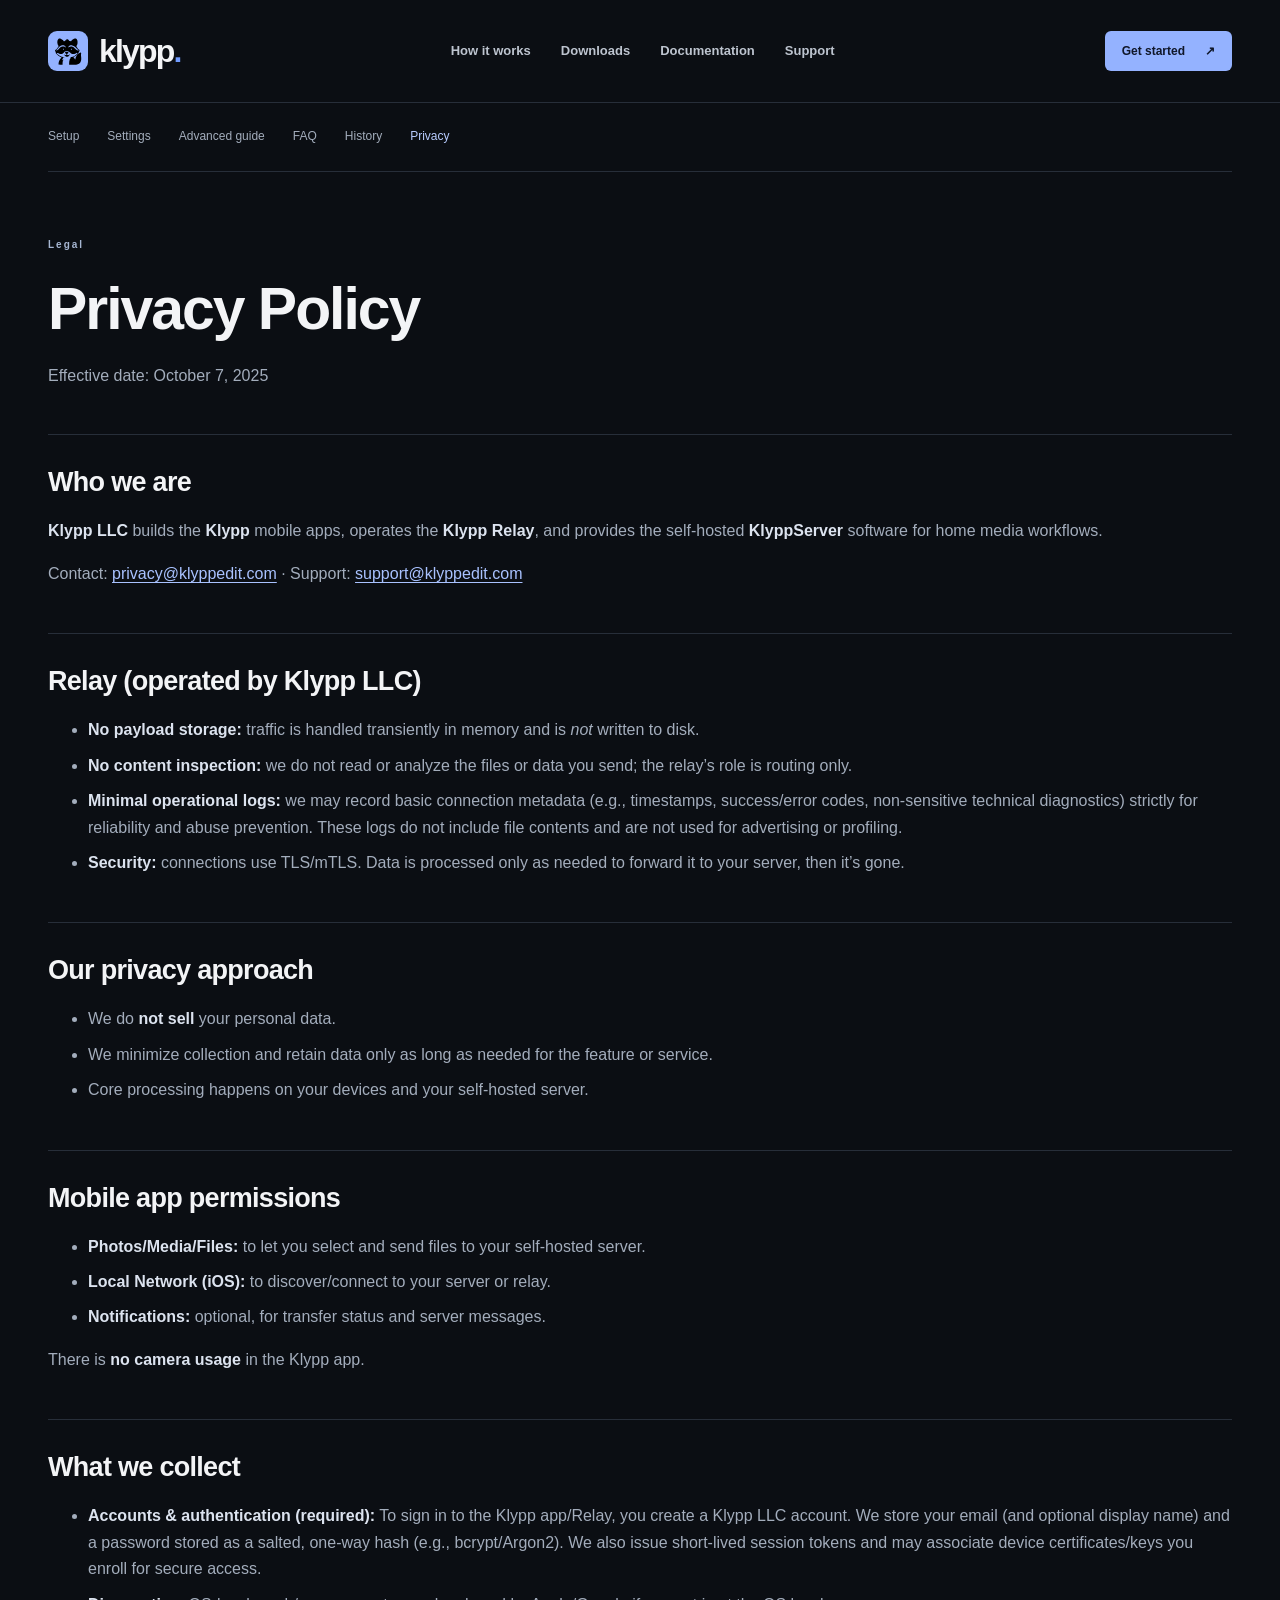
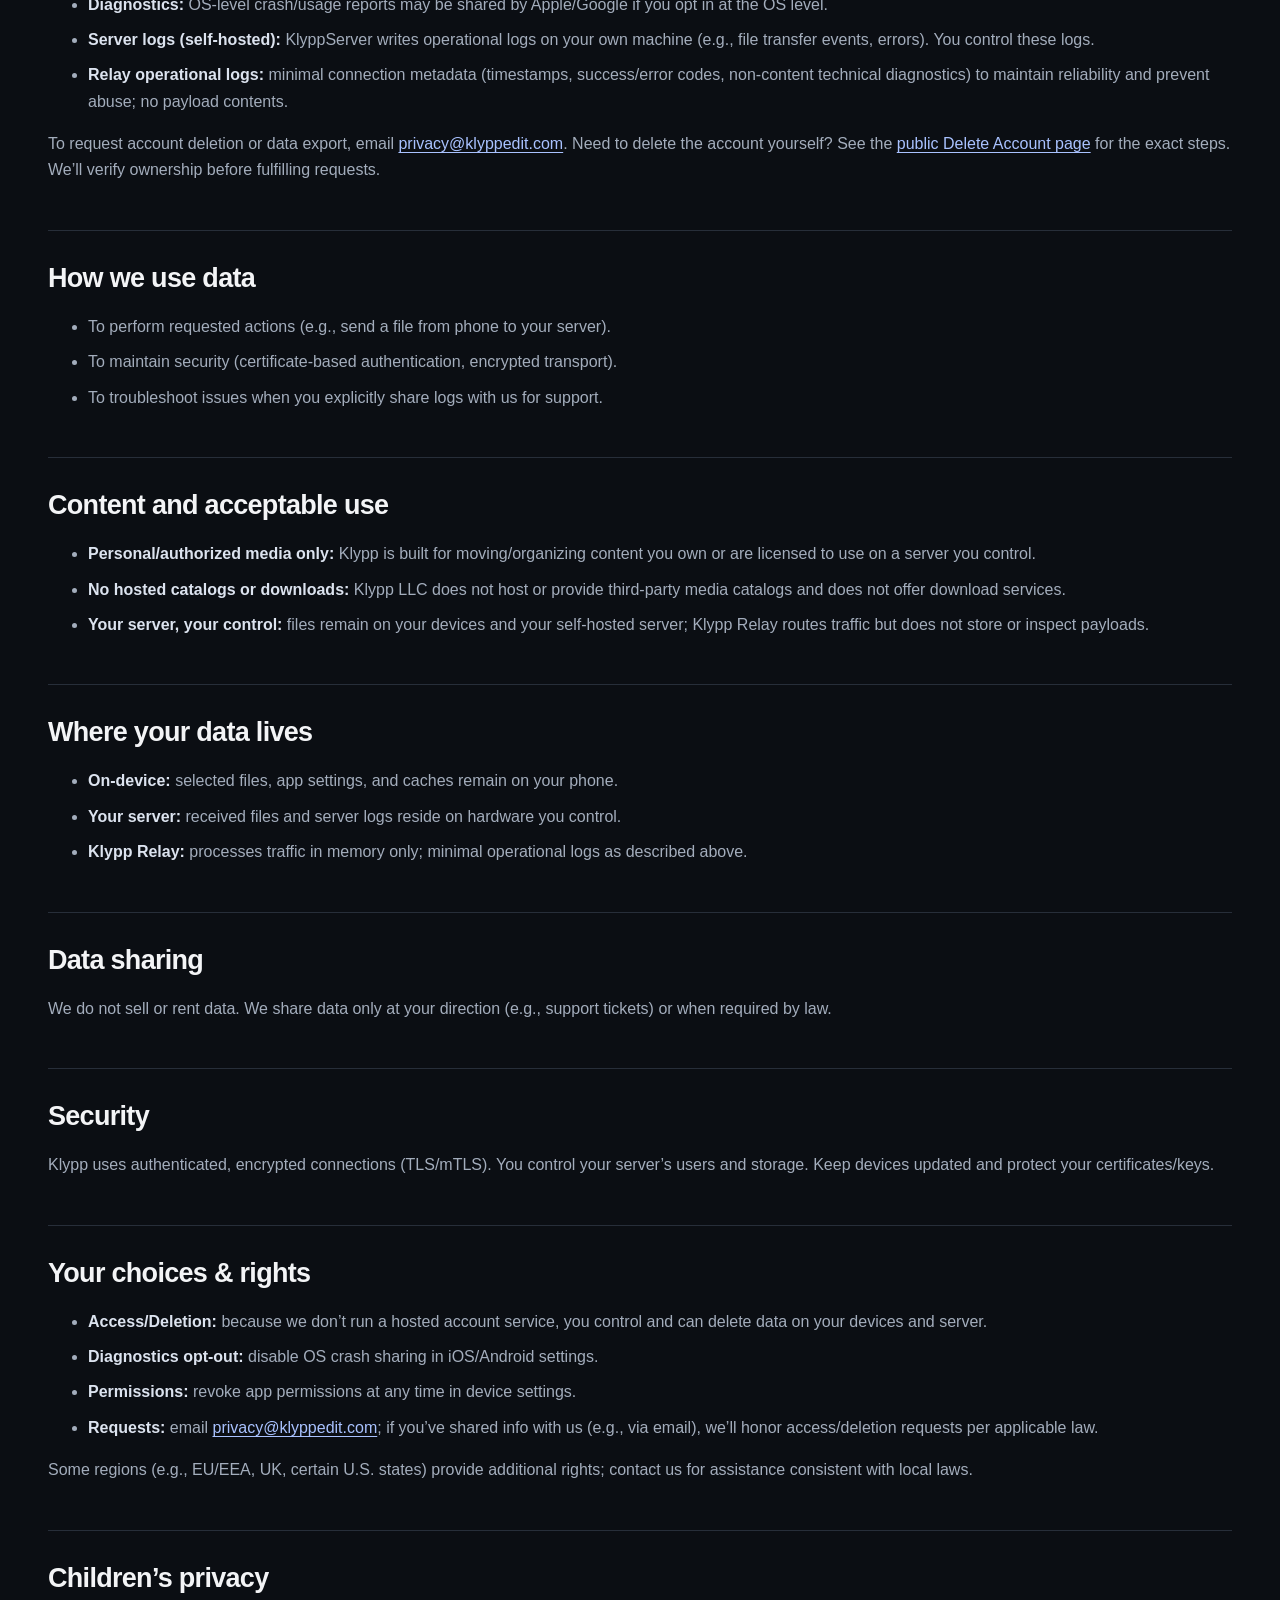
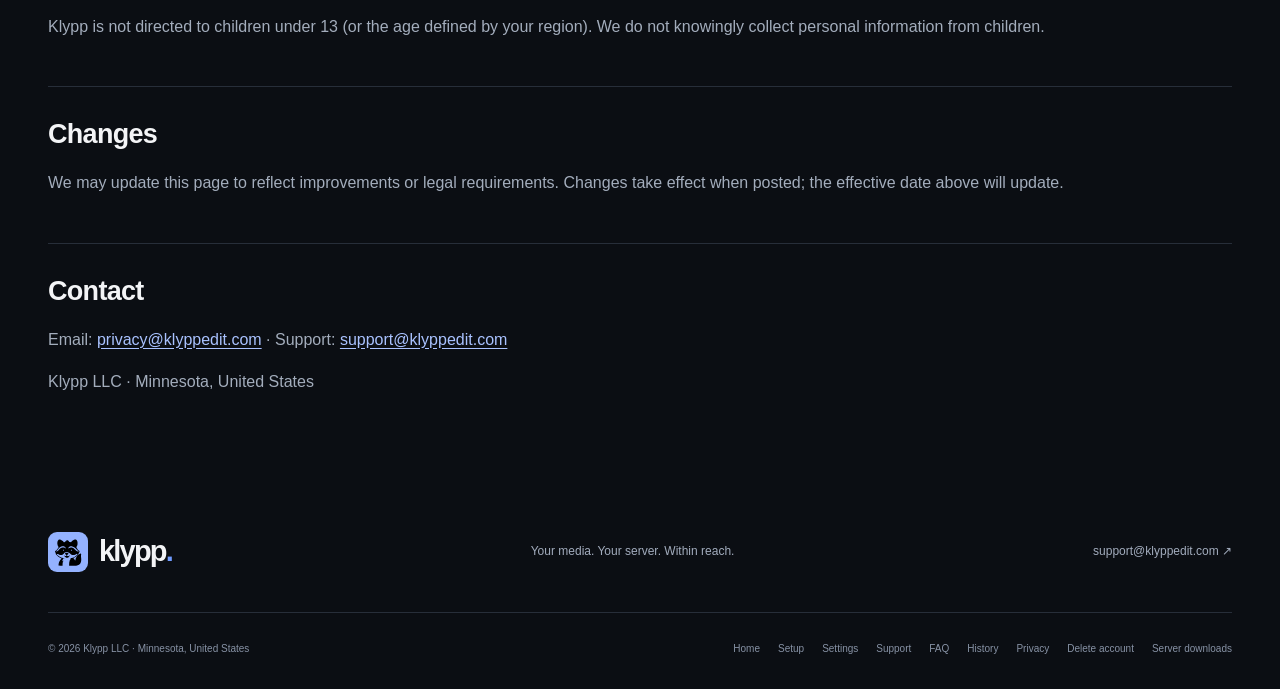
<file: privacy/index.html>
<!-- privacy.html -->
<!DOCTYPE html>
<html lang="en">

<head>
    <meta charset="UTF-8" />
    <title>Privacy Policy | Klypp LLC</title>
    <meta name="viewport" content="width=device-width, initial-scale=1" />
    <meta name="description"
        content="Klypp LLC Privacy Policy for the Klypp app, the Klypp Relay (operated by Klypp LLC), and self-hosted KlyppServer." />
    <meta property="og:title" content="Privacy Policy | Klypp LLC" />
    <meta property="og:site_name" content="Klypp LLC" />
    <meta property="og:type" content="website" />
    <meta property="og:url" content="https://www.klyppedit.com/privacy.html" />
    <meta property="og:description"
        content="How Klypp handles your data: what we collect, what we don’t, and your choices." />
    <link rel="canonical" href="https://www.klyppedit.com/privacy.html" />

    <link rel="stylesheet" href="../assets/site.css">
<link rel="stylesheet" href="../assets/documentation.css">

    <script type="application/ld+json">
  { "@context":"https://schema.org",
    "@type":"WebPage",
    "name":"Privacy Policy",
    "url":"https://www.klyppedit.com/privacy.html",
    "about": { "@type":"Organization","name":"Klypp LLC","url":"https://www.klyppedit.com/" }
  }
  </script>
</head>

<body>
<a class="skip" href="#main">Skip to content</a>
<header class="site-header">
<div class="container nav-row">
<a class="logo" href="../" aria-label="Klypp home">
<img class="brand-mascot" src="../assets/klypp-mascot.svg" width="40" height="40" alt="">klypp<span class="brand-dot">.</span>
</a>
<nav aria-label="Main navigation">
<a href="../index.html#how-it-works">How it works</a>
<a href="../downloads/index.html">Downloads</a>
<a href="../documentation/index.html">Documentation</a>
<a href="../support/index.html">Support</a>
</nav>
<a class="button small" href="../downloads/index.html">Get started <span aria-hidden="true">↗</span>
</a>
</div>
</header>
<main id="main" class="container document-content"><nav class="document-nav" aria-label="Guides and resources"><a href="../setup/index.html">Setup</a><a href="../settings/index.html">Settings</a><a href="../AdvancedDocumentation/index.html">Advanced guide</a><a href="../faq/index.html">FAQ</a><a href="../history/index.html">History</a><a href="../privacy/index.html" aria-current="page">Privacy</a></nav><header class="page-intro"><p class="eyebrow">Legal</p><h1>Privacy Policy</h1><p class="subtitle">Effective date: October 7, 2025</p></header>

        <section class="card">
            <h2>Who we are</h2>
            <p><strong>Klypp LLC</strong> builds the <strong>Klypp</strong> mobile apps, operates the <strong>Klypp
                    Relay</strong>, and provides the self-hosted <strong>KlyppServer</strong> software for home media
                workflows.</p>
            <p>Contact: <a href="mailto:privacy@klyppedit.com">privacy@klyppedit.com</a> · Support: <a
                    href="mailto:support@klyppedit.com">support@klyppedit.com</a></p>
        </section>

        <section class="card">
            <h2>Relay (operated by Klypp LLC)</h2>
            <ul>
                <li><strong>No payload storage:</strong> traffic is handled transiently in memory and is <em>not</em>
                    written to disk.</li>
                <li><strong>No content inspection:</strong> we do not read or analyze the files or data you send; the
                    relay’s role is routing only.</li>
                <li><strong>Minimal operational logs:</strong> we may record basic connection metadata (e.g.,
                    timestamps, success/error codes, non-sensitive technical diagnostics) strictly for reliability and
                    abuse prevention. These logs do not include file contents and are not used for advertising or
                    profiling.</li>
                <li><strong>Security:</strong> connections use TLS/mTLS. Data is processed only as needed to forward it
                    to your server, then it’s gone.</li>
            </ul>
        </section>

        <section class="card">
            <h2>Our privacy approach</h2>
            <ul>
                <li>We do <strong>not sell</strong> your personal data.</li>
                <li>We minimize collection and retain data only as long as needed for the feature or service.</li>
                <li>Core processing happens on your devices and your self-hosted server.</li>
            </ul>
        </section>

        <section class="card">
            <h2>Mobile app permissions</h2>
            <ul>
                <li><strong>Photos/Media/Files:</strong> to let you select and send files to your self-hosted server.
                </li>
                <li><strong>Local Network (iOS):</strong> to discover/connect to your server or relay.</li>
                <li><strong>Notifications:</strong> optional, for transfer status and server messages.</li>
            </ul>
            <p>There is <strong>no camera usage</strong> in the Klypp app.</p>
        </section>

        <section class="card">
            <h2>What we collect</h2>
            <ul>
                <li><strong>Accounts & authentication (required):</strong> To sign in to the Klypp app/Relay, you create
                    a Klypp LLC account. We store your email (and optional display name) and a password stored as a
                    salted, one-way hash (e.g., bcrypt/Argon2). We also issue short-lived session tokens and may
                    associate device certificates/keys you enroll for secure access.</li>
                <li><strong>Diagnostics:</strong> OS-level crash/usage reports may be shared by Apple/Google if you opt
                    in at the OS level.</li>
                <li><strong>Server logs (self-hosted):</strong> KlyppServer writes operational logs on your own machine
                    (e.g., file transfer events, errors). You control these logs.</li>
                <li><strong>Relay operational logs:</strong> minimal connection metadata (timestamps, success/error
                    codes, non-content technical diagnostics) to maintain reliability and prevent abuse; no payload
                    contents.</li>
            </ul>
            <p class="small">To request account deletion or data export, email <a
                    href="mailto:privacy@klyppedit.com">privacy@klyppedit.com</a>. Need to delete the account yourself? See the <a
                    href="/delete-account/index.html">public Delete Account page</a> for the exact steps. We’ll verify ownership before
                fulfilling requests.</p>
        </section>

        <section class="card">
            <h2>How we use data</h2>
            <ul>
                <li>To perform requested actions (e.g., send a file from phone to your server).</li>
                <li>To maintain security (certificate-based authentication, encrypted transport).</li>
                <li>To troubleshoot issues when you explicitly share logs with us for support.</li>
            </ul>
        </section>

        <section class="card">
            <h2>Content and acceptable use</h2>
            <ul>
                <li><strong>Personal/authorized media only:</strong> Klypp is built for moving/organizing content you own or are licensed to use on a server you control.</li>
                <li><strong>No hosted catalogs or downloads:</strong> Klypp LLC does not host or provide third-party media catalogs and does not offer download services.</li>
                <li><strong>Your server, your control:</strong> files remain on your devices and your self-hosted server; Klypp Relay routes traffic but does not store or inspect payloads.</li>
            </ul>
        </section>

        <section class="card">
            <h2>Where your data lives</h2>
            <ul>
                <li><strong>On-device:</strong> selected files, app settings, and caches remain on your phone.</li>
                <li><strong>Your server:</strong> received files and server logs reside on hardware you control.</li>
                <li><strong>Klypp Relay:</strong> processes traffic in memory only; minimal operational logs as
                    described above.</li>
            </ul>
        </section>

        <section class="card">
            <h2>Data sharing</h2>
            <p>We do not sell or rent data. We share data only at your direction (e.g., support tickets) or when
                required by law.</p>
        </section>

        <section class="card">
            <h2>Security</h2>
            <p>Klypp uses authenticated, encrypted connections (TLS/mTLS). You control your server’s users and storage.
                Keep devices updated and protect your certificates/keys.</p>
        </section>

        <section class="card">
            <h2>Your choices & rights</h2>
            <ul>
                <li><strong>Access/Deletion:</strong> because we don’t run a hosted account service, you control and can
                    delete data on your devices and server.</li>
                <li><strong>Diagnostics opt-out:</strong> disable OS crash sharing in iOS/Android settings.</li>
                <li><strong>Permissions:</strong> revoke app permissions at any time in device settings.</li>
                <li><strong>Requests:</strong> email <a href="mailto:privacy@klyppedit.com">privacy@klyppedit.com</a>;
                    if you’ve shared info with us (e.g., via email), we’ll honor access/deletion requests per applicable
                    law.</li>
            </ul>
            <p class="small">Some regions (e.g., EU/EEA, UK, certain U.S. states) provide additional rights; contact us
                for assistance consistent with local laws.</p>
        </section>

        <section class="card">
            <h2>Children’s privacy</h2>
            <p>Klypp is not directed to children under 13 (or the age defined by your region). We do not knowingly
                collect personal information from children.</p>
        </section>

        <section class="card">
            <h2>Changes</h2>
            <p>We may update this page to reflect improvements or legal requirements. Changes take effect when posted;
                the effective date above will update.</p>
        </section>

        <section class="card">
            <h2>Contact</h2>
            <p>Email: <a href="mailto:privacy@klyppedit.com">privacy@klyppedit.com</a> · Support: <a
                    href="mailto:support@klyppedit.com">support@klyppedit.com</a></p>
            <p class="small">Klypp LLC · Minnesota, United States</p>
        </section></main>
<footer class="container site-footer">
<div class="footer-top">
<a class="logo" href="../"><img class="brand-mascot" src="../assets/klypp-mascot.svg" width="40" height="40" alt="">klypp<span class="brand-dot">.</span>
</a>
<p>Your media. Your server. Within reach.</p>
<a href="mailto:support@klyppedit.com">support@klyppedit.com ↗</a>
</div>
<div class="footer-bottom">
<span>© 2026 Klypp LLC · Minnesota, United States</span>
<nav aria-label="Footer navigation">
<a href="../">Home</a>
<a href="../setup/index.html">Setup</a>
<a href="../settings/index.html">Settings</a>
<a href="../support/index.html">Support</a>
<a href="../faq/index.html">FAQ</a>
<a href="../history/index.html">History</a>
<a href="../privacy/index.html">Privacy</a>
<a href="../delete-account/index.html">Delete account</a>
<a href="https://app.klyppedit.com/swagger">Server downloads</a>
</nav>
</div>
</footer>
</body>
</html>
</file>
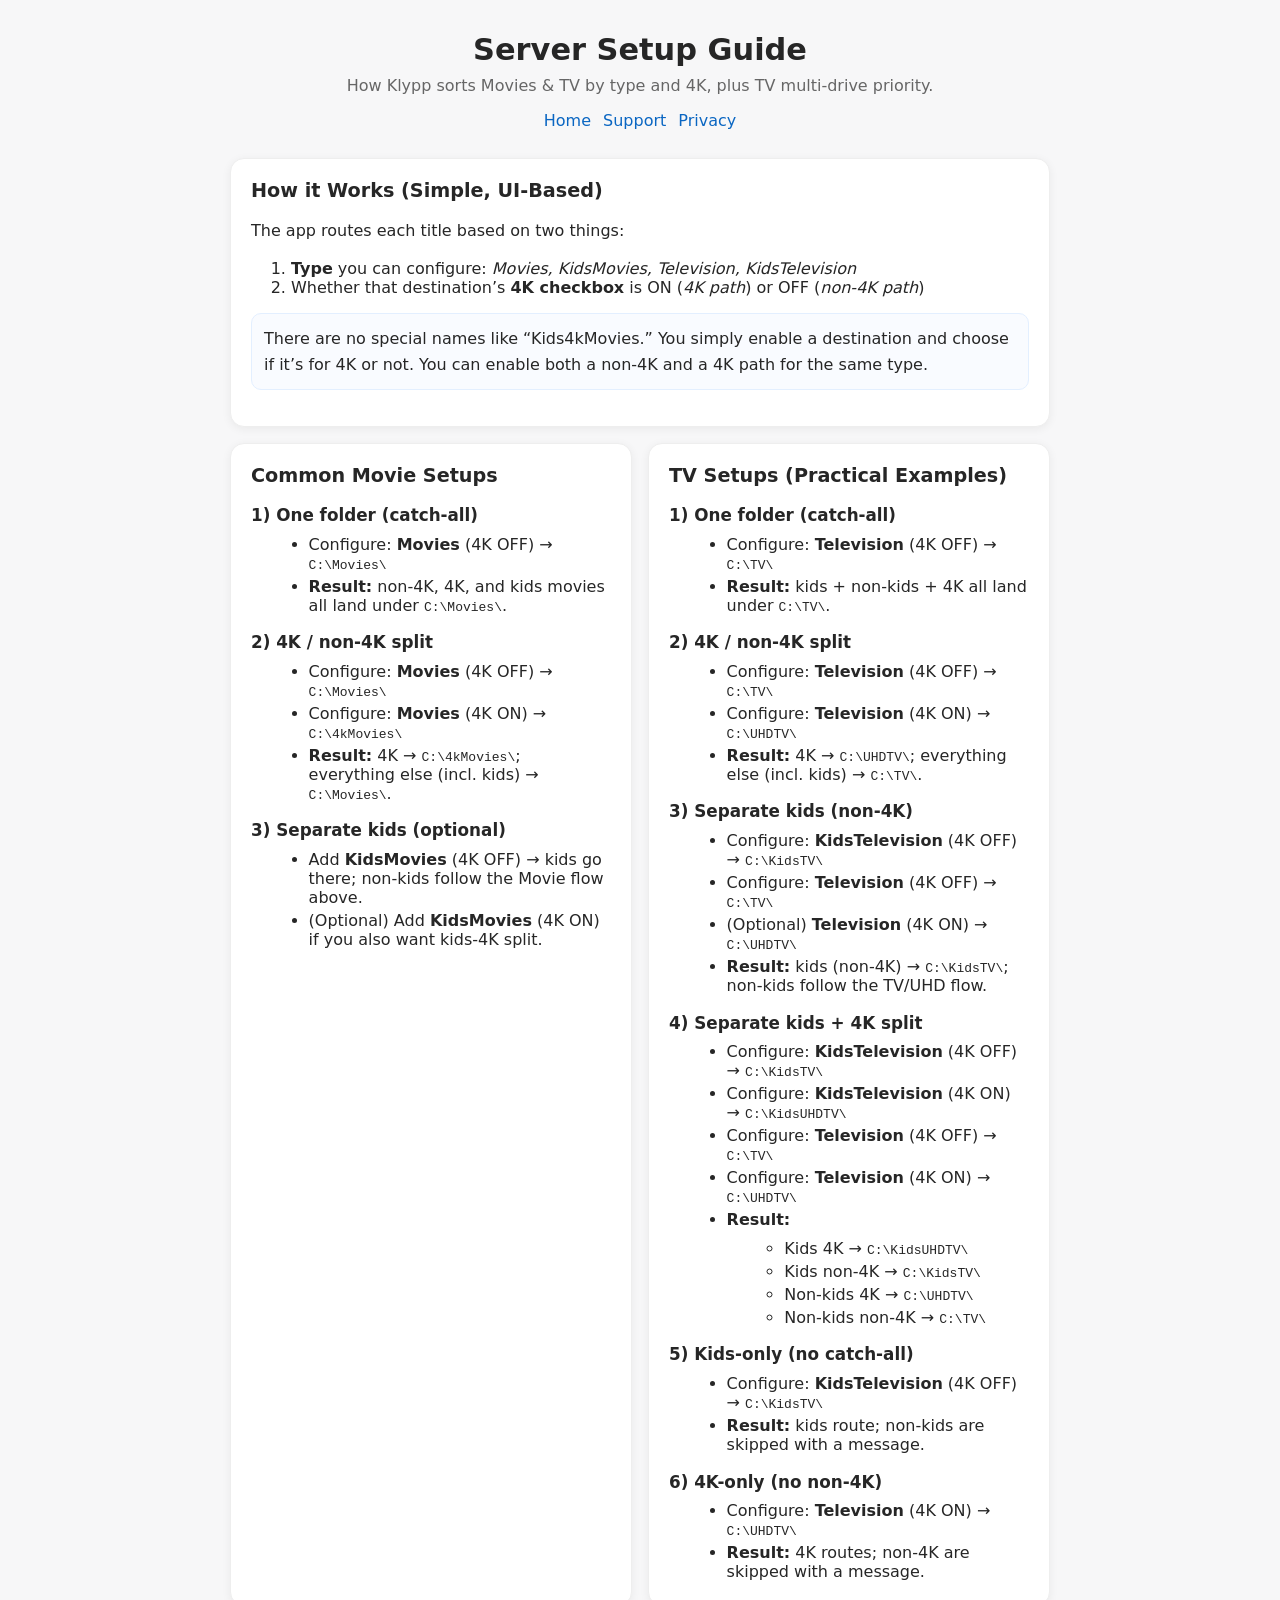
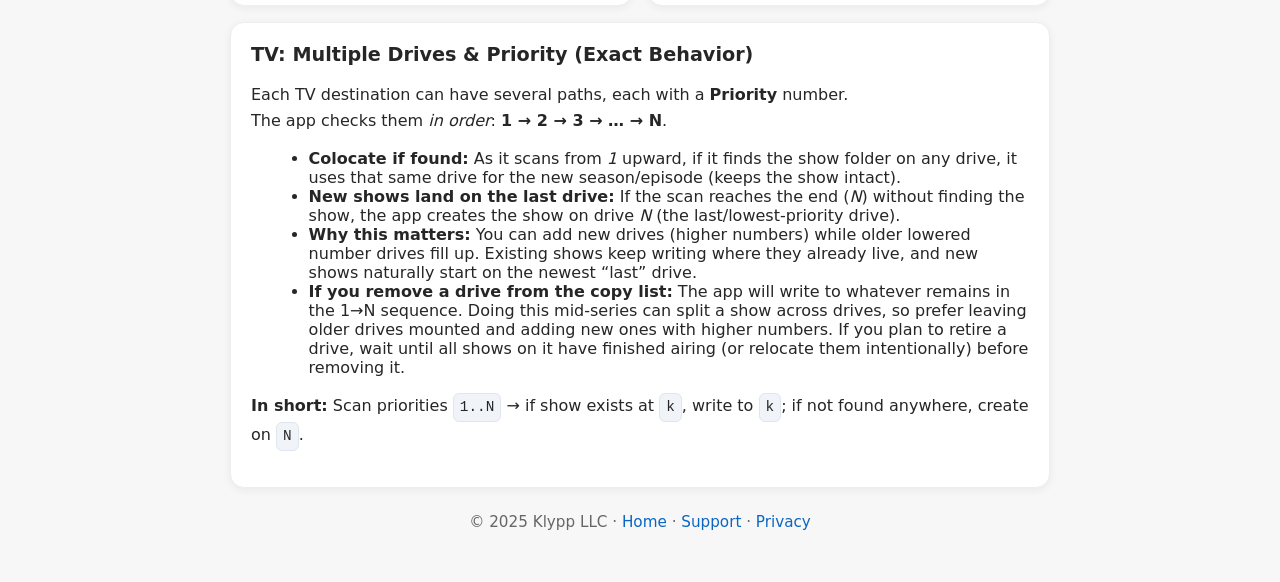
<file: routing/index.html>
<!-- routing/index.html -->
<!DOCTYPE html>
<html lang="en">

<head>
    <meta charset="UTF-8" />
    <title>Klypp LLC – Server Setup Guide</title>
    <meta name="viewport" content="width=device-width, initial-scale=1" />
    <meta name="description"
        content="How Klypp routes Movies and TV into folders based on type and 4K settings, plus TV multi-drive priority behavior." />

    <!-- Open Graph -->
    <meta property="og:title" content="Klypp – Server Setup Guide" />
    <meta property="og:site_name" content="Klypp LLC" />
    <meta property="og:type" content="article" />
    <meta property="og:url" content="https://www.klyppedit.com/routing/" />
    <meta property="og:description"
        content="Configure Movies/TV/Kids destinations with optional 4K and understand TV drive priorities." />

    <style>
        :root {
            --bg: #f7f7f8;
            --fg: #262626;
            --muted: #666;
            --card: #ffffff;
            --link: #0a66c2;
            --ring: rgba(10, 102, 194, .15);
            --radius: 14px;
            --border: #eee;
        }

        * {
            box-sizing: border-box;
        }

        body {
            font-family: system-ui, -apple-system, "Segoe UI", Roboto, Arial, sans-serif;
            margin: 0;
            padding: 32px 16px;
            background: var(--bg);
            color: var(--fg);
        }

        .wrap {
            max-width: 820px;
            margin: 0 auto;
        }

        header {
            text-align: center;
            margin-bottom: 28px;
        }

        h1 {
            margin: 0 0 6px;
            font-size: 1.9rem;
        }

        .subtitle {
            color: var(--muted);
            margin: 0;
        }

        nav {
            display: flex;
            gap: 12px;
            justify-content: center;
            margin: 12px 0 0;
        }

        nav a {
            color: var(--link);
            text-decoration: none;
        }

        nav a:hover {
            text-decoration: underline;
        }

        .card {
            background: var(--card);
            border-radius: var(--radius);
            box-shadow: 0 2px 10px rgba(0, 0, 0, .06);
            padding: 20px;
            border: 1px solid var(--border);
            margin-bottom: 16px;
        }

        h2 {
            margin-top: 0;
            font-size: 1.2rem;
        }

        h3 {
            margin: 1.1rem 0 .4rem;
            font-size: 1.05rem;
        }

        p {
            line-height: 1.6;
        }

        ul {
            margin: .6rem 0 .2rem 1.1rem;
        }

        a {
            color: var(--link);
            text-decoration: none;
        }

        a:hover {
            text-decoration: underline;
        }

        .kbd {
            display: inline-block;
            padding: 2px 6px;
            border-radius: 6px;
            background: #f0f3f7;
            border: 1px solid #dfe6ef;
            font-family: ui-monospace, SFMono-Regular, Menlo, Consolas, monospace;
            font-size: .9em;
        }

        .note {
            background: #f9fbff;
            border: 1px solid #e3efff;
            padding: 12px;
            border-radius: 10px;
        }

        .footer {
            text-align: center;
            color: var(--muted);
            margin-top: 22px;
            font-size: .95rem;
        }

        .grid {
            display: grid;
            gap: 16px;
            grid-template-columns: 1fr;
        }

        @media (min-width: 880px) {
            .grid {
                grid-template-columns: 1fr 1fr;
            }
        }

        .muted {
            color: var(--muted);
        }

        .list-tight li {
            margin: .25rem 0;
        }

        .codeblock {
            background: #0f172a;
            color: #e5e7eb;
            border-radius: 10px;
            padding: 12px 14px;
            overflow: auto;
            border: 1px solid #0b1226;
            font-family: ui-monospace, SFMono-Regular, Menlo, Consolas, monospace;
            font-size: .92em;
        }
    </style>

    <!-- JSON-LD -->
    <script type="application/ld+json">
  {
    "@context":"https://schema.org",
    "@type":"TechArticle",
    "headline":"Klypp – Server Setup Guide",
    "about":["Movies","Television","Kids","4K","Folder routing","NAS priority"],
    "author":{"@type":"Organization","name":"Klypp LLC"},
    "publisher":{"@type":"Organization","name":"Klypp LLC"},
    "inLanguage":"en-US",
    "url":"https://www.klyppedit.com/routing/"
  }
  </script>
</head>

<body>
    <div class="wrap">
        <header>
            <h1>Server Setup Guide</h1>
            <p class="subtitle">How Klypp sorts Movies &amp; TV by type and 4K, plus TV multi-drive priority.</p>
            <nav>
                <a href="../index.html">Home</a>
                <a href="../support/index.html">Support</a>
                <a href="../privacy/index.html">Privacy</a>
            </nav>
        </header>

        <section class="card">
            <h2>How it Works (Simple, UI-Based)</h2>
            <p>The app routes each title based on two things:</p>
            <ol>
                <li><strong>Type</strong> you can configure: <em>Movies, KidsMovies, Television, KidsTelevision</em>
                </li>
                <li>Whether that destination’s <strong>4K checkbox</strong> is ON (<em>4K path</em>) or OFF (<em>non-4K
                        path</em>)</li>
            </ol>
            <p class="note">
                There are no special names like “Kids4kMovies.” You simply enable a destination and choose if it’s for
                4K or not.
                You can enable both a non-4K and a 4K path for the same type.
            </p>
        </section>

        <div class="grid">
            <section class="card">
                <h2>Common Movie Setups</h2>

                <h3>1) One folder (catch-all)</h3>
                <ul class="list-tight">
                    <li>Configure: <strong>Movies</strong> (4K OFF) → <code>C:\Movies\</code></li>
                    <li><strong>Result:</strong> non-4K, 4K, and kids movies all land under <code>C:\Movies\</code>.
                    </li>
                </ul>

                <h3>2) 4K / non-4K split</h3>
                <ul class="list-tight">
                    <li>Configure: <strong>Movies</strong> (4K OFF) → <code>C:\Movies\</code></li>
                    <li>Configure: <strong>Movies</strong> (4K ON) → <code>C:\4kMovies\</code></li>
                    <li><strong>Result:</strong> 4K → <code>C:\4kMovies\</code>; everything else (incl. kids) →
                        <code>C:\Movies\</code>.
                    </li>
                </ul>

                <h3>3) Separate kids (optional)</h3>
                <ul class="list-tight">
                    <li>Add <strong>KidsMovies</strong> (4K OFF) → kids go there; non-kids follow the Movie flow above.
                    </li>
                    <li>(Optional) Add <strong>KidsMovies</strong> (4K ON) if you also want kids-4K split.</li>
                </ul>
            </section>

            <section class="card">
                <h2>TV Setups (Practical Examples)</h2>

                <h3>1) One folder (catch-all)</h3>
                <ul class="list-tight">
                    <li>Configure: <strong>Television</strong> (4K OFF) → <code>C:\TV\</code></li>
                    <li><strong>Result:</strong> kids + non-kids + 4K all land under <code>C:\TV\</code>.</li>
                </ul>

                <h3>2) 4K / non-4K split</h3>
                <ul class="list-tight">
                    <li>Configure: <strong>Television</strong> (4K OFF) → <code>C:\TV\</code></li>
                    <li>Configure: <strong>Television</strong> (4K ON) → <code>C:\UHDTV\</code></li>
                    <li><strong>Result:</strong> 4K → <code>C:\UHDTV\</code>; everything else (incl. kids) →
                        <code>C:\TV\</code>.
                    </li>
                </ul>

                <h3>3) Separate kids (non-4K)</h3>
                <ul class="list-tight">
                    <li>Configure: <strong>KidsTelevision</strong> (4K OFF) → <code>C:\KidsTV\</code></li>
                    <li>Configure: <strong>Television</strong> (4K OFF) → <code>C:\TV\</code></li>
                    <li>(Optional) <strong>Television</strong> (4K ON) → <code>C:\UHDTV\</code></li>
                    <li><strong>Result:</strong> kids (non-4K) → <code>C:\KidsTV\</code>; non-kids follow the TV/UHD
                        flow.</li>
                </ul>

                <h3>4) Separate kids + 4K split</h3>
                <ul class="list-tight">
                    <li>Configure: <strong>KidsTelevision</strong> (4K OFF) → <code>C:\KidsTV\</code></li>
                    <li>Configure: <strong>KidsTelevision</strong> (4K ON) → <code>C:\KidsUHDTV\</code></li>
                    <li>Configure: <strong>Television</strong> (4K OFF) → <code>C:\TV\</code></li>
                    <li>Configure: <strong>Television</strong> (4K ON) → <code>C:\UHDTV\</code></li>
                    <li><strong>Result:</strong>
                        <ul>
                            <li>Kids 4K → <code>C:\KidsUHDTV\</code></li>
                            <li>Kids non-4K → <code>C:\KidsTV\</code></li>
                            <li>Non-kids 4K → <code>C:\UHDTV\</code></li>
                            <li>Non-kids non-4K → <code>C:\TV\</code></li>
                        </ul>
                    </li>
                </ul>

                <h3>5) Kids-only (no catch-all)</h3>
                <ul class="list-tight">
                    <li>Configure: <strong>KidsTelevision</strong> (4K OFF) → <code>C:\KidsTV\</code></li>
                    <li><strong>Result:</strong> kids route; non-kids are skipped with a message.</li>
                </ul>

                <h3>6) 4K-only (no non-4K)</h3>
                <ul class="list-tight">
                    <li>Configure: <strong>Television</strong> (4K ON) → <code>C:\UHDTV\</code></li>
                    <li><strong>Result:</strong> 4K routes; non-4K are skipped with a message.</li>
                </ul>
            </section>
        </div>

        <section class="card">
            <h2>TV: Multiple Drives &amp; Priority (Exact Behavior)</h2>
            <p>Each TV destination can have several paths, each with a <strong>Priority</strong> number.<br>
                The app checks them <em>in order</em>: <strong>1 → 2 → 3 → … → N</strong>.</p>
            <ul>
                <li><strong>Colocate if found:</strong> As it scans from <em>1</em> upward, if it finds the show folder
                    on any drive, it uses that same drive for the new season/episode (keeps the show intact).</li>
                <li><strong>New shows land on the last drive:</strong> If the scan reaches the end (<em>N</em>) without
                    finding the show, the app creates the show on drive <em>N</em> (the last/lowest-priority drive).
                </li>
                <li><strong>Why this matters:</strong> You can add new drives (higher numbers) while older lowered
                    number
                    drives fill up. Existing shows keep writing where they already live, and new shows naturally start
                    on the newest “last” drive.</li>
                <li><strong>If you remove a drive from the copy list:</strong> The app will write to whatever remains in
                    the 1→N sequence. Doing this mid-series can split a show across drives, so prefer leaving older
                    drives mounted and adding new ones with higher numbers. If you plan to retire a drive, wait until all
                    shows on it have finished airing (or relocate them intentionally) before removing it.</li>
            </ul>
            <p><strong>In short:</strong> Scan priorities <span class="kbd">1..N</span> → if show exists at <span
                    class="kbd">k</span>, write to <span class="kbd">k</span>; if not found anywhere, create on <span
                    class="kbd">N</span>.</p>
        </section>

        <p class="footer">© 2025 Klypp LLC · <a href="../index.html">Home</a> · <a
                href="../support/index.html">Support</a> · <a href="../privacy/index.html">Privacy</a></p>
    </div>
</body>

</html>
</file>
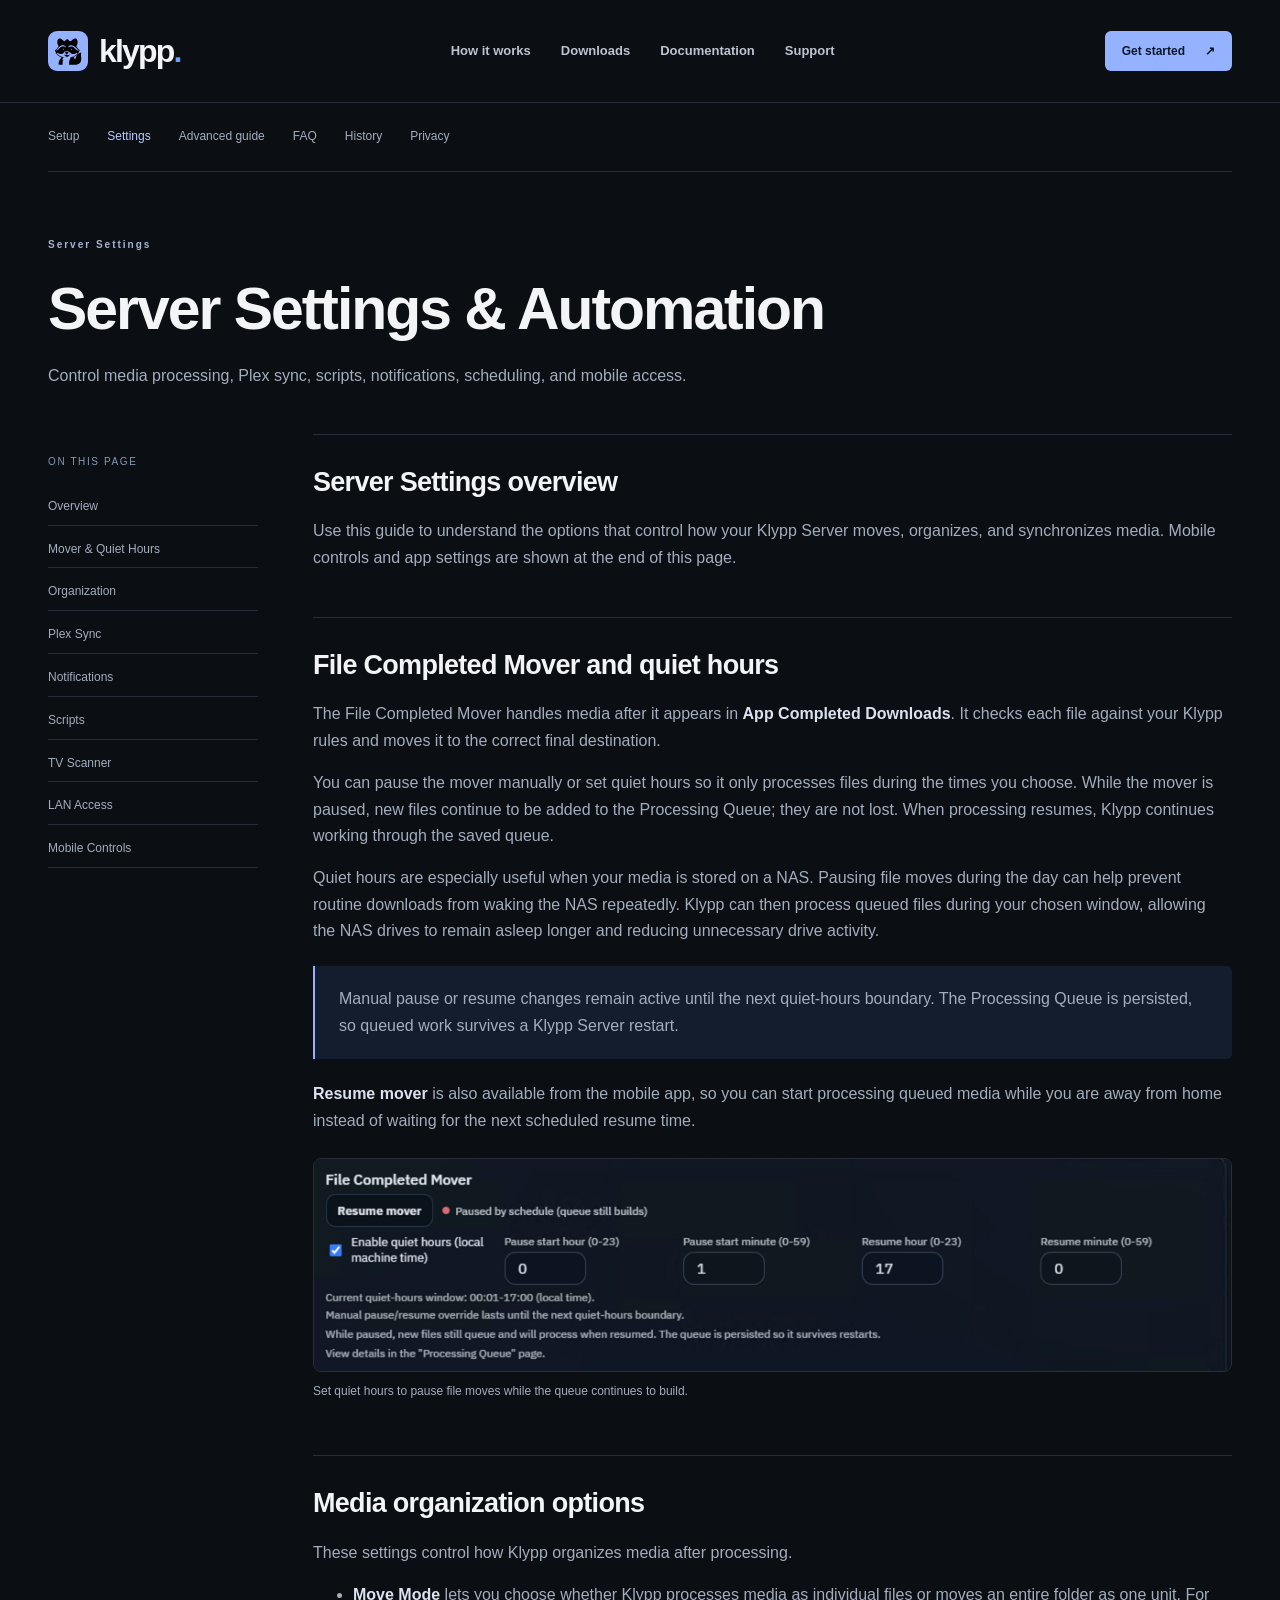
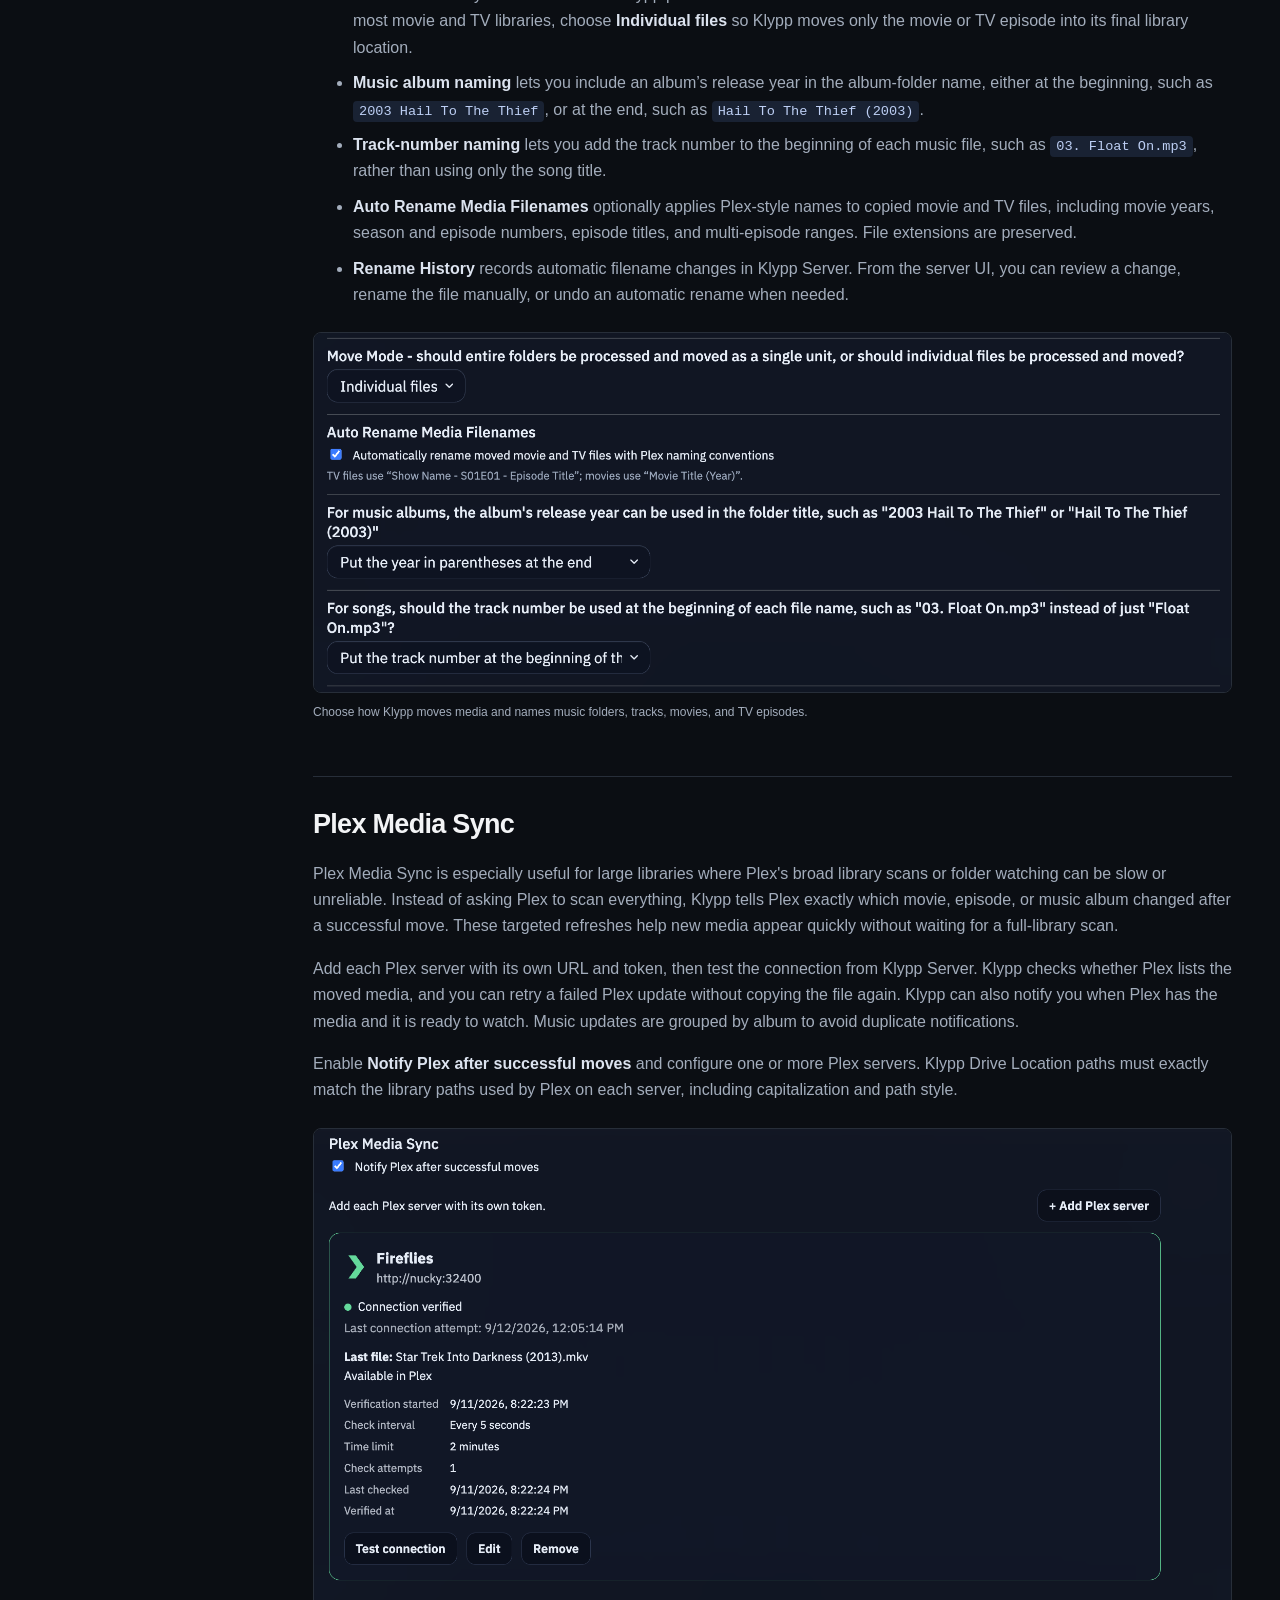
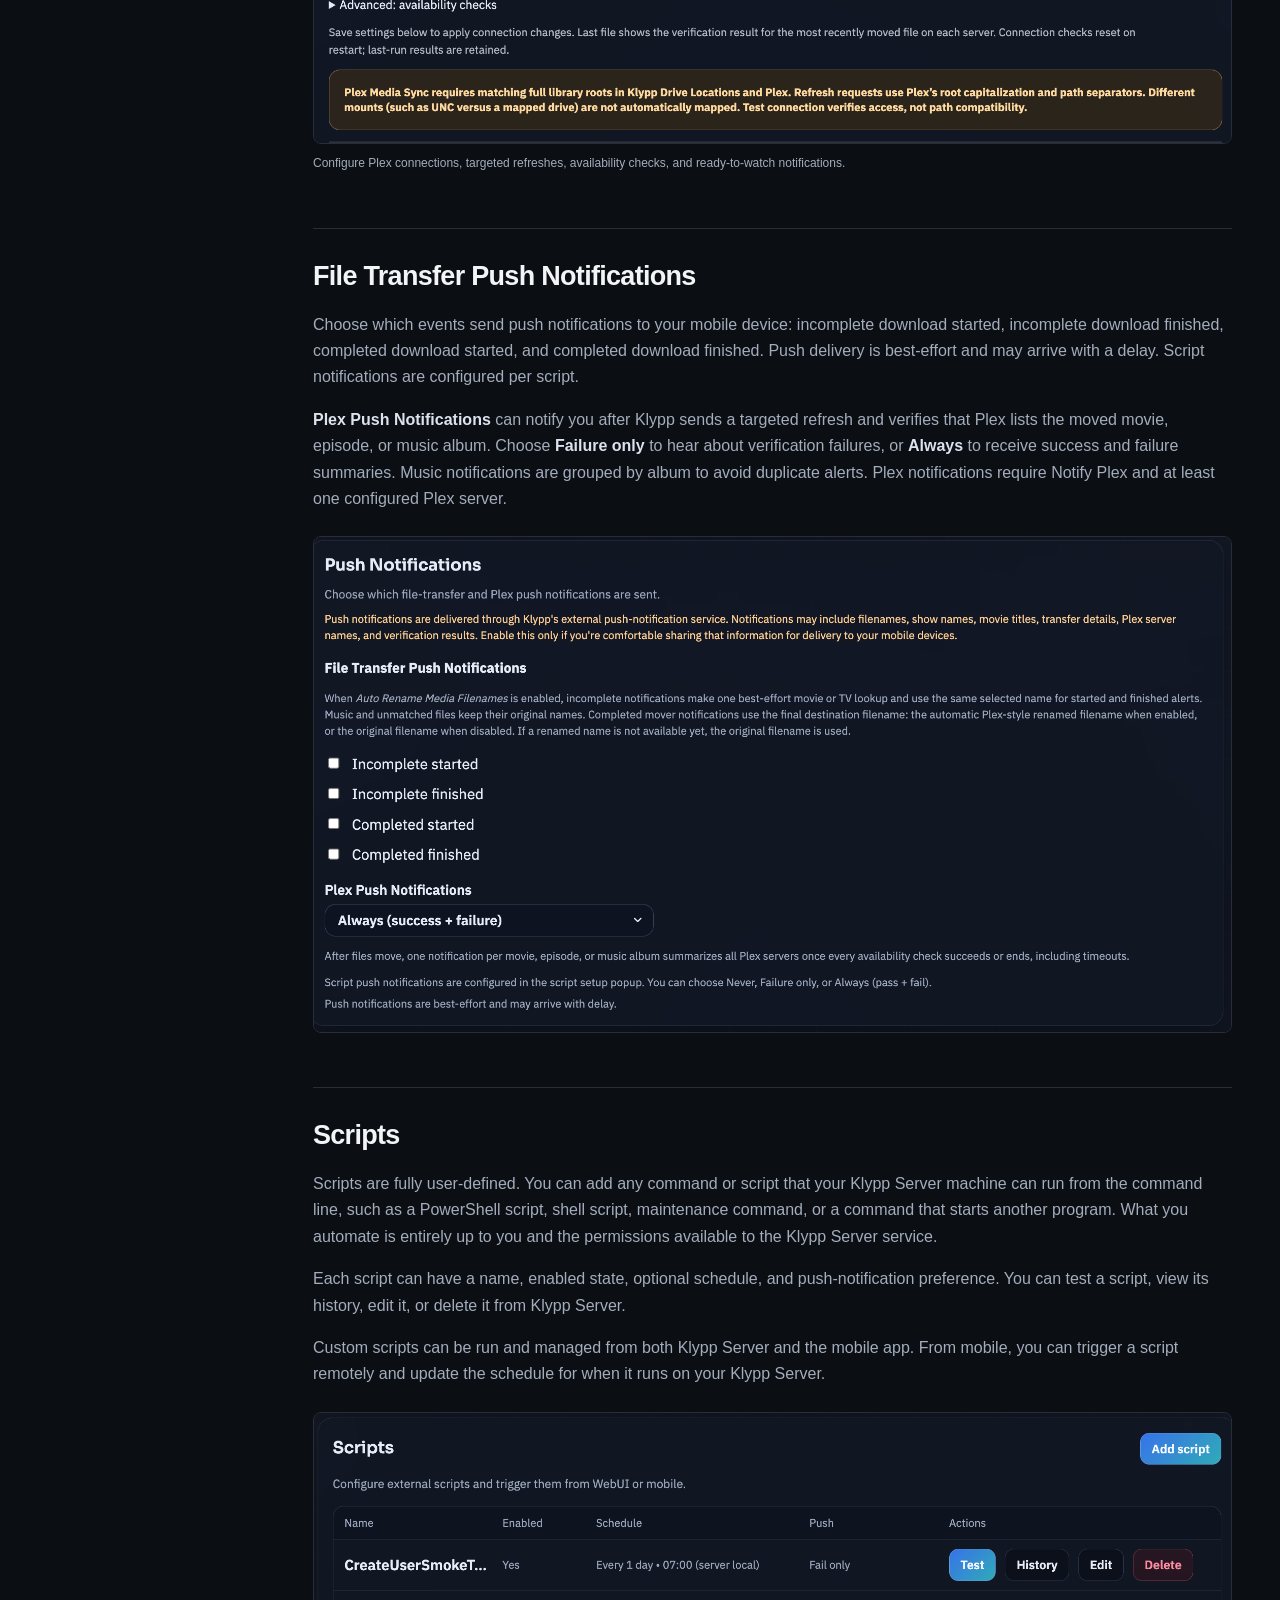
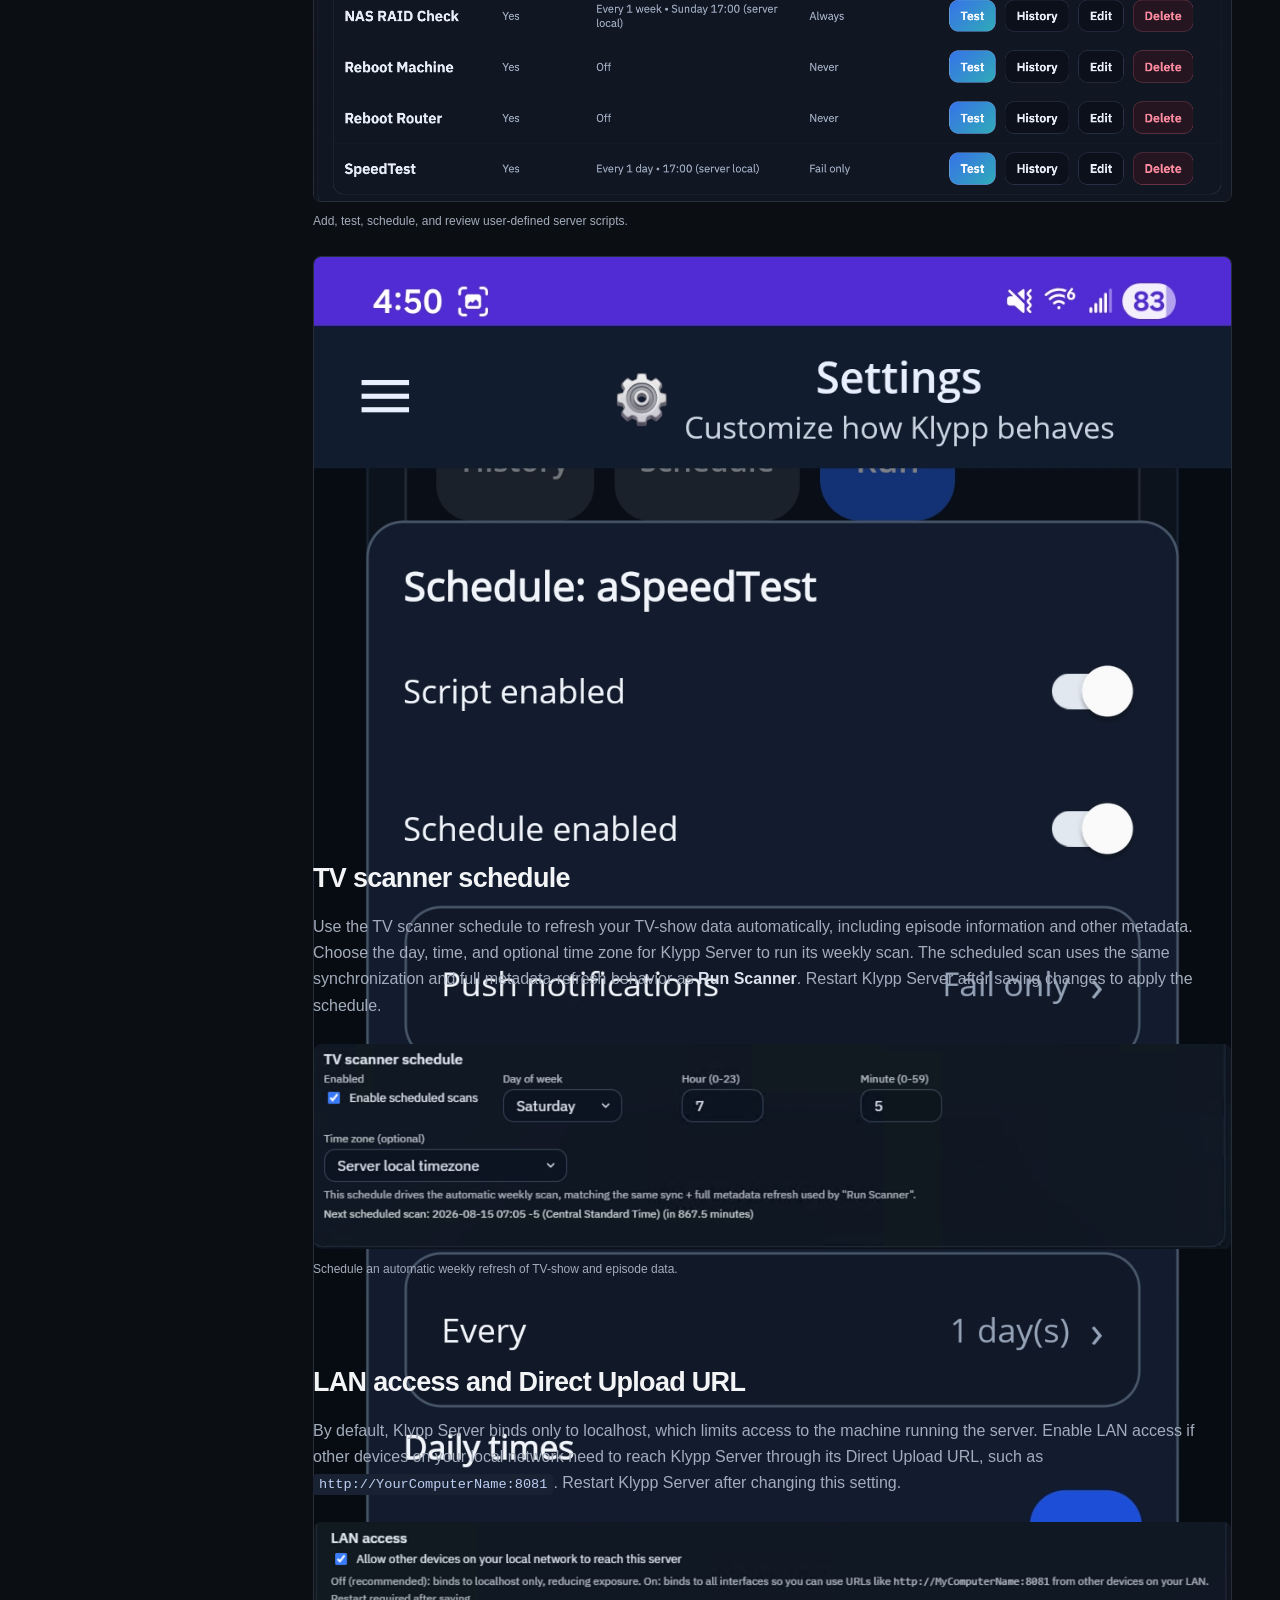
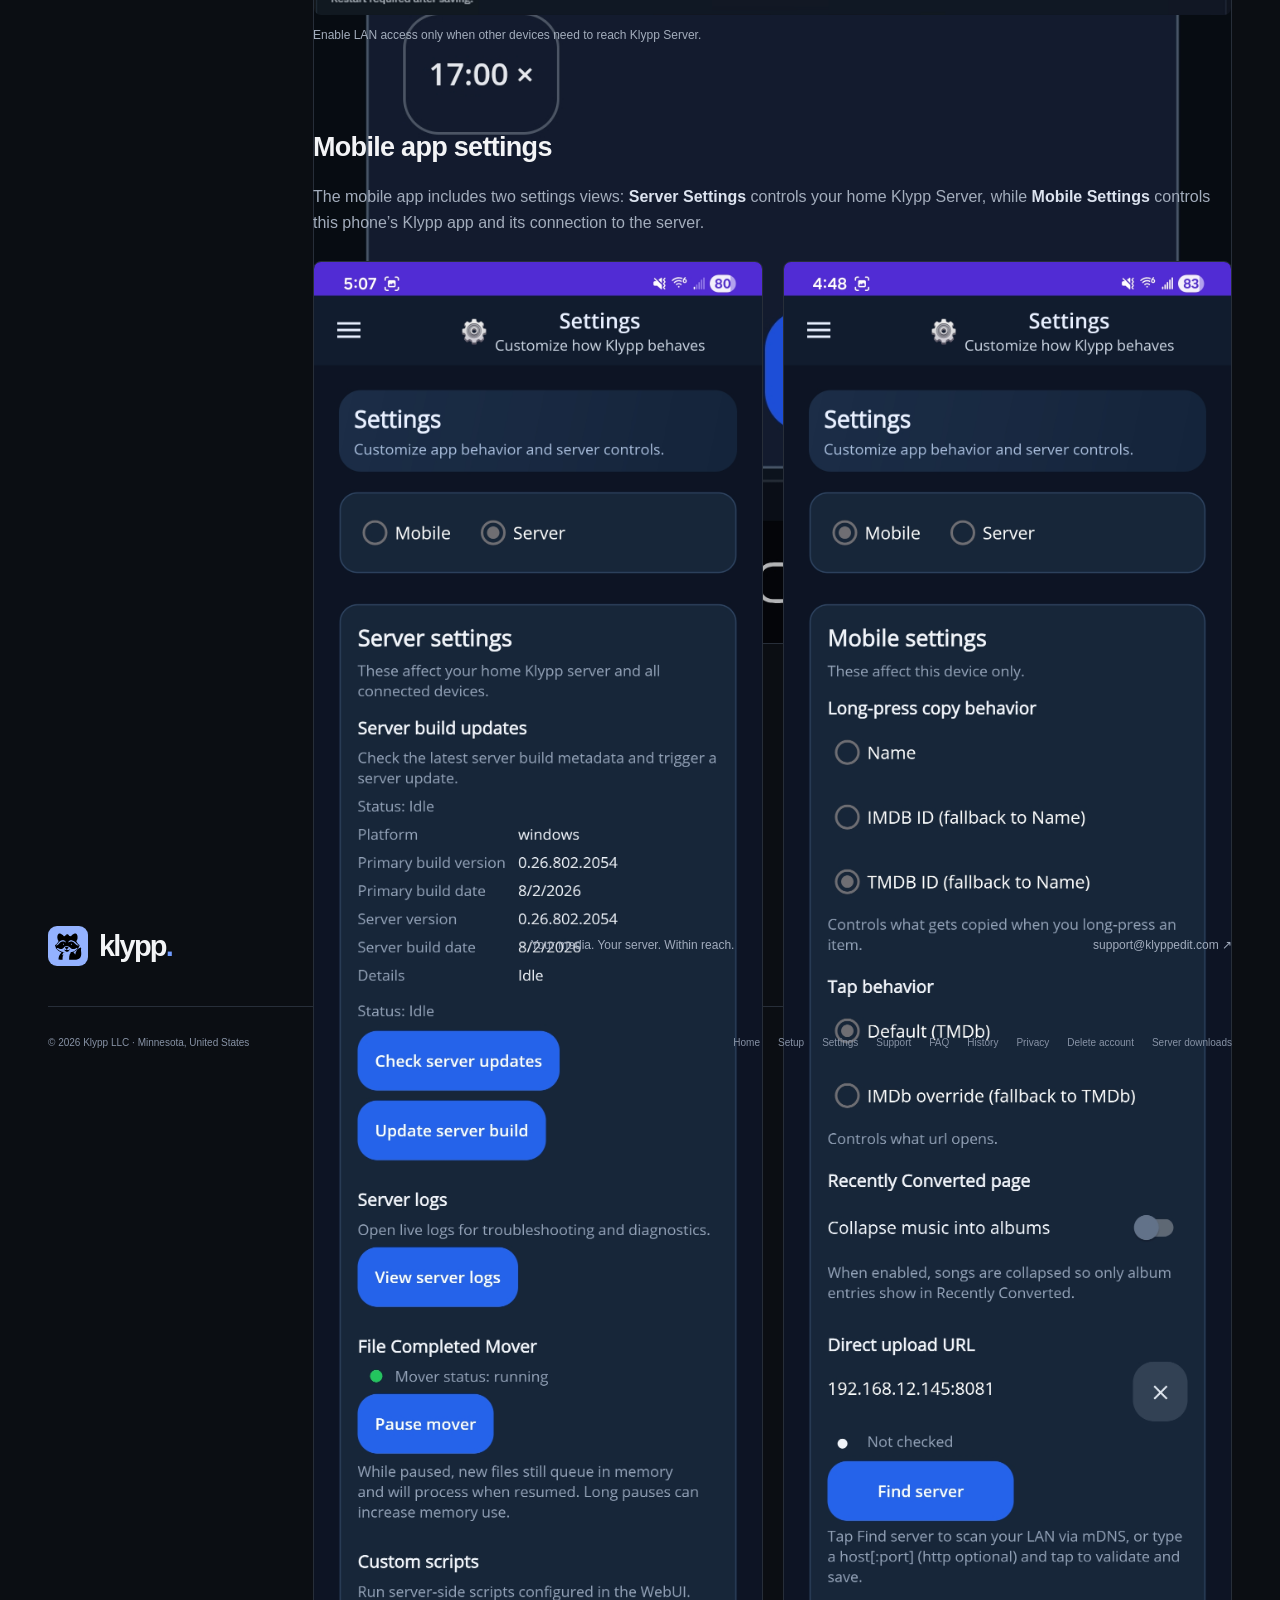
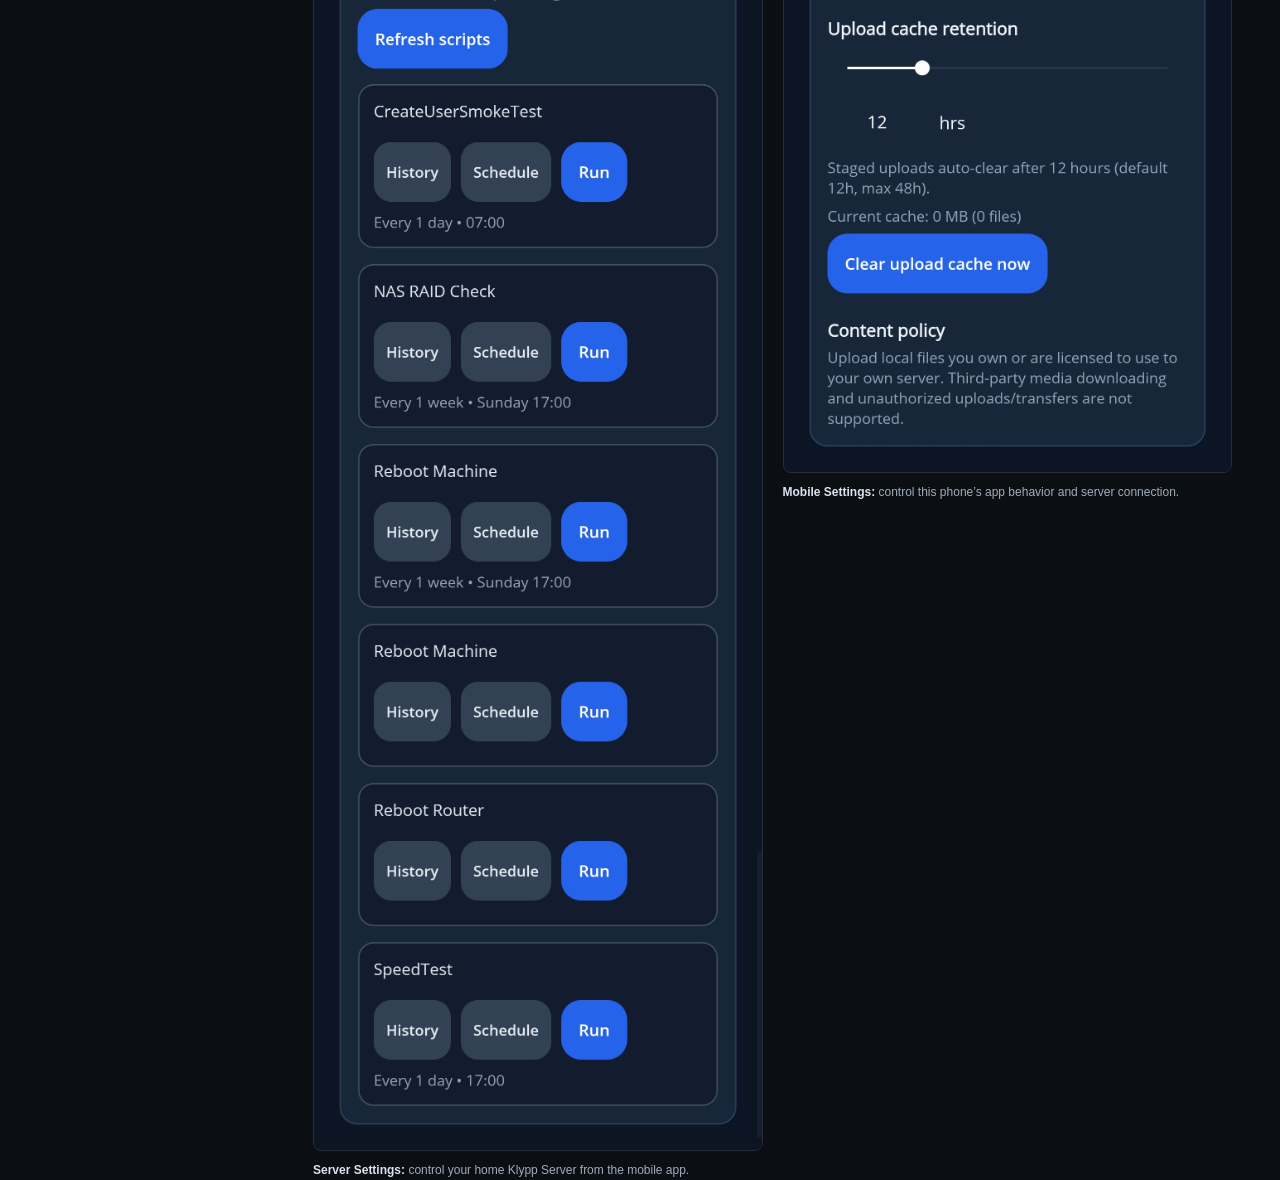
<file: settings/index.html>
<!DOCTYPE html>
<html lang="en">

<head>
  <meta charset="UTF-8" />
  <meta name="viewport" content="width=device-width, initial-scale=1" />
  <title>Klypp LLC – Server Settings &amp; Automation</title>
  <meta name="description"
    content="Configure Klypp Server quiet hours, media organization, Plex Media Sync, scripts, notifications, scanner scheduling, LAN access, and mobile controls." />
  <meta property="og:title" content="Klypp – Server Settings &amp; Automation" />
  <meta property="og:site_name" content="Klypp LLC" />
  <meta property="og:type" content="article" />
  <meta property="og:url" content="https://www.klyppedit.com/settings/" />
  <meta property="og:description"
    content="Configure Klypp Server quiet hours, Plex Media Sync, scripts, notifications, and other automation settings." />

  <link rel="stylesheet" href="../assets/site.css">
<link rel="stylesheet" href="../assets/documentation.css">

  <script>
    window.addEventListener('DOMContentLoaded', () => {
      const links = document.querySelectorAll('.subnav a');
      const setActive = () => {
        const hash = location.hash || '#overview';
        links.forEach(link => {
          const active = link.getAttribute('href') === hash;
          link.classList.toggle('is-active', active);
          link.setAttribute('aria-current', active ? 'page' : 'false');
        });
      };
      window.addEventListener('hashchange', setActive);
      setActive();
    });
  </script>
</head>

<body>
<a class="skip" href="#main">Skip to content</a>
<header class="site-header">
<div class="container nav-row">
<a class="logo" href="../" aria-label="Klypp home">
<img class="brand-mascot" src="../assets/klypp-mascot.svg" width="40" height="40" alt="">klypp<span class="brand-dot">.</span>
</a>
<nav aria-label="Main navigation">
<a href="../index.html#how-it-works">How it works</a>
<a href="../downloads/index.html">Downloads</a>
<a href="../documentation/index.html">Documentation</a>
<a href="../support/index.html">Support</a>
</nav>
<a class="button small" href="../downloads/index.html">Get started <span aria-hidden="true">↗</span>
</a>
</div>
</header>
<div id="main" class="container document-content"><nav class="document-nav" aria-label="Guides and resources"><a href="../setup/index.html">Setup</a><a href="../settings/index.html" aria-current="page">Settings</a><a href="../AdvancedDocumentation/index.html">Advanced guide</a><a href="../faq/index.html">FAQ</a><a href="../history/index.html">History</a><a href="../privacy/index.html">Privacy</a></nav><header class="page-intro"><p class="eyebrow">Server Settings</p><h1>Server Settings &amp; Automation</h1><p class="subtitle">Control media processing, Plex sync, scripts, notifications, scheduling, and mobile access.</p></header>

    <div class="layout">
      <aside class="rail">
        <div class="rail-title">On this page</div>
        <nav class="subnav" aria-label="On this page">
          <a href="#overview">Overview</a>
          <a href="#mover">Mover &amp; Quiet Hours</a>
          <a href="#organization">Organization</a>
          <a href="#plex">Plex Sync</a>
          <a href="#notifications">Notifications</a>
          <a href="#scripts">Scripts</a>
          <a href="#scanner">TV Scanner</a>
          <a href="#lan">LAN Access</a>
          <a href="#mobile">Mobile Controls</a>
        </nav>
      </aside>

      <main>
      <section id="overview" class="card" aria-labelledby="overview-title">
        <h2 id="overview-title">Server Settings overview</h2>
        <p class="muted">Use this guide to understand the options that control how your Klypp Server moves,
          organizes, and synchronizes media. Mobile controls and app settings are shown at the end of this page.</p>
      </section>

      <section id="mover" class="card">
        <h2>File Completed Mover and quiet hours</h2>
        <p class="muted">The File Completed Mover handles media after it appears in <strong>App Completed
            Downloads</strong>. It checks each file against your Klypp rules and moves it to the correct final
          destination.</p>
        <p class="muted">You can pause the mover manually or set quiet hours so it only processes files during the
          times you choose. While the mover is paused, new files continue to be added to the Processing Queue; they
          are not lost. When processing resumes, Klypp continues working through the saved queue.</p>
        <p class="muted">Quiet hours are especially useful when your media is stored on a NAS. Pausing file moves
          during the day can help prevent routine downloads from waking the NAS repeatedly. Klypp can then process
          queued files during your chosen window, allowing the NAS drives to remain asleep longer and reducing
          unnecessary drive activity.</p>
        <p class="note">Manual pause or resume changes remain active until the next quiet-hours boundary. The Processing
          Queue is persisted, so queued work survives a Klypp Server restart.</p>
        <p class="muted"><strong>Resume mover</strong> is also available from the mobile app, so you can start
          processing queued media while you are away from home instead of waiting for the next scheduled resume time.</p>
        <figure>
          <img src="../screenshots/Server-CompletedMover.png"
            alt="Klypp Server File Completed Mover settings showing quiet hours and mover status" />
          <figcaption>Set quiet hours to pause file moves while the queue continues to build.</figcaption>
        </figure>
      </section>

      <section id="organization" class="card">
        <h2>Media organization options</h2>
        <p class="muted">These settings control how Klypp organizes media after processing.</p>
        <ul class="list-tight">
          <li><strong>Move Mode</strong> lets you choose whether Klypp processes media as individual files or moves an
            entire folder as one unit. For most movie and TV libraries, choose <strong>Individual files</strong> so
            Klypp moves only the movie or TV episode into its final library location.</li>
          <li><strong>Music album naming</strong> lets you include an album’s release year in the album-folder name,
            either at the beginning, such as <code>2003 Hail To The Thief</code>, or at the end, such as
            <code>Hail To The Thief (2003)</code>.</li>
          <li><strong>Track-number naming</strong> lets you add the track number to the beginning of each music file,
            such as <code>03. Float On.mp3</code>, rather than using only the song title.</li>
          <li><strong>Auto Rename Media Filenames</strong> optionally applies Plex-style names to copied movie and TV
            files, including movie years, season and episode numbers, episode titles, and multi-episode ranges. File
            extensions are preserved.</li>
          <li><strong>Rename History</strong> records automatic filename changes in Klypp Server. From the server UI,
            you can review a change, rename the file manually, or undo an automatic rename when needed.</li>
        </ul>
        <figure>
          <img src="../screenshots/Server-MediaOrganization.png"
            alt="Klypp Server media organization settings for move mode, album-year naming, track-number naming, and automatic media filename renaming" />
          <figcaption>Choose how Klypp moves media and names music folders, tracks, movies, and TV episodes.</figcaption>
        </figure>
      </section>

      <section id="plex" class="card">
        <h2>Plex Media Sync</h2>
        <p class="muted">Plex Media Sync is especially useful for large libraries where Plex's broad library scans or
          folder watching can be slow or unreliable. Instead of asking Plex to scan everything, Klypp tells Plex
          exactly which movie, episode, or music album changed after a successful move. These targeted refreshes help
          new media appear quickly without waiting for a full-library scan.</p>
        <p class="muted">Add each Plex server with its own URL and token, then test the connection from Klypp Server.
          Klypp checks whether Plex lists the moved media, and you can retry a failed Plex update without copying the
          file again. Klypp can also notify you when Plex has the media and it is ready to watch. Music updates are
          grouped by album to avoid duplicate notifications.</p>
        <p class="muted">Enable <strong>Notify Plex after successful moves</strong> and configure one or more Plex
          servers. Klypp Drive Location paths must exactly match the library paths used by Plex on each server,
          including capitalization and path style.</p>
        <figure>
          <img src="../screenshots/Server-PlexSync.png"
            alt="Klypp Server Plex Media Sync settings for Plex server connections and notifications" />
          <figcaption>Configure Plex connections, targeted refreshes, availability checks, and ready-to-watch notifications.</figcaption>
        </figure>
      </section>

      <section id="notifications" class="card">
        <h2>File Transfer Push Notifications</h2>
        <p class="muted">Choose which events send push notifications to your mobile device: incomplete download
          started, incomplete download finished, completed download started, and completed download finished. Push
          delivery is best-effort and may arrive with a delay. Script notifications are configured per script.</p>
        <p class="muted"><strong>Plex Push Notifications</strong> can notify you after Klypp sends a targeted refresh
          and verifies that Plex lists the moved movie, episode, or music album. Choose <strong>Failure only</strong>
          to hear about verification failures, or <strong>Always</strong> to receive success and failure summaries.
          Music notifications are grouped by album to avoid duplicate alerts. Plex notifications require Notify Plex
          and at least one configured Plex server.</p>
        <figure>
          <img src="../screenshots/Server-FileTransferPushNotification.png"
            alt="Klypp Server file-transfer and Plex push-notification settings" />
        </figure>
      </section>

      <section id="scripts" class="card">
        <h2>Scripts</h2>
        <p class="muted">Scripts are fully user-defined. You can add any command or script that your Klypp Server
          machine can run from the command line, such as a PowerShell script, shell script, maintenance command, or a
          command that starts another program. What you automate is entirely up to you and the permissions available
          to the Klypp Server service.</p>
        <p class="muted">Each script can have a name, enabled state, optional schedule, and push-notification
          preference. You can test a script, view its history, edit it, or delete it from Klypp Server.</p>
        <p class="muted">Custom scripts can be run and managed from both Klypp Server and the mobile app. From mobile,
          you can trigger a script remotely and update the schedule for when it runs on your Klypp Server.</p>
        <figure>
          <img src="../screenshots/Server-Scripts.png"
            alt="Klypp Server scripts settings showing scheduled scripts and script actions" />
          <figcaption>Add, test, schedule, and review user-defined server scripts.</figcaption>
        </figure>
        <figure class="phone-screenshot">
          <img src="../screenshots/Mobile-ServerSettings-ScriptsSchedule.jpg"
            alt="Klypp mobile app script schedule editor with scheduling and push-notification controls" />
          <figcaption>Use the mobile app to update a script’s server schedule and notification preference.</figcaption>
        </figure>
      </section>

      <section id="scanner" class="card">
        <h2>TV scanner schedule</h2>
        <p class="muted">Use the TV scanner schedule to refresh your TV-show data automatically, including episode
          information and other metadata. Choose the day, time, and optional time zone for Klypp Server to run its
          weekly scan. The scheduled scan uses the same synchronization and full metadata-refresh behavior as
          <strong>Run Scanner</strong>. Restart Klypp Server after saving changes to apply the schedule.</p>
        <figure>
          <img src="../screenshots/Server-TVScanner.png" alt="Klypp Server TV scanner schedule settings" />
          <figcaption>Schedule an automatic weekly refresh of TV-show and episode data.</figcaption>
        </figure>
      </section>

      <section id="lan" class="card">
        <h2>LAN access and Direct Upload URL</h2>
        <p class="muted">By default, Klypp Server binds only to localhost, which limits access to the machine running
          the server. Enable LAN access if other devices on your local network need to reach Klypp Server through its
          Direct Upload URL, such as <code>http://YourComputerName:8081</code>. Restart Klypp Server after changing
          this setting.</p>
        <figure>
          <img src="../screenshots/Server-LanAccess.png" alt="Klypp Server LAN access setting" />
          <figcaption>Enable LAN access only when other devices need to reach Klypp Server.</figcaption>
        </figure>
      </section>

      <section id="mobile" class="card">
        <h2>Mobile app settings</h2>
        <p class="muted">The mobile app includes two settings views: <strong>Server Settings</strong> controls your
          home Klypp Server, while <strong>Mobile Settings</strong> controls this phone’s Klypp app and its connection
          to the server.</p>
        <div class="mobile-screenshots">
          <figure class="phone-screenshot">
            <img src="../screenshots/Moible-ServerSettings.jpg"
              alt="Klypp mobile app showing the Server Settings page, including File Completed Mover controls and custom scripts" />
            <figcaption><strong>Server Settings:</strong> control your home Klypp Server from the mobile app.</figcaption>
          </figure>
          <figure class="phone-screenshot">
            <img src="../screenshots/Mobile-MobileSettings.jpg"
              alt="Klypp mobile app Mobile Settings page showing Direct Upload URL and device-specific preferences" />
            <figcaption><strong>Mobile Settings:</strong> control this phone’s app behavior and server connection.</figcaption>
          </figure>
        </div>
      </section>

      </main>
    </div></div>
<footer class="container site-footer">
<div class="footer-top">
<a class="logo" href="../"><img class="brand-mascot" src="../assets/klypp-mascot.svg" width="40" height="40" alt="">klypp<span class="brand-dot">.</span>
</a>
<p>Your media. Your server. Within reach.</p>
<a href="mailto:support@klyppedit.com">support@klyppedit.com ↗</a>
</div>
<div class="footer-bottom">
<span>© 2026 Klypp LLC · Minnesota, United States</span>
<nav aria-label="Footer navigation">
<a href="../">Home</a>
<a href="../setup/index.html">Setup</a>
<a href="../settings/index.html">Settings</a>
<a href="../support/index.html">Support</a>
<a href="../faq/index.html">FAQ</a>
<a href="../history/index.html">History</a>
<a href="../privacy/index.html">Privacy</a>
<a href="../delete-account/index.html">Delete account</a>
<a href="https://app.klyppedit.com/swagger">Server downloads</a>
</nav>
</div>
</footer>
</body>
</html>
</file>
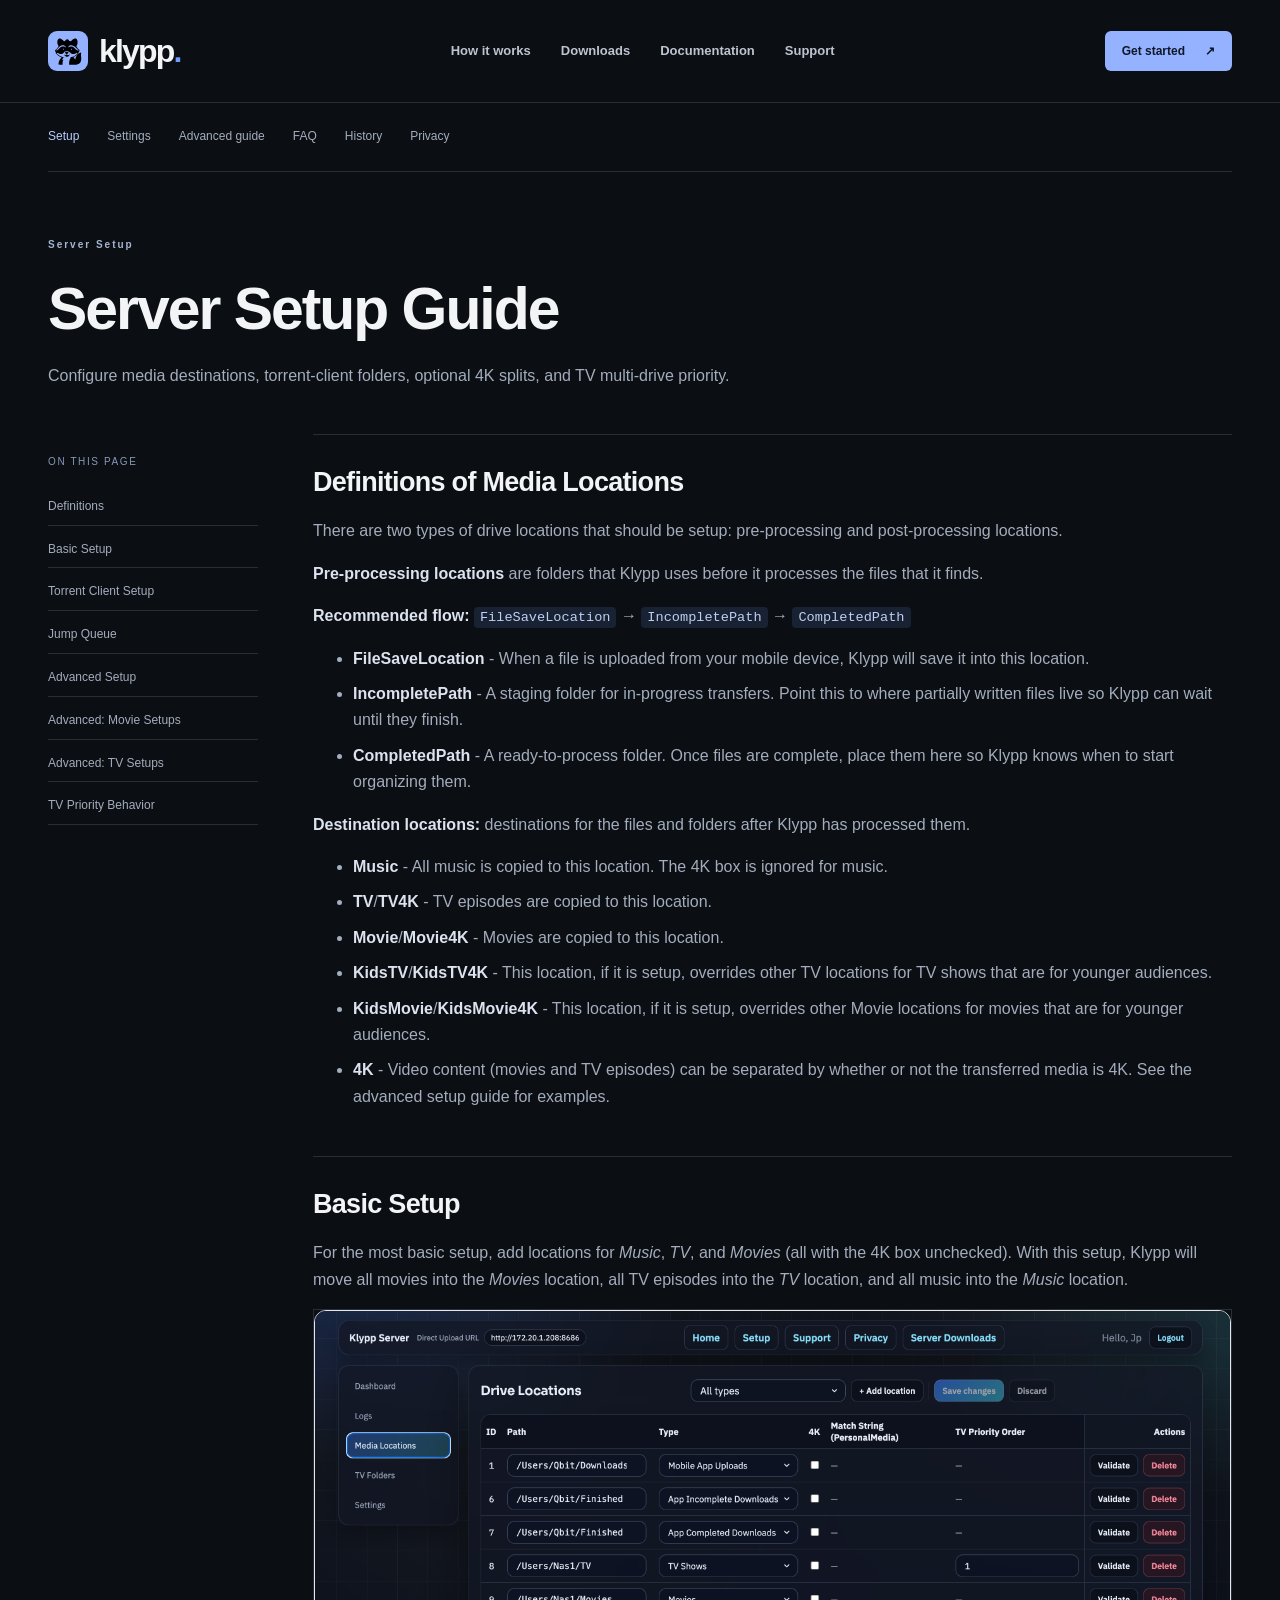
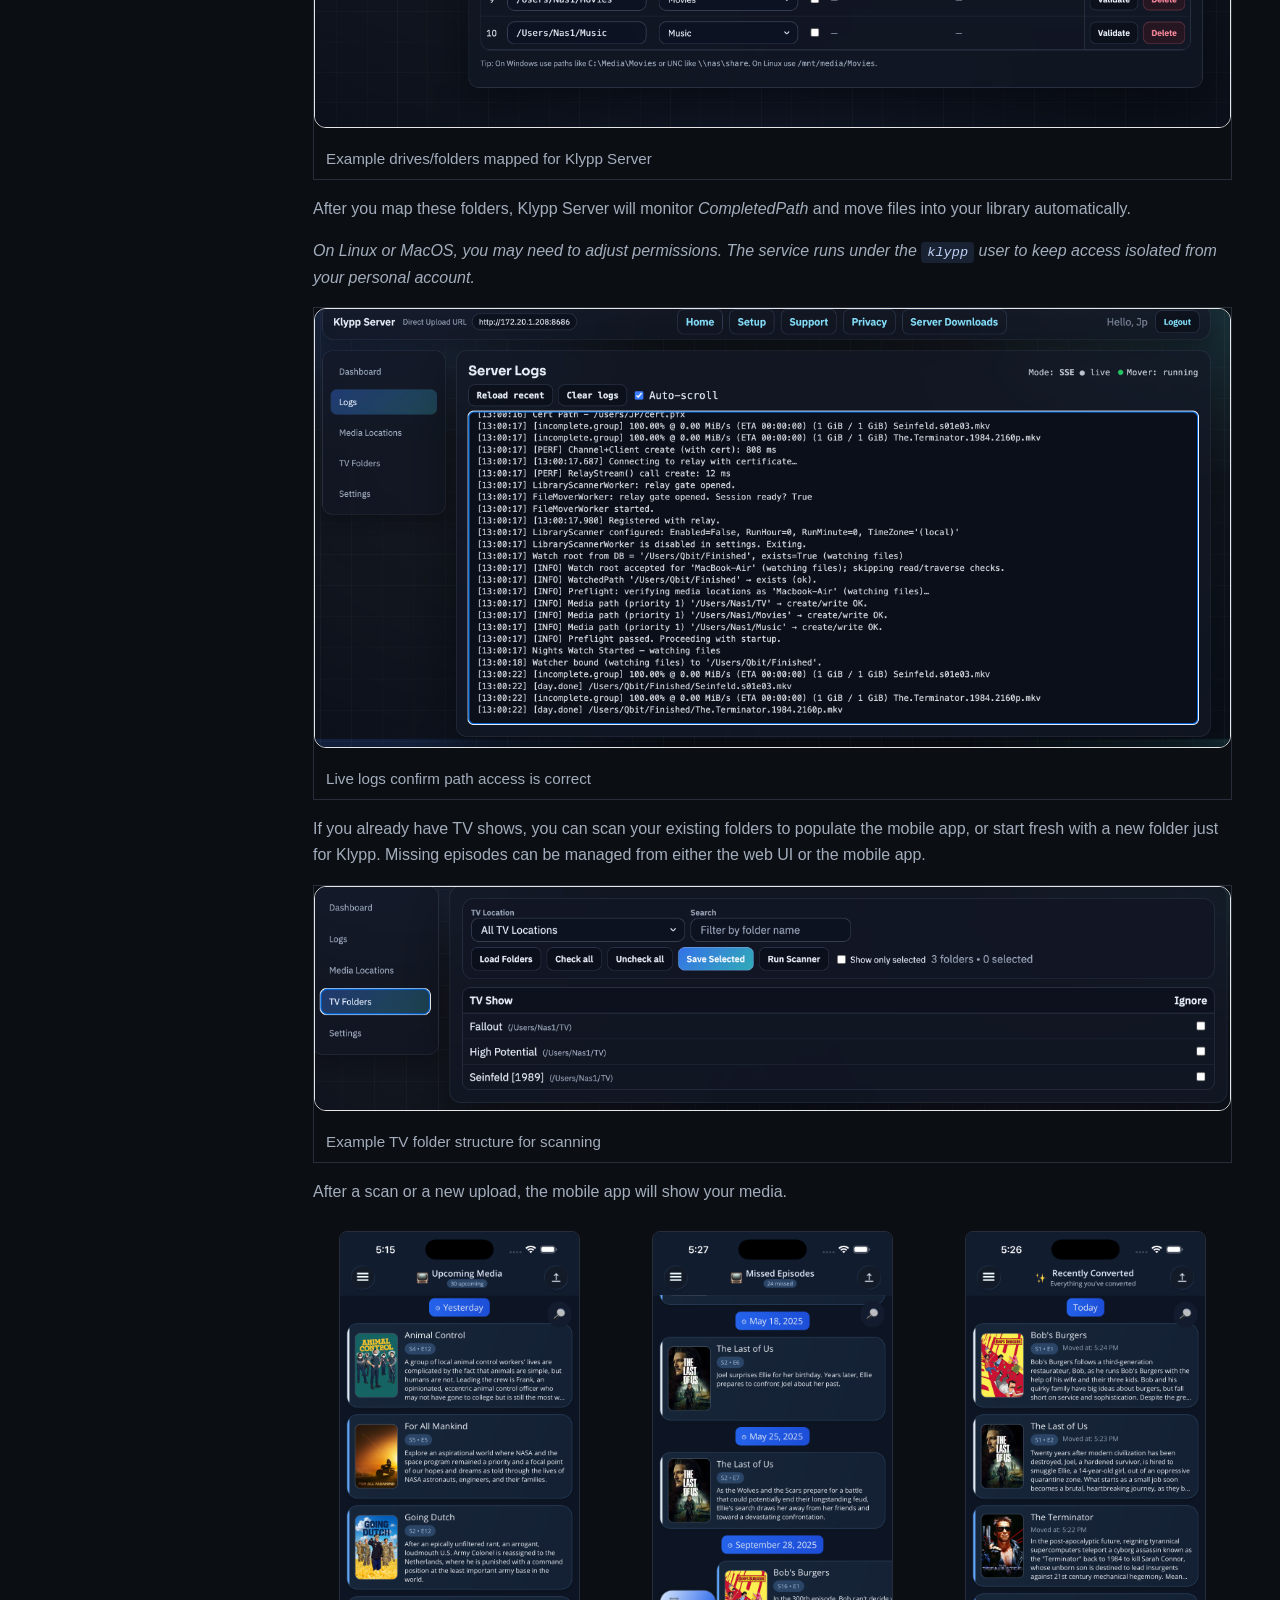
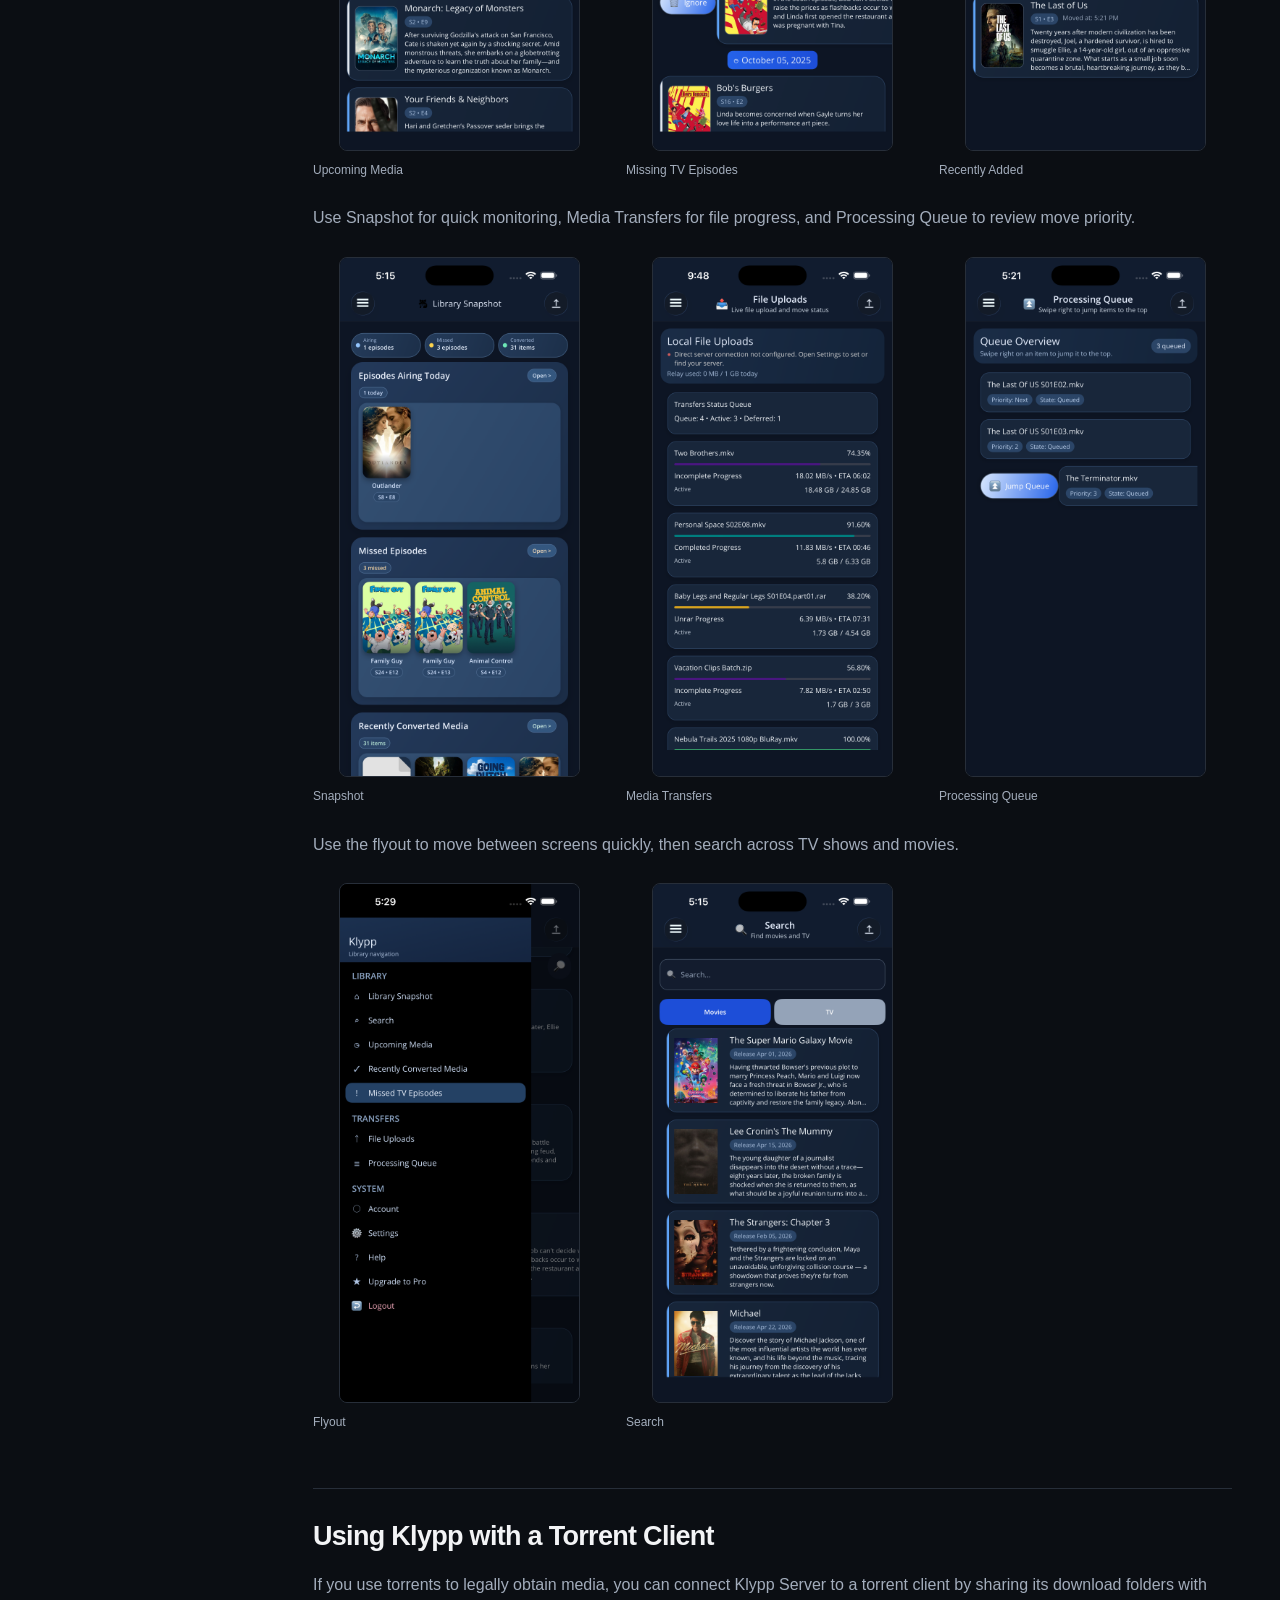
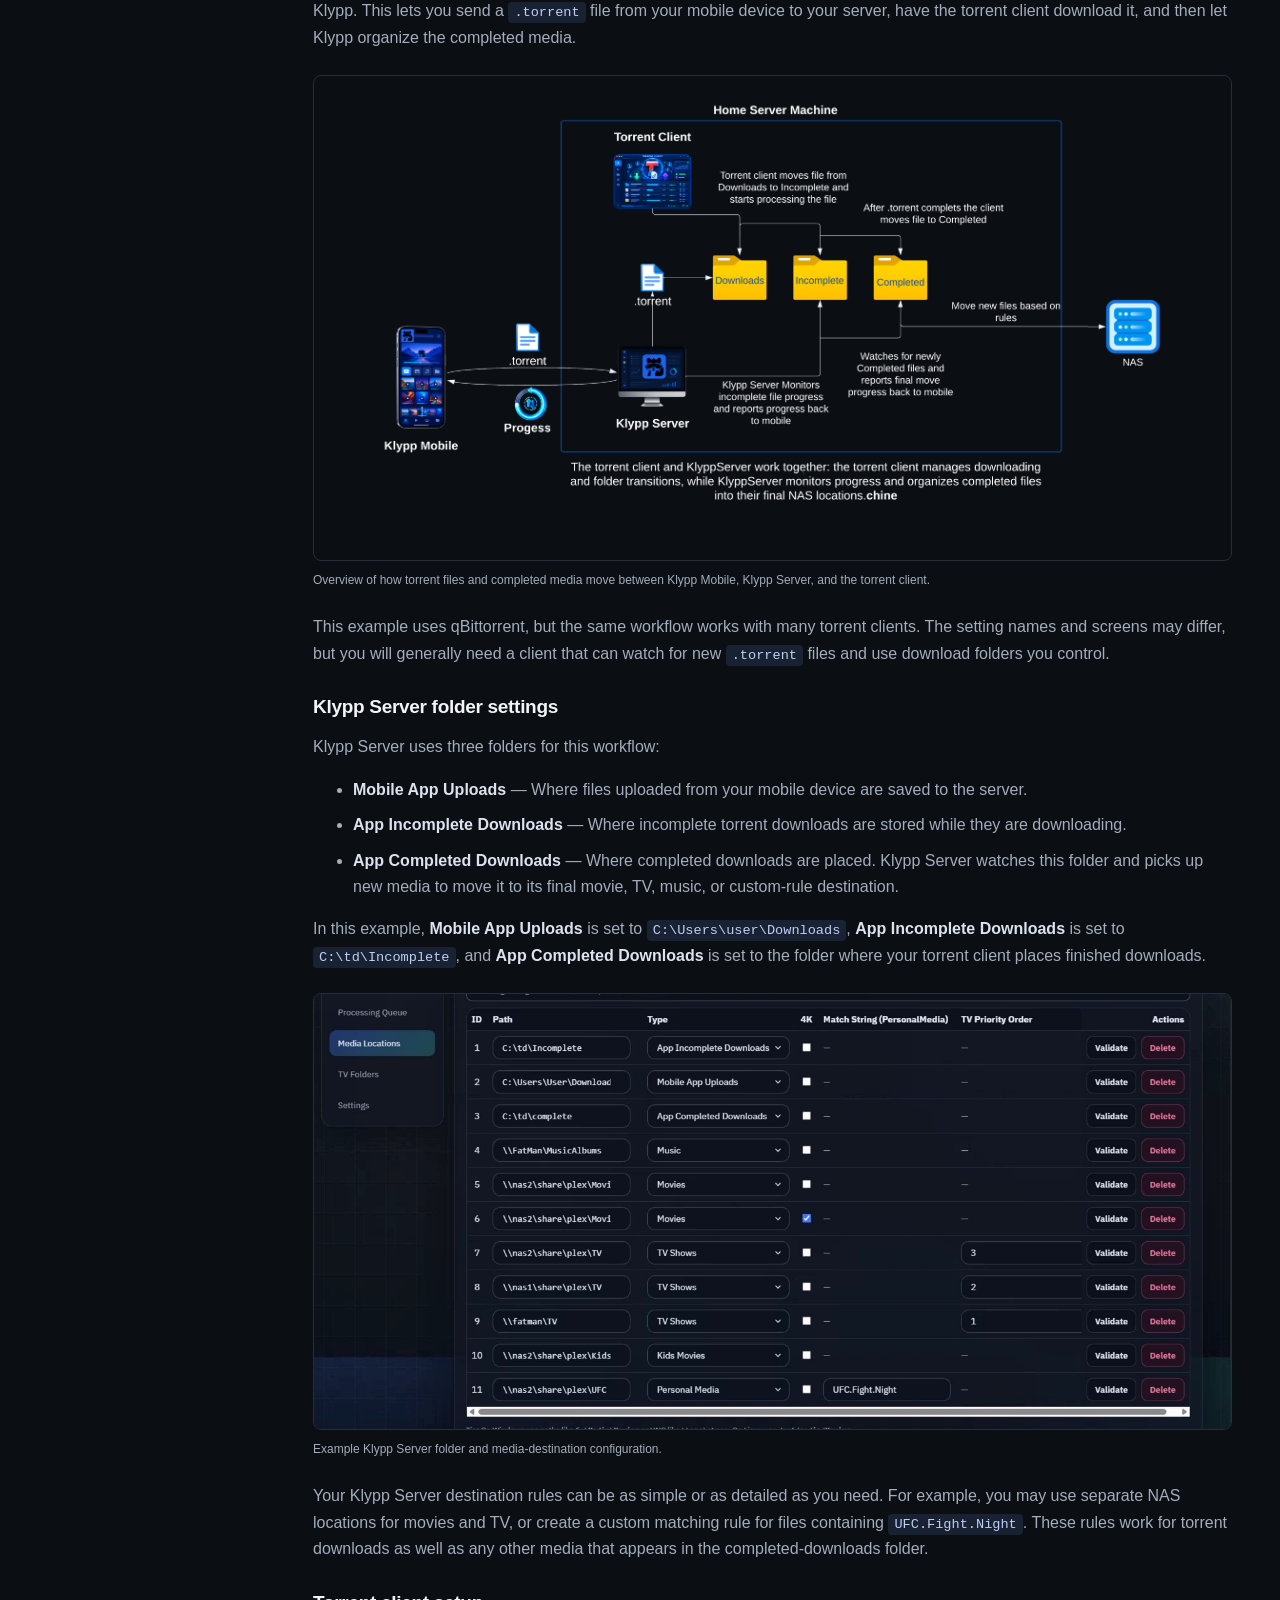
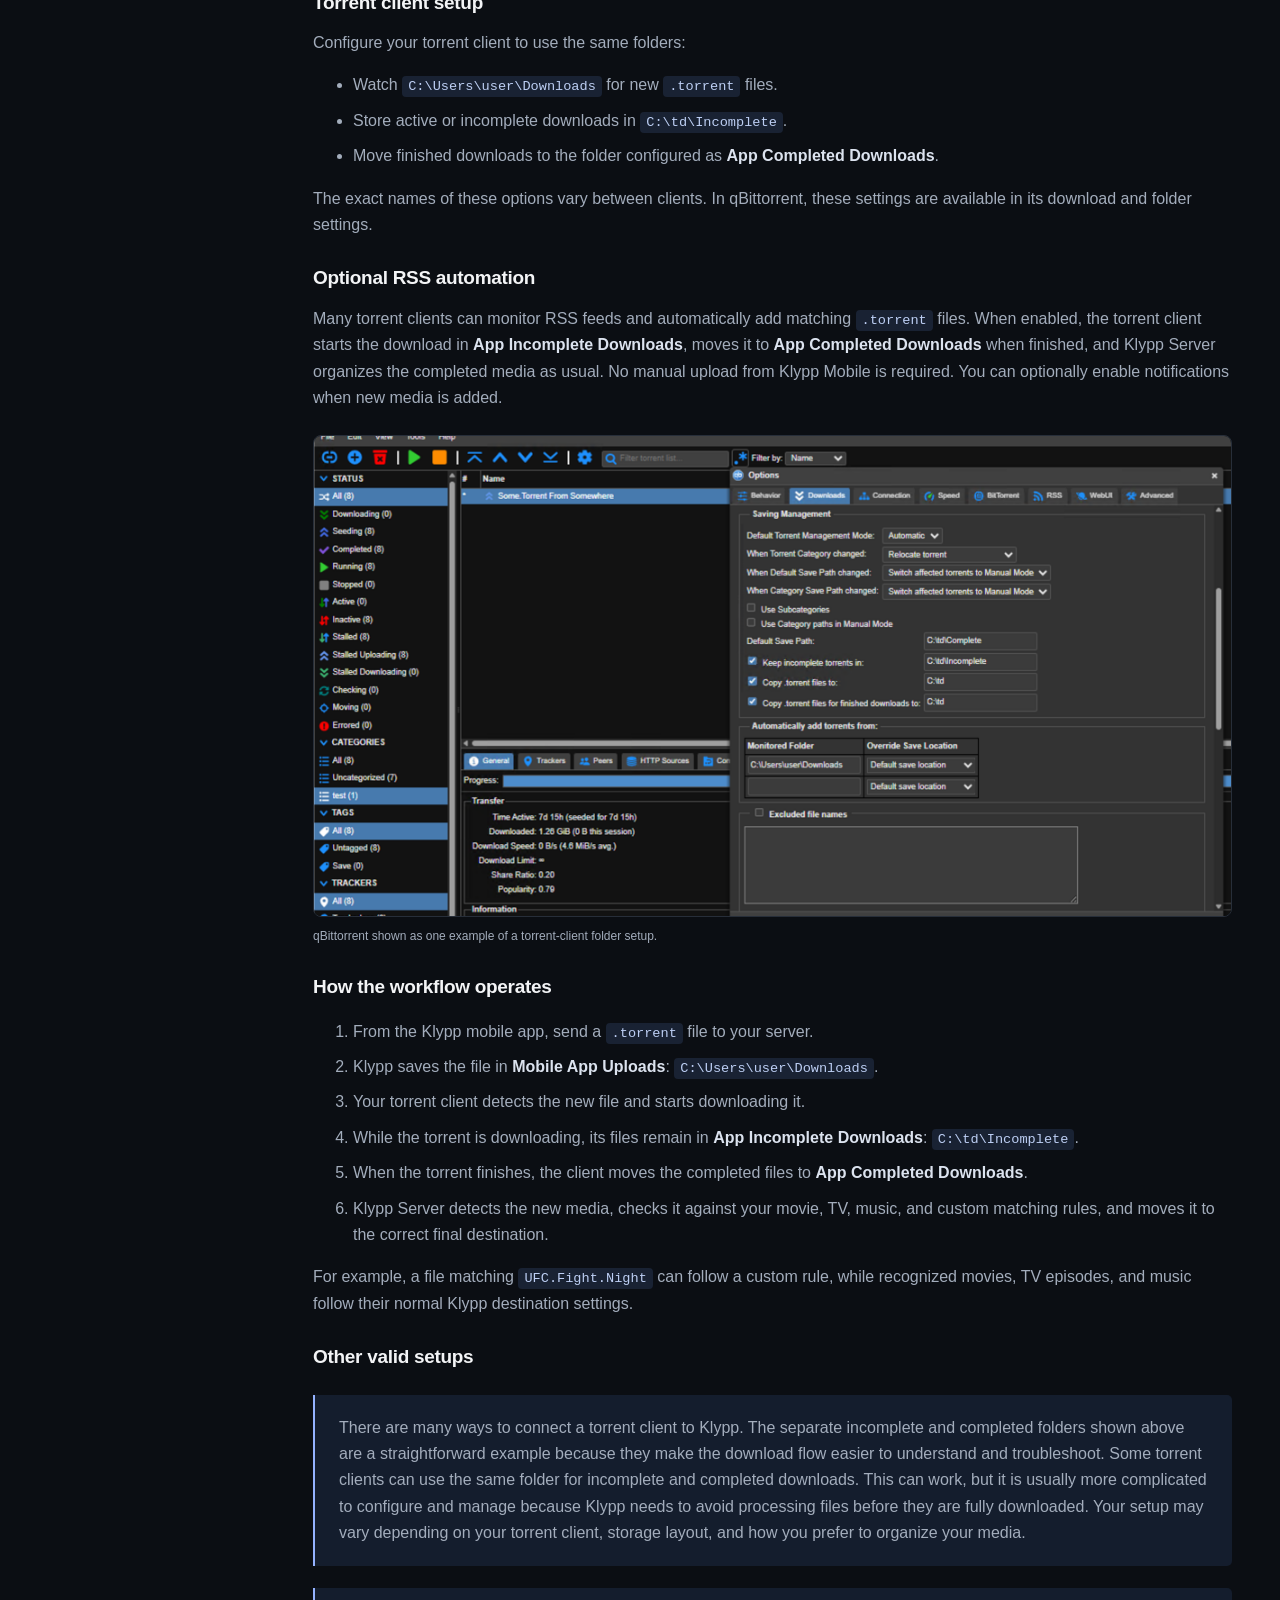
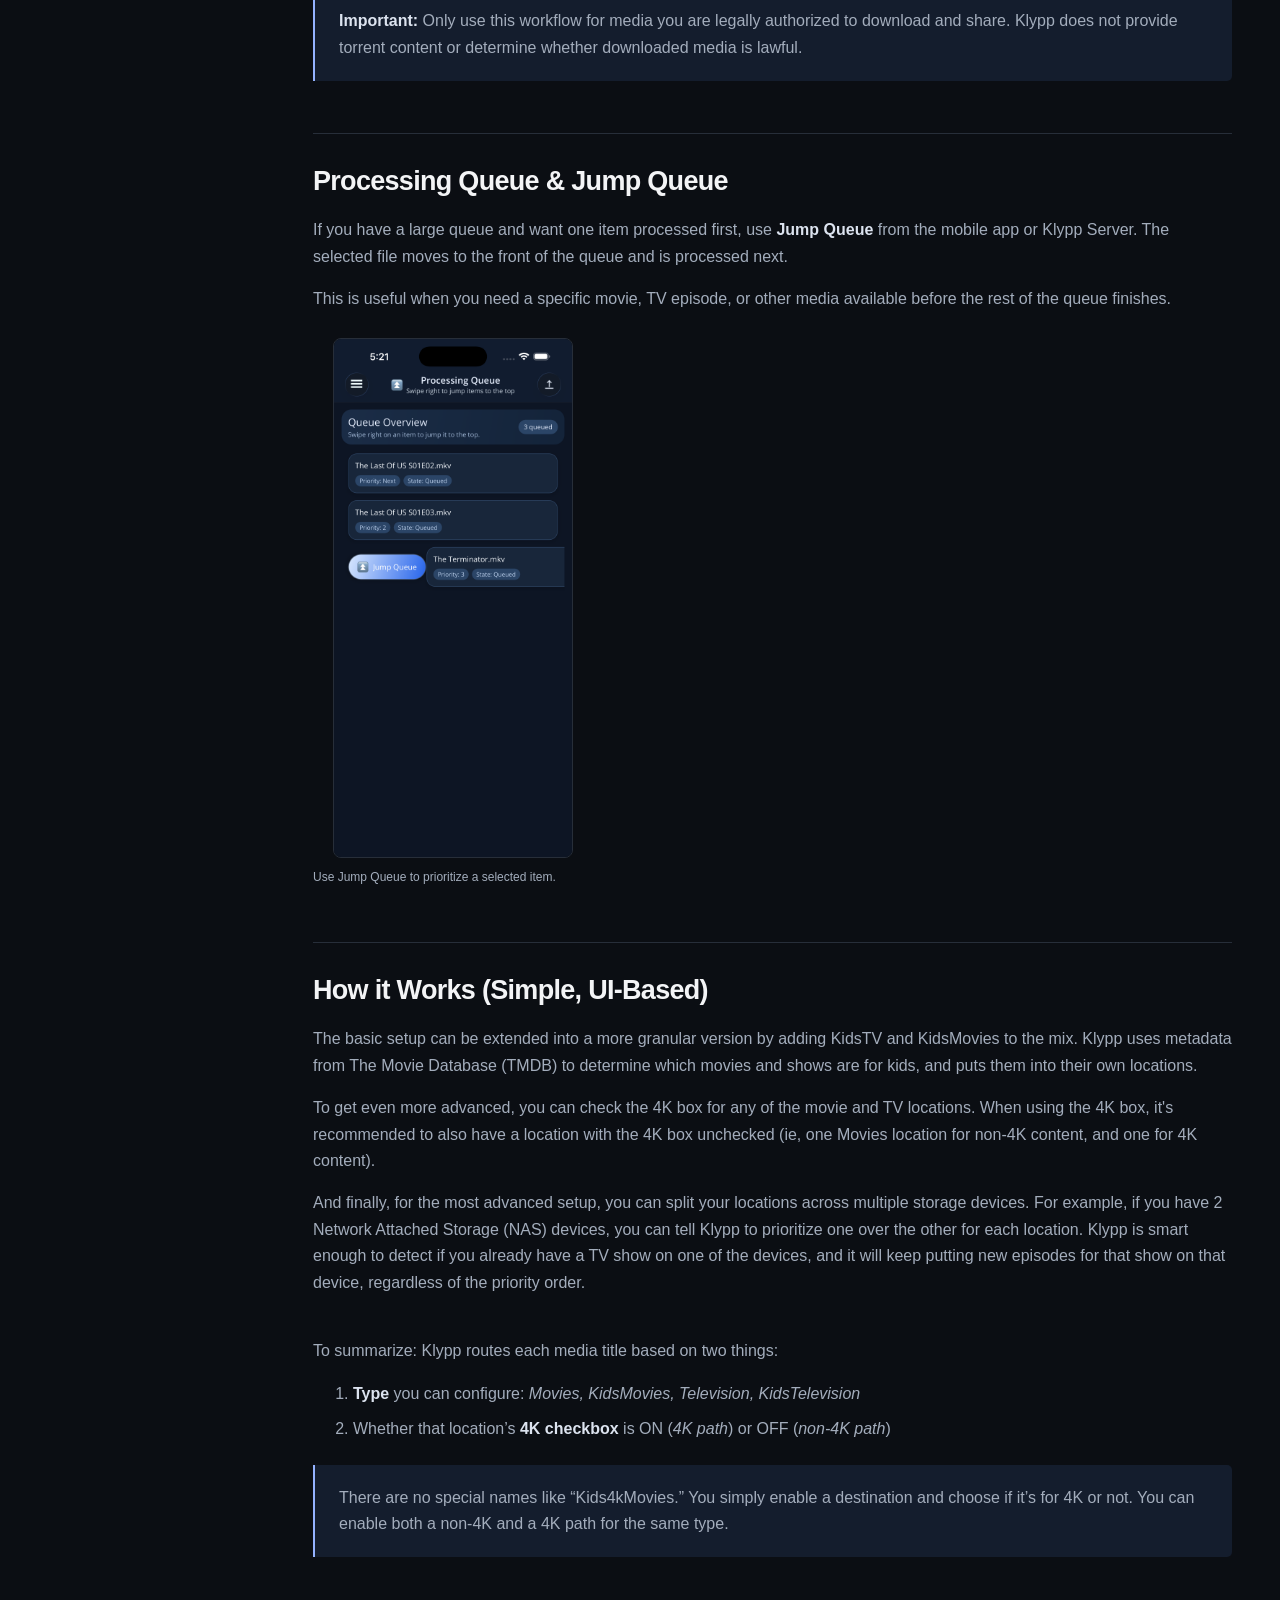
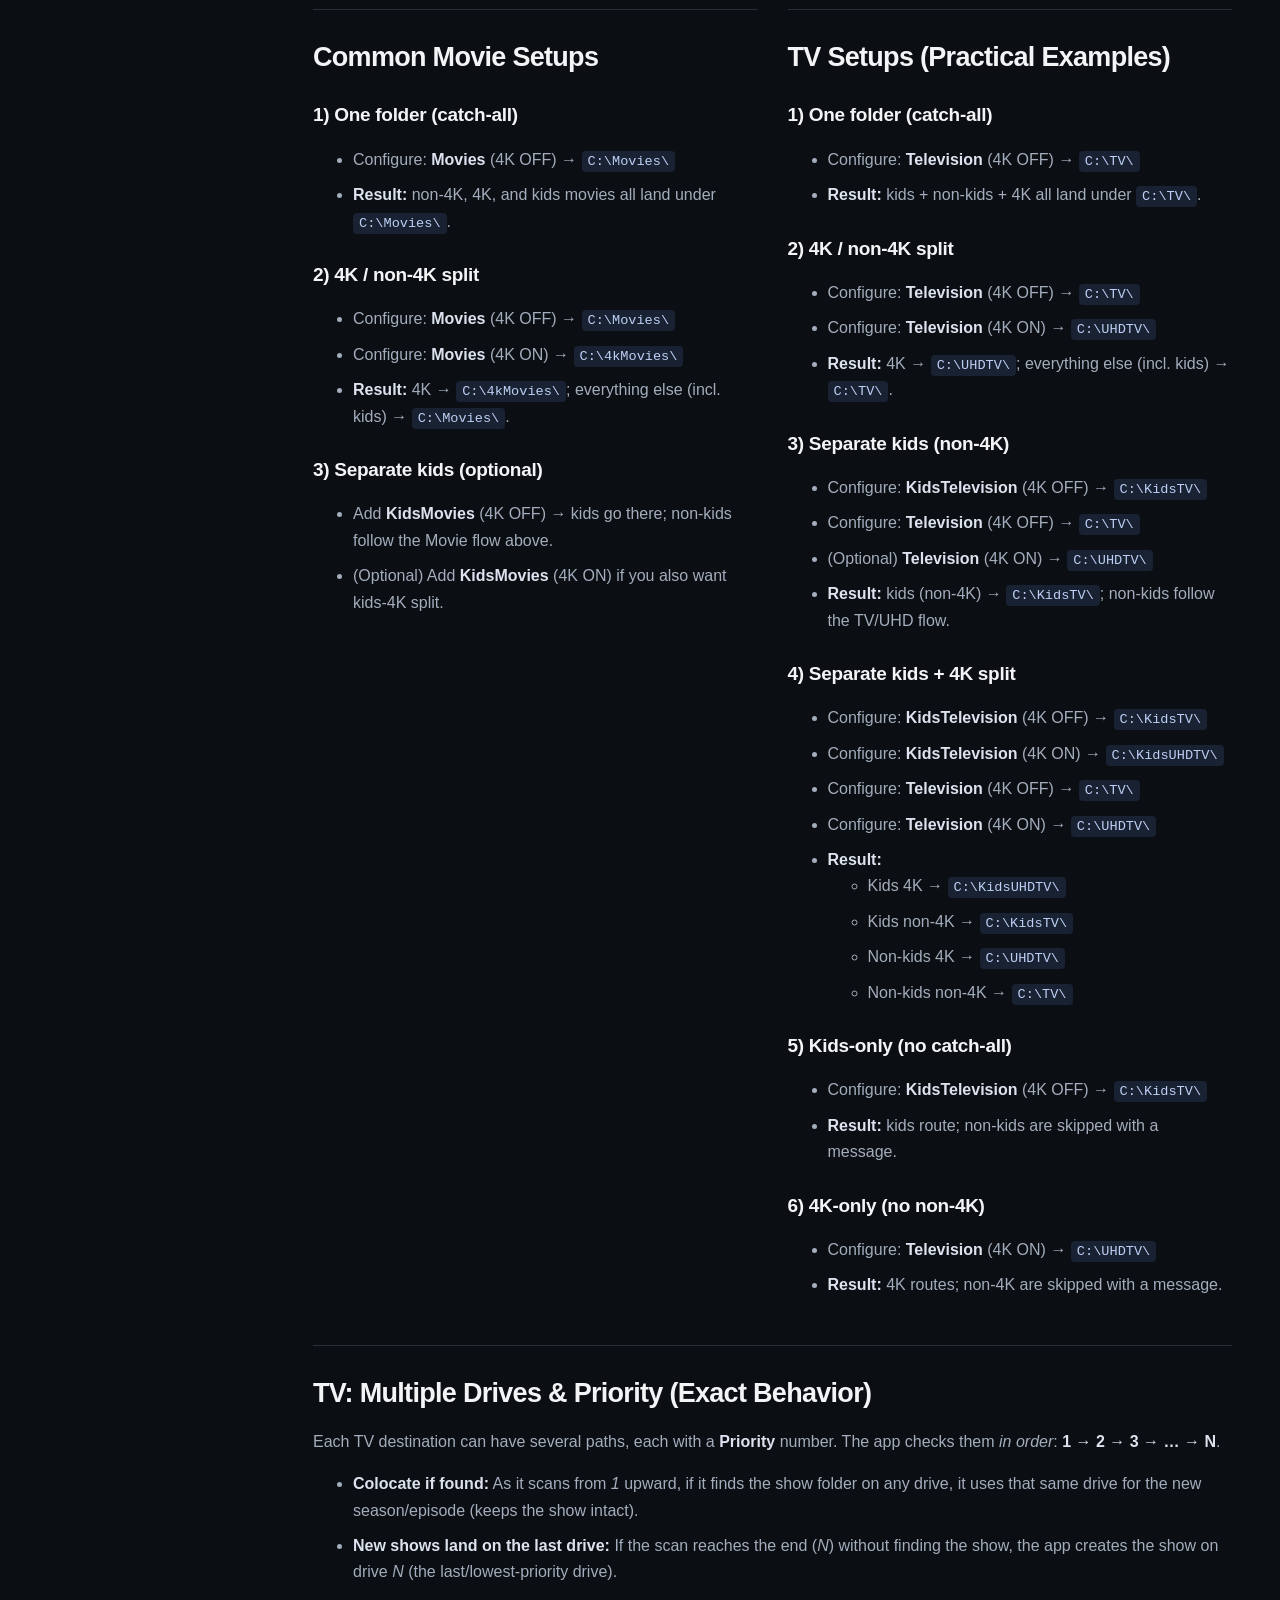
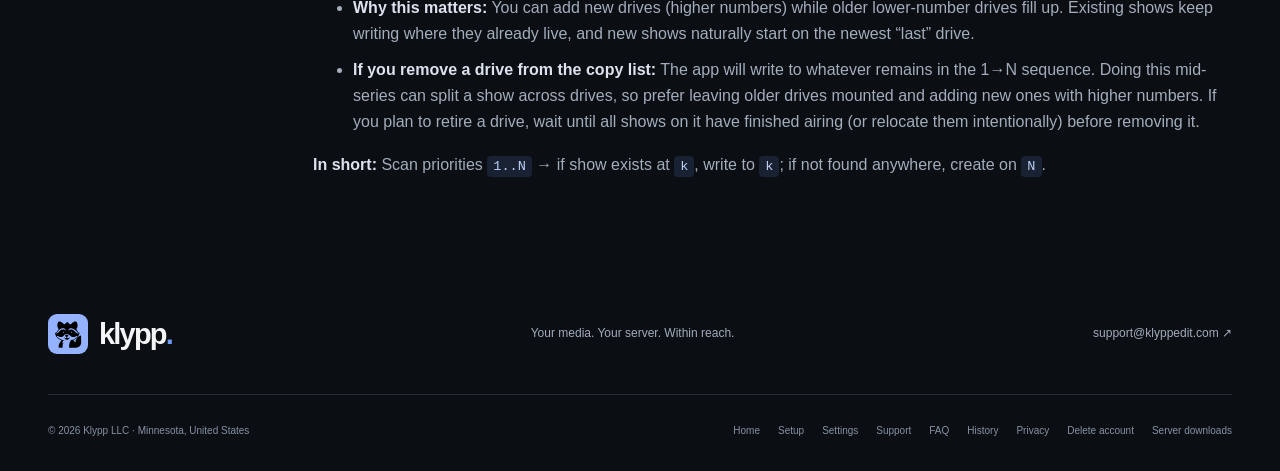
<file: setup/index.html>
<!DOCTYPE html>
<html lang="en">

<head>
  <meta charset="UTF-8" />
  <title>Klypp LLC – Server Setup Guide</title>
  <meta name="viewport" content="width=device-width, initial-scale=1" />
  <meta name="description"
    content="Configure Klypp server destinations, connect a torrent client using shared download folders, and understand TV multi-drive priority behavior." />

  <!-- Open Graph -->
  <meta property="og:title" content="Klypp – Server Setup Guide" />
  <meta property="og:site_name" content="Klypp LLC" />
  <meta property="og:type" content="article" />
  <meta property="og:url" content="https://www.klyppedit.com/Setup/" />
  <meta property="og:description"
    content="Configure Klypp destinations, connect a torrent client using shared download folders, and understand TV drive priorities." />

  <link rel="stylesheet" href="../assets/site.css">
<link rel="stylesheet" href="../assets/documentation.css?v=torrent-guide">

  <!-- JSON-LD -->
  <script type="application/ld+json">
  {
    "@context":"https://schema.org",
    "@type":"TechArticle",
    "headline":"Klypp – Server Setup Guide",
    "about":["Movies","Television","Kids","4K","Folder routing","Torrent clients","NAS priority"],
    "author":{"@type":"Organization","name":"Klypp LLC"},
    "publisher":{"@type":"Organization","name":"Klypp LLC"},
    "inLanguage":"en-US",
    "url":"https://www.klyppedit.com/Setup/"
  }
  </script>

  <script>
    // Simple active-state for subnav based on hash
    window.addEventListener('DOMContentLoaded', () => {
      const links = document.querySelectorAll('.subnav a');
      const setActive = () => {
        const hash = location.hash || '#definitions'; // default to Definitions on first load
        links.forEach(a => {
          const on = a.getAttribute('href') === hash;
          a.classList.toggle('is-active', on);
          a.setAttribute('aria-current', on ? 'page' : 'false');
        });
      };
      window.addEventListener('hashchange', setActive);
      setActive();

      const diagram = document.getElementById('diagram-lightbox');
      document.querySelector('.diagram-zoom').addEventListener('click', () => diagram.showModal());
      diagram.addEventListener('click', event => {
        if (event.target === diagram) diagram.close();
      });
    });
  </script>
</head>

<body>
<a class="skip" href="#main">Skip to content</a>
<header class="site-header">
<div class="container nav-row">
<a class="logo" href="../" aria-label="Klypp home">
<img class="brand-mascot" src="../assets/klypp-mascot.svg" width="40" height="40" alt="">klypp<span class="brand-dot">.</span>
</a>
<nav aria-label="Main navigation">
<a href="../index.html#how-it-works">How it works</a>
<a href="../downloads/index.html">Downloads</a>
<a href="../documentation/index.html">Documentation</a>
<a href="../support/index.html">Support</a>
</nav>
<a class="button small" href="../downloads/index.html">Get started <span aria-hidden="true">↗</span>
</a>
</div>
</header>
<div id="main" class="container document-content"><nav class="document-nav" aria-label="Guides and resources"><a href="../setup/index.html" aria-current="page">Setup</a><a href="../settings/index.html">Settings</a><a href="../AdvancedDocumentation/index.html">Advanced guide</a><a href="../faq/index.html">FAQ</a><a href="../history/index.html">History</a><a href="../privacy/index.html">Privacy</a></nav><header class="page-intro"><p class="eyebrow">Server Setup</p><h1>Server Setup Guide</h1><p class="subtitle">Configure media destinations, torrent-client folders, optional 4K splits, and TV multi-drive priority.</p></header>

    <div class="layout">
      <aside class="rail">
        <div class="rail-title">On this page</div>
        <!-- In-page sub-navigation -->
        <nav class="subnav">
          <a href="#definitions">Definitions</a>
          <a href="#basic">Basic Setup</a>
          <a href="#torrent-client">Torrent Client Setup</a>
          <a href="#jump-queue">Jump Queue</a>
          <a href="#advanced">Advanced Setup</a>
          <a href="#advanced-movies">Advanced: Movie Setups</a>
          <a href="#advanced-tv">Advanced: TV Setups</a>
          <a href="#tv-priority">TV Priority Behavior</a>
        </nav>
      </aside>

      <main class="content">
        <!-- DEFINITIONS -->
        <section id="definitions" class="card">
          <h2>Definitions of Media Locations</h2>

          <p class="muted">There are two types of drive locations that should be setup: pre-processing and
            post-processing locations.</p>

          <p class="muted"><strong>Pre-processing locations</strong> are folders that Klypp uses before it processes the
            files that it finds.</p>
          <p class="muted"><strong>Recommended flow:</strong> <span class="kbd">FileSaveLocation</span> → <span
              class="kbd">IncompletePath</span> → <span class="kbd">CompletedPath</span></p>
          <ul class="list-tight">
            <li><strong>FileSaveLocation</strong> - When a file is uploaded from your mobile device, Klypp will save it
              into this location.</li>
            <li><strong>IncompletePath</strong> - A staging folder for in-progress transfers. Point this to where
              partially written files live so Klypp can wait until they finish.</li>
            <li><strong>CompletedPath</strong> - A ready-to-process folder. Once files are complete, place them here so
              Klypp knows when to start organizing them.</li>
          </ul>

          <p class="muted"><strong>Destination locations:</strong> destinations for the files and folders after Klypp
            has processed them.</p>
          <ul class="list-tight">
            <li><strong>Music</strong> - All music is copied to this location. The 4K box is ignored for music.</li>
            <li><strong>TV</strong>/<strong>TV4K</strong> - TV episodes are copied to this location.</li>
            <li><strong>Movie</strong>/<strong>Movie4K</strong> - Movies are copied to this location.</li>
            <li><strong>KidsTV</strong>/<strong>KidsTV4K</strong> - This location, if it is setup, overrides other TV
              locations for TV shows that are for younger audiences.</li>
            <li><strong>KidsMovie</strong>/<strong>KidsMovie4K</strong> - This location, if it is setup, overrides other
              Movie locations for movies that are for younger audiences.</li>
            <li><strong>4K</strong> - Video content (movies and TV episodes) can be separated by whether or not the
              transferred media is 4K. See the advanced setup guide for examples.</li>
          </ul>
        </section>

        <!-- BASIC -->
        <section id="basic" class="card">
          <h2>Basic Setup</h2>

          <p class="muted">For the most basic setup, add locations for <em>Music</em>, <em>TV</em>, and <em>Movies</em>
            (all with the 4K box unchecked). With this setup, Klypp will move all movies into the <em>Movies</em>
            location, all TV episodes into the <em>TV</em> location, and all music into the <em>Music</em> location.</p>
          <figure class="card" style="padding:0;margin:12px 0 16px">
            <img src="../screenshots/ServerDrives.png" alt="Server Drives configuration example"
              style="display:block;max-width:100%;height:auto;border-radius:12px;border:1px solid #e6e6e6" />
            <figcaption style="padding:8px 12px;color:#666;font-size:.95rem">
              Example drives/folders mapped for Klypp Server
            </figcaption>
          </figure>




          <p class="muted">After you map these folders, Klypp Server will monitor <em>CompletedPath</em> and move files
            into your library automatically.</p>

          <p class="muted"><em>On Linux or MacOS, you may need to adjust permissions. The service runs under the
              <code>klypp</code> user to keep access isolated from your personal account.</em></p>

          <figure class="card" style="padding:0;margin:12px 0 16px">
            <img src="../screenshots/ServerLogs.png" alt="Server log output while scanning"
              style="display:block;max-width:100%;height:auto;border-radius:12px;border:1px solid #e6e6e6" />
            <figcaption style="padding:8px 12px;color:#666;font-size:.95rem">
              Live logs confirm path access is correct
            </figcaption>
          </figure>

          <p class="muted">If you already have TV shows, you can scan your existing folders to populate the mobile app,
            or start fresh with a new folder just for Klypp. Missing episodes can be managed from either the web UI or
            the mobile app.</p>
          <figure class="card" style="padding:0;margin:12px 0 16px">
            <img src="../screenshots/TVFolders.png" alt="Example TV folder mapping"
              style="display:block;max-width:100%;height:auto;border-radius:12px;border:1px solid #e6e6e6" />
            <figcaption style="padding:8px 12px;color:#666;font-size:.95rem">
              Example TV folder structure for scanning
            </figcaption>
          </figure>

          <p class="muted">After a scan or a new upload, the mobile app will show your media.</p>

          <div class="gallery" aria-label="Mobile app screenshots">
            <figure>
              <img src="../screenshots/UpcomingMedia.png" alt="Upcoming Media screen" />
              <figcaption>Upcoming Media</figcaption>
            </figure>
            <figure>
              <img src="../screenshots/MissingTVEpsiodes.png" alt="Missing TV Episodes screen" />
              <figcaption>Missing TV Episodes</figcaption>
            </figure>
            <figure>
              <img src="../screenshots/RecentlyAddedMedia.png" alt="Recently Added Media screen" />
              <figcaption>Recently Added</figcaption>
            </figure>
          </div>
          <p class="muted">Use Snapshot for quick monitoring, Media Transfers for file progress, and Processing Queue
            to review move priority.</p>

          <div class="gallery" aria-label="Mobile app screenshots">
            <figure>
              <img src="../screenshots/Snapshot.png" alt="Snapshot screen" />
              <figcaption>Snapshot</figcaption>
            </figure>
            <figure>
              <img src="../screenshots/Transfers.png" alt="Media Transfers screen" />
              <figcaption>Media Transfers</figcaption>
            </figure>
            <figure>
              <img src="../screenshots/ProcessingQueue.png" alt="Processing Queue screen" />
              <figcaption>Processing Queue</figcaption>
            </figure>
          </div>

          <p class="muted">Use the flyout to move between screens quickly, then search across TV shows and movies.</p>

          <div class="gallery" aria-label="Mobile app screenshots">
            <figure>
              <img src="../screenshots/Flyout.png" alt="Flyout navigation screen" />
              <figcaption>Flyout</figcaption>
            </figure>
            <figure>
              <img src="../screenshots/Search.png" alt="Search screen" />
              <figcaption>Search</figcaption>
            </figure>
          </div>
        </section>

        <!-- TORRENT CLIENT -->
        <section id="torrent-client" class="card">
          <h2>Using Klypp with a Torrent Client</h2>
          <p class="muted">If you use torrents to legally obtain media, you can connect Klypp Server to a torrent
            client by sharing its download folders with Klypp. This lets you send a <code>.torrent</code> file from
            your mobile device to your server, have the torrent client download it, and then let Klypp organize the
            completed media.</p>
          <figure class="setup-screenshot">
            <button class="diagram-zoom" type="button" aria-label="Open the torrent workflow diagram full screen">
              <img src="../assets/Torrent-Diagram.png"
                alt="Torrent workflow showing Klypp Mobile, Klypp Server, a torrent client, and the download folders between them" />
            </button>
            <figcaption>Overview of how torrent files and completed media move between Klypp Mobile, Klypp Server, and the torrent client.</figcaption>
          </figure>
          <p class="muted">This example uses qBittorrent, but the same workflow works with many torrent clients. The
            setting names and screens may differ, but you will generally need a client that can watch for new
            <code>.torrent</code> files and use download folders you control.</p>

          <h3>Klypp Server folder settings</h3>
          <p class="muted">Klypp Server uses three folders for this workflow:</p>
          <ul class="list-tight">
            <li><strong>Mobile App Uploads</strong> — Where files uploaded from your mobile device are saved to the
              server.</li>
            <li><strong>App Incomplete Downloads</strong> — Where incomplete torrent downloads are stored while they
              are downloading.</li>
            <li><strong>App Completed Downloads</strong> — Where completed downloads are placed. Klypp Server watches
              this folder and picks up new media to move it to its final movie, TV, music, or custom-rule destination.
            </li>
          </ul>
          <p class="muted">In this example, <strong>Mobile App Uploads</strong> is set to
            <code>C:\Users\user\Downloads</code>, <strong>App Incomplete Downloads</strong> is set to
            <code>C:\td\Incomplete</code>, and <strong>App Completed Downloads</strong> is set to the folder where
            your torrent client places finished downloads.</p>
          <figure class="setup-screenshot">
            <img src="../screenshots/TorrentDriveSetup.png"
              alt="Klypp Server settings showing mobile uploads, incomplete downloads, completed downloads, and media destinations" />
            <figcaption>Example Klypp Server folder and media-destination configuration.</figcaption>
          </figure>
          <p class="muted">Your Klypp Server destination rules can be as simple or as detailed as you need. For
            example, you may use separate NAS locations for movies and TV, or create a custom matching rule for files
            containing <code>UFC.Fight.Night</code>. These rules work for torrent downloads as well as any other media
            that appears in the completed-downloads folder.</p>

          <h3>Torrent client setup</h3>
          <p class="muted">Configure your torrent client to use the same folders:</p>
          <ul class="list-tight">
            <li>Watch <code>C:\Users\user\Downloads</code> for new <code>.torrent</code> files.</li>
            <li>Store active or incomplete downloads in <code>C:\td\Incomplete</code>.</li>
            <li>Move finished downloads to the folder configured as <strong>App Completed Downloads</strong>.</li>
          </ul>
          <p class="muted">The exact names of these options vary between clients. In qBittorrent, these settings are
            available in its download and folder settings.</p>

          <h3>Optional RSS automation</h3>
          <p class="muted">Many torrent clients can monitor RSS feeds and automatically add matching
            <code>.torrent</code> files. When enabled, the torrent client starts the download in
            <strong>App Incomplete Downloads</strong>, moves it to <strong>App Completed Downloads</strong> when
            finished, and Klypp Server organizes the completed media as usual. No manual upload from Klypp Mobile is
            required. You can optionally enable notifications when new media is added.</p>
          <figure class="setup-screenshot">
            <img src="../screenshots/TorrentTDFolders.png"
              alt="qBittorrent settings showing folders for watching torrent files and saving downloads" />
            <figcaption>qBittorrent shown as one example of a torrent-client folder setup.</figcaption>
          </figure>

          <h3>How the workflow operates</h3>
          <ol class="list-tight">
            <li>From the Klypp mobile app, send a <code>.torrent</code> file to your server.</li>
            <li>Klypp saves the file in <strong>Mobile App Uploads</strong>: <code>C:\Users\user\Downloads</code>.
            </li>
            <li>Your torrent client detects the new file and starts downloading it.</li>
            <li>While the torrent is downloading, its files remain in <strong>App Incomplete Downloads</strong>:
              <code>C:\td\Incomplete</code>.</li>
            <li>When the torrent finishes, the client moves the completed files to
              <strong>App Completed Downloads</strong>.</li>
            <li>Klypp Server detects the new media, checks it against your movie, TV, music, and custom matching
              rules, and moves it to the correct final destination.</li>
          </ol>
          <p class="muted">For example, a file matching <code>UFC.Fight.Night</code> can follow a custom rule, while
            recognized movies, TV episodes, and music follow their normal Klypp destination settings.</p>

          <h3>Other valid setups</h3>
          <p class="note">There are many ways to connect a torrent client to Klypp. The separate incomplete and
            completed folders shown above are a straightforward example because they make the download flow easier to
            understand and troubleshoot. Some torrent clients can use the same folder for incomplete and completed
            downloads. This can work, but it is usually more complicated to configure and manage because Klypp needs to
            avoid processing files before they are fully downloaded. Your setup may vary depending on your torrent
            client, storage layout, and how you prefer to organize your media.</p>

          <p class="note"><strong>Important:</strong> Only use this workflow for media you are legally authorized to
            download and share. Klypp does not provide torrent content or determine whether downloaded media is lawful.
          </p>
        </section>

        <section id="jump-queue" class="card">
          <h2>Processing Queue &amp; Jump Queue</h2>
          <p class="muted">If you have a large queue and want one item processed first, use
            <strong>Jump Queue</strong> from the mobile app or Klypp Server. The selected file moves to the front of
            the queue and is processed next.</p>
          <p class="muted">This is useful when you need a specific movie, TV episode, or other media available before
            the rest of the queue finishes.</p>
          <div class="gallery jump-queue-screenshot" aria-label="Processing Queue screenshot">
            <figure>
              <img src="../screenshots/ProcessingQueue.png" alt="Klypp mobile app Processing Queue screen" />
              <figcaption>Use Jump Queue to prioritize a selected item.</figcaption>
            </figure>
          </div>
        </section>

        <!-- ADVANCED -->
        <section id="advanced" class="card">
          <h2>How it Works (Simple, UI-Based)</h2>
          <p class="muted">The basic setup can be extended into a more granular version by adding KidsTV and KidsMovies
            to the mix. Klypp uses metadata from The Movie Database (TMDB) to determine which movies and shows are for
            kids, and puts them into their own locations.</p>
          <p class="muted">To get even more advanced, you can check the 4K box for any of the movie and TV locations.
            When using the 4K box, it's recommended to also have a location with the 4K box unchecked (ie, one Movies
            location for non-4K content, and one for 4K content).</p>
          <p class="muted">And finally, for the most advanced setup, you can split your locations across multiple
            storage devices. For example, if you have 2 Network Attached Storage (NAS) devices, you can tell Klypp to
            prioritize one over the other for each location.
            Klypp is smart enough to detect if you already have a TV show on one of the devices, and it will keep
            putting new episodes for that show on that device, regardless of the priority order.</p>
          <br />
          <p class="muted">To summarize: Klypp routes each media title based on two things:</p>
          <ol>
            <li><strong>Type</strong> you can configure: <em>Movies, KidsMovies, Television, KidsTelevision</em></li>
            <li>Whether that location’s <strong>4K checkbox</strong> is ON (<em>4K path</em>) or OFF (<em>non-4K
                path</em>)</li>
          </ol>

          <p class="note">
            There are no special names like “Kids4kMovies.” You simply enable a destination and choose if it’s for 4K or
            not.
            You can enable both a non-4K and a 4K path for the same type.
          </p>
        </section>

        <div class="grid">
          <section id="advanced-movies" class="card">
            <h2>Common Movie Setups</h2>

            <h3>1) One folder (catch-all)</h3>
            <ul class="list-tight">
              <li>Configure: <strong>Movies</strong> (4K OFF) → <code>C:\Movies\</code></li>
              <li><strong>Result:</strong> non-4K, 4K, and kids movies all land under <code>C:\Movies\</code>.</li>
            </ul>

            <h3>2) 4K / non-4K split</h3>
            <ul class="list-tight">
              <li>Configure: <strong>Movies</strong> (4K OFF) → <code>C:\Movies\</code></li>
              <li>Configure: <strong>Movies</strong> (4K ON) → <code>C:\4kMovies\</code></li>
              <li><strong>Result:</strong> 4K → <code>C:\4kMovies\</code>; everything else (incl. kids) →
                <code>C:\Movies\</code>.
              </li>
            </ul>

            <h3>3) Separate kids (optional)</h3>
            <ul class="list-tight">
              <li>Add <strong>KidsMovies</strong> (4K OFF) → kids go there; non-kids follow the Movie flow above.</li>
              <li>(Optional) Add <strong>KidsMovies</strong> (4K ON) if you also want kids-4K split.</li>
            </ul>
          </section>

          <section id="advanced-tv" class="card">
            <h2>TV Setups (Practical Examples)</h2>

            <h3>1) One folder (catch-all)</h3>
            <ul class="list-tight">
              <li>Configure: <strong>Television</strong> (4K OFF) → <code>C:\TV\</code></li>
              <li><strong>Result:</strong> kids + non-kids + 4K all land under <code>C:\TV\</code>.</li>
            </ul>

            <h3>2) 4K / non-4K split</h3>
            <ul class="list-tight">
              <li>Configure: <strong>Television</strong> (4K OFF) → <code>C:\TV\</code></li>
              <li>Configure: <strong>Television</strong> (4K ON) → <code>C:\UHDTV\</code></li>
              <li><strong>Result:</strong> 4K → <code>C:\UHDTV\</code>; everything else (incl. kids) →
                <code>C:\TV\</code>.
              </li>
            </ul>

            <h3>3) Separate kids (non-4K)</h3>
            <ul class="list-tight">
              <li>Configure: <strong>KidsTelevision</strong> (4K OFF) → <code>C:\KidsTV\</code></li>
              <li>Configure: <strong>Television</strong> (4K OFF) → <code>C:\TV\</code></li>
              <li>(Optional) <strong>Television</strong> (4K ON) → <code>C:\UHDTV\</code></li>
              <li><strong>Result:</strong> kids (non-4K) → <code>C:\KidsTV\</code>; non-kids follow the TV/UHD flow.
              </li>
            </ul>

            <h3>4) Separate kids + 4K split</h3>
            <ul class="list-tight">
              <li>Configure: <strong>KidsTelevision</strong> (4K OFF) → <code>C:\KidsTV\</code></li>
              <li>Configure: <strong>KidsTelevision</strong> (4K ON) → <code>C:\KidsUHDTV\</code></li>
              <li>Configure: <strong>Television</strong> (4K OFF) → <code>C:\TV\</code></li>
              <li>Configure: <strong>Television</strong> (4K ON) → <code>C:\UHDTV\</code></li>
              <li><strong>Result:</strong>
                <ul>
                  <li>Kids 4K → <code>C:\KidsUHDTV\</code></li>
                  <li>Kids non-4K → <code>C:\KidsTV\</code></li>
                  <li>Non-kids 4K → <code>C:\UHDTV\</code></li>
                  <li>Non-kids non-4K → <code>C:\TV\</code></li>
                </ul>
              </li>
            </ul>

            <h3>5) Kids-only (no catch-all)</h3>
            <ul class="list-tight">
              <li>Configure: <strong>KidsTelevision</strong> (4K OFF) → <code>C:\KidsTV\</code></li>
              <li><strong>Result:</strong> kids route; non-kids are skipped with a message.</li>
            </ul>

            <h3>6) 4K-only (no non-4K)</h3>
            <ul class="list-tight">
              <li>Configure: <strong>Television</strong> (4K ON) → <code>C:\UHDTV\</code></li>
              <li><strong>Result:</strong> 4K routes; non-4K are skipped with a message.</li>
            </ul>
          </section>
        </div>

        <section id="tv-priority" class="card">
          <h2>TV: Multiple Drives &amp; Priority (Exact Behavior)</h2>
          <p>Each TV destination can have several paths, each with a <strong>Priority</strong> number.
            The app checks them <em>in order</em>: <strong>1 → 2 → 3 → … → N</strong>.</p>
          <ul>
            <li><strong>Colocate if found:</strong> As it scans from <em>1</em> upward, if it finds the show folder on
              any drive, it uses that same drive for the new season/episode (keeps the show intact).</li>
            <li><strong>New shows land on the last drive:</strong> If the scan reaches the end (<em>N</em>) without
              finding the show, the app creates the show on drive <em>N</em> (the last/lowest-priority drive).</li>
            <li><strong>Why this matters:</strong> You can add new drives (higher numbers) while older lower-number
              drives fill up. Existing shows keep writing where they already live, and new shows naturally start on the
              newest “last” drive.</li>
            <li><strong>If you remove a drive from the copy list:</strong> The app will write to whatever remains in the
              1→N sequence. Doing this mid-series can split a show across drives, so prefer leaving older drives mounted
              and adding new ones with higher numbers. If you plan to retire a drive, wait until all shows on it have
              finished airing (or relocate them intentionally) before removing it.</li>
          </ul>
          <p><strong>In short:</strong> Scan priorities <span class="kbd">1..N</span> → if show exists at <span
              class="kbd">k</span>, write to <span class="kbd">k</span>; if not found anywhere, create on <span
              class="kbd">N</span>.</p>
        </section>

      </main>
    </div></div>
<footer class="container site-footer">
<div class="footer-top">
<a class="logo" href="../"><img class="brand-mascot" src="../assets/klypp-mascot.svg" width="40" height="40" alt="">klypp<span class="brand-dot">.</span>
</a>
<p>Your media. Your server. Within reach.</p>
<a href="mailto:support@klyppedit.com">support@klyppedit.com ↗</a>
</div>
<div class="footer-bottom">
<span>© 2026 Klypp LLC · Minnesota, United States</span>
<nav aria-label="Footer navigation">
<a href="../">Home</a>
<a href="../setup/index.html">Setup</a>
<a href="../settings/index.html">Settings</a>
<a href="../support/index.html">Support</a>
<a href="../faq/index.html">FAQ</a>
<a href="../history/index.html">History</a>
<a href="../privacy/index.html">Privacy</a>
<a href="../delete-account/index.html">Delete account</a>
<a href="https://app.klyppedit.com/swagger">Server downloads</a>
</nav>
</div>
</footer>
<dialog id="diagram-lightbox" class="lightbox" aria-label="Expanded torrent workflow diagram">
  <form method="dialog">
    <button class="lightbox-close" aria-label="Close expanded diagram">&times;</button>
  </form>
  <img src="../assets/Torrent-Diagram.png" alt="Expanded torrent workflow diagram">
</dialog>
</body>
</html>
</file>
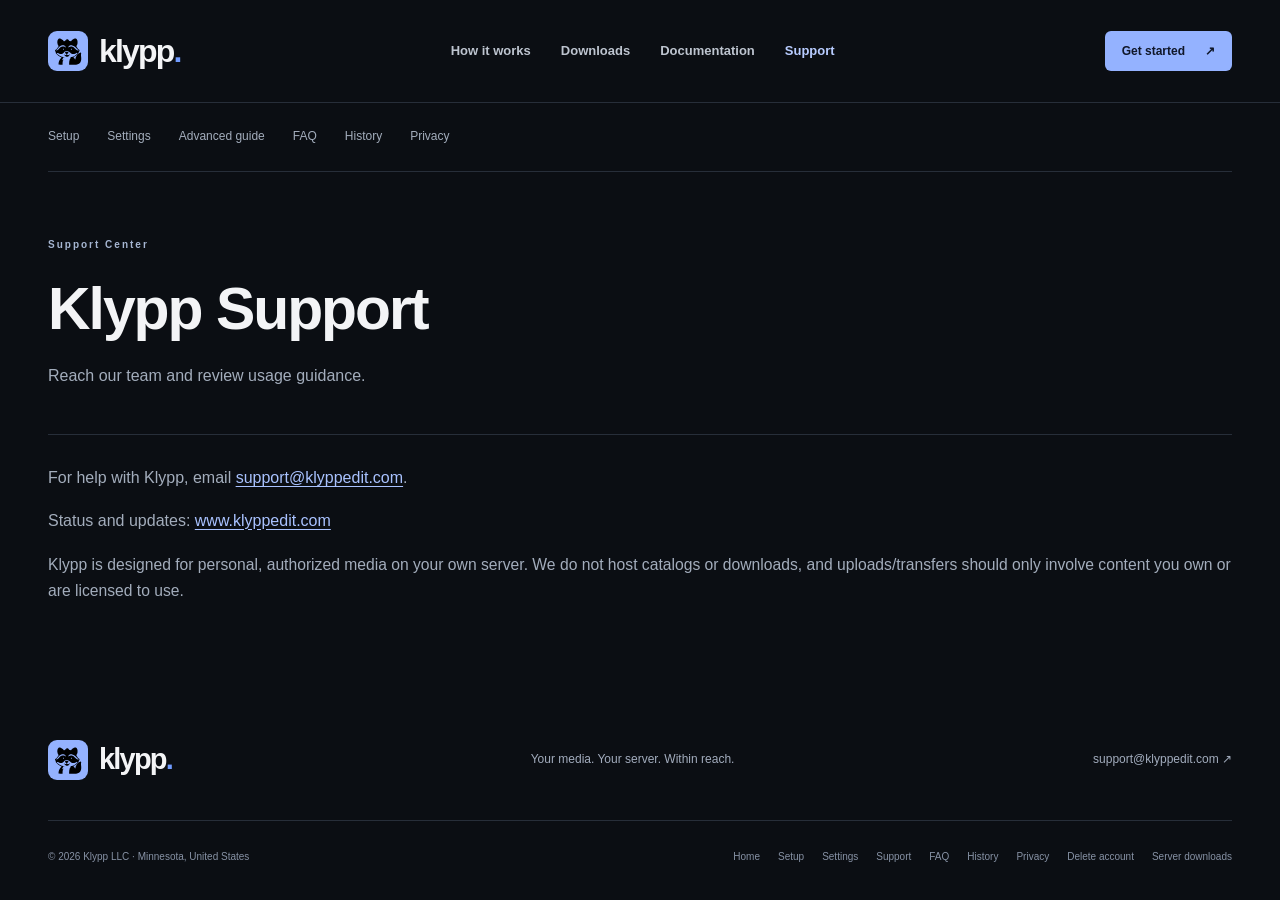
<file: support/index.html>
<!DOCTYPE html>
<html lang="en">
<head>
  <meta charset="UTF-8" />
  <title>Klypp Support</title>
  <meta name="viewport" content="width=device-width, initial-scale=1" />
  <meta name="description" content="Support page for Klypp LLC" />
  <link rel="stylesheet" href="../assets/site.css">
<link rel="stylesheet" href="../assets/documentation.css">
</head>
<body>
<a class="skip" href="#main">Skip to content</a>
<header class="site-header">
<div class="container nav-row">
<a class="logo" href="../" aria-label="Klypp home">
<img class="brand-mascot" src="../assets/klypp-mascot.svg" width="40" height="40" alt="">klypp<span class="brand-dot">.</span>
</a>
<nav aria-label="Main navigation">
<a href="../index.html#how-it-works">How it works</a>
<a href="../downloads/index.html">Downloads</a>
<a href="../documentation/index.html">Documentation</a>
<a href="../support/index.html" aria-current="page">Support</a>
</nav>
<a class="button small" href="../downloads/index.html">Get started <span aria-hidden="true">↗</span>
</a>
</div>
</header>
<main id="main" class="container document-content"><nav class="document-nav" aria-label="Guides and resources"><a href="../setup/index.html">Setup</a><a href="../settings/index.html">Settings</a><a href="../AdvancedDocumentation/index.html">Advanced guide</a><a href="../faq/index.html">FAQ</a><a href="../history/index.html">History</a><a href="../privacy/index.html">Privacy</a></nav><header class="page-intro"><p class="eyebrow">Support Center</p><h1>Klypp Support</h1><p class="subtitle">Reach our team and review usage guidance.</p></header>

    <section class="card">
      <p>For help with Klypp, email <a href="mailto:support@klyppedit.com">support@klyppedit.com</a>.</p>
      <p>Status and updates: <a href="../">www.klyppedit.com</a></p>
      <p style="margin-top:18px;color:var(--muted);font-size:0.98rem;">Klypp is designed for personal, authorized media on your own server. We do not host catalogs or downloads, and uploads/transfers should only involve content you own or are licensed to use.</p>
    </section></main>
<footer class="container site-footer">
<div class="footer-top">
<a class="logo" href="../"><img class="brand-mascot" src="../assets/klypp-mascot.svg" width="40" height="40" alt="">klypp<span class="brand-dot">.</span>
</a>
<p>Your media. Your server. Within reach.</p>
<a href="mailto:support@klyppedit.com">support@klyppedit.com ↗</a>
</div>
<div class="footer-bottom">
<span>© 2026 Klypp LLC · Minnesota, United States</span>
<nav aria-label="Footer navigation">
<a href="../">Home</a>
<a href="../setup/index.html">Setup</a>
<a href="../settings/index.html">Settings</a>
<a href="../support/index.html">Support</a>
<a href="../faq/index.html">FAQ</a>
<a href="../history/index.html">History</a>
<a href="../privacy/index.html">Privacy</a>
<a href="../delete-account/index.html">Delete account</a>
<a href="https://app.klyppedit.com/swagger">Server downloads</a>
</nav>
</div>
</footer>
</body>
</html>
</file>
<file: assets/site.css>
:root {
  color-scheme:dark;
  --bg:#0b0e13;
  --panel:#11161e;
  --text:#f3f4f6;
  --muted:#a3adbc;
  --line:#272e39;
  --blue:#709bff;
}
* {
  box-sizing:border-box;
}
html {
  scroll-behavior:smooth;
  scroll-padding-top:100px;
}
body {
  margin:0;
  background:var(--bg);
  color:var(--text);
  font-family:Inter,-apple-system,BlinkMacSystemFont,"Segoe UI",sans-serif;
  font-size:16px;
  line-height:1.65;
}
a {
  color:inherit;
  text-decoration:none;
}
a:hover {
  color:#a6c0ff;
}
a:focus-visible,summary:focus-visible {
  outline:3px solid var(--blue);
  outline-offset:6px;
}
img {
  max-width:100%;
  display:block;
  height:auto;
}
figure,p,h1,h2,h3 {
  margin:0;
}
p {
  color:var(--muted);
}
.container {
  width:min(1200px,calc(100% - 96px));
  margin-inline:auto;
}
.skip {
  position:absolute;
  top:-100px;
  left:20px;
  background:white;
  color:black;
  padding:12px;
  z-index:20;
}
.skip:focus {
  top:10px;
}
.site-header {
  border-bottom:1px solid var(--line);
  background:var(--bg);
}
.nav-row {
  min-height:102px;
  display:flex;
  align-items:center;
  justify-content:space-between;
  gap:32px;
}
.logo {
  display:inline-flex;
  align-items:center;
  font-size:32px;
  font-weight:750;
  letter-spacing:-1.8px;
  line-height:1;
}
.brand-dot {
  color:var(--blue);
}
.nav-row nav {
  display:flex;
  gap:30px;
  color:#bdc4cf;
  font-size:13px;
  font-weight:550;
}
.button {
  display:inline-flex;
  align-items:center;
  justify-content:center;
  gap:24px;
  background:#94b2ff;
  color:#101729;
  padding:15px 23px;
  border-radius:6px;
  font-size:14px;
  font-weight:700;
  line-height:1.5;
  transition:background .2s,transform .2s;
}
.button:hover {
  background:#bbceff;
  color:#101729;
  transform:translateY(-2px);
}
.button.small {
  padding:11px 17px;
  font-size:12px;
  gap:20px;
}
.eyebrow {
  font-size:10px;
  font-weight:700;
  letter-spacing:2px;
  color:#a6b6d2;
  display:flex;
  align-items:center;
  gap:10px;
  margin-bottom:24px;
}
.status-dot {
  display:inline-block;
  width:6px;
  height:6px;
  border-radius:50%;
  background:#9eb8ff;
  box-shadow:0 0 0 4px #9eb8ff10;
  flex-shrink:0;
}
h1 {
  font-size:clamp(48px,5.7vw,78px);
  line-height:1.08;
  font-weight:600;
  letter-spacing:-4px;
}
h1 span {
  color:#9eb8ff;
}
.hero-section {
  display:grid;
  grid-template-columns:1.05fr 1fr;
  align-items:center;
  gap:35px;
  padding-block:70px 80px;
  min-height:760px;
}
.hero-copy {
  position:relative;
  z-index:1;
}
.lead {
  font-size:17px;
  line-height:1.8;
  max-width:460px;
  margin-top:27px;
}
.actions {
  display:flex;
  gap:27px;
  align-items:center;
  flex-wrap:wrap;
  margin-top:34px;
}
.text-link {
  display:inline-flex;
  align-items:center;
  gap:8px;
  min-height:28px;
  font-size:14px;
  font-weight:600;
  color:#b8ccff;
  text-decoration:underline;
  text-underline-offset:4px;
}
.text-link:hover {
  color:#e3ebff;
  text-decoration-thickness:2px;
}
.hero-note {
  font-size:11px;
  margin-top:22px;
  color:#8e98a8;
}
.hero-visual {
  position:relative;
  min-height:610px;
  display:grid;
  place-items:center;
  background:radial-gradient(ellipse at center,#253b6a50,transparent 68%);
  isolation:isolate;
}
.phone {
  border:5px solid #252d3b;
  border-radius:34px;
  overflow:hidden;
  background:#111827;
  box-shadow:0 30px 65px #0008;
}
.hero-phone {
  width:242px;
  transform:rotate(7deg);
  position:relative;
  z-index:2;
}
.orbit {
  position:absolute;
  border:1px solid #7285a61a;
  border-radius:50%;
  width:430px;
  height:430px;
  transform:rotate(-30deg);
}
.orbit-two {
  width:540px;
  height:540px;
  border-style:dashed;
}
.visual-label {
  position:absolute;
  top:3px;
  left:30px;
  letter-spacing:2px;
  font-size:9px;
  color:#8492a9;
}
.visual-index {
  position:absolute;
  bottom:0;
  right:5px;
  font-size:9px;
  letter-spacing:2px;
  color:#8492a9;
}
.connection-tag {
  position:absolute;
  z-index:3;
  bottom:84px;
  left:0;
  background:#171f2c;
  border:1px solid #36425b;
  border-radius:7px;
  padding:14px 19px;
  display:flex;
  gap:12px;
  align-items:center;
  font-size:12px;
  box-shadow:0 12px 30px #0005;
}
.platform-strip {
  border-block:1px solid var(--line);
}
.platform-strip .container {
  display:flex;
  align-items:center;
  justify-content:space-between;
  gap:25px;
  min-height:94px;
  font-size:13px;
}
.platform-strip .container>span {
  font-size:9px;
  color:#8d99ae;
  letter-spacing:1.5px;
}
.platform-strip p {
  color:#c6ccd6;
}
.platform-strip i {
  font-style:normal;
  color:#4f5b70;
  margin:0 12px;
}
.beta {
  font-size:8px;
  letter-spacing:1px;
  color:#9eb8ff;
  margin-left:5px;
}
.section {
  padding-block:110px;
}
.section-heading {
  display:flex;
  justify-content:space-between;
  align-items:flex-end;
  gap:60px;
  margin-bottom:55px;
}
h2 {
  font-size:clamp(32px,3.5vw,46px);
  line-height:1.17;
  letter-spacing:-1.8px;
  font-weight:550;
}
.section-heading>p {
  max-width:350px;
  font-size:15px;
  line-height:1.85;
}
.steps {
  padding:0;
  list-style:none;
  display:grid;
  grid-template-columns:repeat(3,1fr);
  gap:40px;
  margin:0;
}
.steps li {
  border-top:1px solid #455069;
  padding-top:25px;
}
.step-number {
  font-family:monospace;
  font-size:12px;
  color:#93aee6;
  letter-spacing:1px;
}
.steps h3 {
  font-size:19px;
  font-weight:550;
  letter-spacing:-.5px;
  margin-top:28px;
}
.steps p {
  font-size:14px;
  margin-top:12px;
  min-height:92px;
}
.steps .text-link {
  margin-top:22px;
}
.feature-band {
  background:#11161e;
  border-block:1px solid var(--line);
  overflow:hidden;
}
.feature-layout {
  display:grid;
  grid-template-columns:1.1fr 1fr;
  gap:90px;
  align-items:center;
  padding-block:90px;
}
.app-showcase {
  height:620px;
  position:relative;
}
.feature-phone {
  width:235px;
  position:absolute;
  left:0;
  top:0;
  transform:rotate(-7deg);
  z-index:2;
}
.secondary-phone {
  width:223px;
  position:absolute;
  right:0;
  bottom:0;
  transform:rotate(8deg);
}
.section-intro {
  font-size:16px;
  line-height:1.9;
  margin-top:24px;
}
.feature-detail {
  padding-top:23px;
  margin-top:24px;
  border-top:1px solid var(--line);
}
.feature-detail>span {
  font-size:9px;
  letter-spacing:1.5px;
  color:#91a6c9;
}
.feature-detail h3 {
  font-size:18px;
  font-weight:550;
  margin-top:8px;
}
.feature-detail p {
  font-size:14px;
  margin-top:7px;
}
.feature-copy>.text-link {
  margin-top:30px;
}
.desktop-window {
  background:#11161e;
  border:1px solid #354057;
  border-radius:10px;
  overflow:hidden;
  margin-bottom:26px;
  box-shadow:0 25px 60px #0004;
}
.window-bar {
  display:flex;
  justify-content:space-between;
  align-items:center;
  padding:15px 22px;
  color:#97a6bd;
  border-bottom:1px solid #354057;
  font-size:10px;
}
.window-bar>span:first-child {
  letter-spacing:4px;
  color:#4b5870;
}
.desktop-window img {
  width:100%;
  padding:22px;
}
.desktop-window figcaption {
  font-size:11px;
  color:#8e9cb3;
  padding:0 24px 20px;
}
.privacy-section {
  border-top:1px solid var(--line);
  display:grid;
  grid-template-columns:1fr 1fr;
  gap:100px;
  padding-block:75px 90px;
}
.privacy-section .section-intro {
  margin-top:0;
}
.privacy-section p+p {
  margin-top:18px;
  font-size:14px;
}
.privacy-section .text-link {
  margin-top:25px;
}
.closing {
  background:#17233a;
  border:1px solid #354561;
  border-radius:10px;
  text-align:center;
  padding:65px 24px 55px;
  margin-bottom:100px;
}
.closing .eyebrow {
  justify-content:center;
}
.closing h2 {
  font-size:clamp(32px,4vw,50px);
}
.closing>p:not(.eyebrow) {
  margin:20px 0 30px;
  font-size:14px;
}
.closing-help {
  display:block;
  width:fit-content;
  margin:20px auto 0;
}
.site-footer {
  padding-bottom:32px;
}
.footer-top {
  display:flex;
  align-items:center;
  justify-content:space-between;
  gap:24px;
  padding-bottom:40px;
  border-bottom:1px solid var(--line);
}
.footer-top .logo {
  font-size:29px;
}
.footer-top p,.footer-top>a:last-child {
  font-size:12px;
  color:#a2acbd;
}
.footer-bottom {
  display:flex;
  justify-content:space-between;
  align-items:flex-start;
  gap:35px;
  padding-top:28px;
  font-size:10px;
  color:#8792a5;
}
.footer-bottom>span {
  flex-shrink:0;
}
.footer-bottom nav {
  display:flex;
  flex-wrap:wrap;
  justify-content:flex-end;
  gap:12px 18px;
}
.download-intro {
  padding:85px 0 55px;
}
.download-intro h1 {
  font-size:clamp(45px,5vw,68px);
}
.download-intro .lead {
  max-width:650px;
}
.download-grid {
  display:grid;
  grid-template-columns:1fr 1fr;
  gap:25px;
}
.download-card {
  background:var(--panel);
  border:1px solid var(--line);
  padding:40px;
  border-radius:10px;
  scroll-margin-top:20px;
}
.download-card h2 {
  font-size:32px;
  margin:23px 0 20px;
}
.download-card>p {
  font-size:14px;
}
.download-card .platforms {
  font-size:12px;
  color:#cbd7ef;
  margin:25px 0;
}
.download-card .download-note {
  font-size:12px;
  margin:23px 0;
}
.store-links {
  display:flex;
  gap:15px;
  align-items:center;
  flex-wrap:wrap;
  min-height:51px;
}
.store-links img {
  width:150px;
  height:45px;
  object-fit:contain;
}
.download-help {
  display:flex;
  justify-content:space-between;
  align-items:center;
  gap:30px;
  padding:70px 0 100px;
}
.download-help h2 {
  font-size:30px;
}
.download-help p:not(.eyebrow) {
  font-size:14px;
  margin-top:15px;
}
.outline {
  background:transparent;
  border:1px solid #536a94;
  color:#d5e1ff;
  flex-shrink:0;
}
@media(min-width:1500px) {
  .hero-section {
    gap:80px;
  }
  .hero-visual {
    margin-right:30px;
  }
}
@media(max-width:1050px) {
  .container {
    width:calc(100% - 56px);
  }
  .nav-row {
    gap:20px;
  }
  .nav-row nav {
    gap:18px;
  }
  h1 {
    letter-spacing:-2.7px;
  }
  .hero-section {
    gap:15px;
    min-height:650px;
    padding-block:55px;
  }
  .hero-visual {
    min-height:540px;
  }
  .hero-phone {
    width:215px;
  }
  .orbit {
    width:340px;
    height:340px;
  }
  .orbit-two {
    width:400px;
    height:400px;
  }
  .connection-tag {
    left:-10px;
    bottom:55px;
  }
  .actions {
    gap:20px;
  }
  .feature-layout {
    gap:45px;
  }
  .app-showcase {
    height:540px;
  }
  .feature-phone {
    width:205px;
  }
  .secondary-phone {
    width:190px;
    right:-10px;
  }
  .steps {
    gap:25px;
  }
  .steps p {
    min-height:115px;
  }
  .footer-bottom {
    flex-direction:column;
    gap:20px;
  }
  .footer-bottom nav {
    justify-content:flex-start;
  }
  .platform-strip .container {
    flex-wrap:wrap;
    justify-content:center;
    padding-block:22px;
    gap:12px 30px;
  }
  .platform-strip .container>span {
    width:100%;
    text-align:center;
  }
}
@media(max-width:720px) {
  .container {
    width:calc(100% - 40px);
  }
  .nav-row {
    min-height:92px;
    flex-wrap:wrap;
    gap:18px;
    padding-block:20px;
  }
  .logo {
    font-size:28px;
  }
    .nav-row .button {
    margin-left:auto;
  }
  .nav-row nav {
    order:3;
    width:100%;
    justify-content:space-between;
    gap:10px;
    font-size:11px;
  }
  .hero-section {
    grid-template-columns:1fr;
    padding-top:50px;
    padding-bottom:40px;
    gap:45px;
  }
  .hero-copy {
    max-width:520px;
  }
  h1 {
    font-size:58px;
    letter-spacing:-3px;
  }
  .lead {
    font-size:16px;
  }
  .eyebrow {
    font-size:9px;
    letter-spacing:1.7px;
    margin-bottom:20px;
  }
  .hero-visual {
    min-height:525px;
    width:100%;
    max-width:450px;
    justify-self:center;
  }
  .hero-phone {
    width:214px;
  }
  .orbit {
    width:290px;
    height:290px;
  }
  .orbit-two {
    width:340px;
    height:340px;
  }
  .visual-label {
    left:0;
  }
  .connection-tag {
    left:0;
    bottom:65px;
  }
  .hero-note {
    font-size:10px;
  }
  .platform-strip .container {
    gap:12px 20px;
    font-size:11px;
  }
  .platform-strip p:last-child {
    width:100%;
    text-align:center;
  }
  .section {
    padding-block:65px;
  }
  .section-heading {
    display:block;
    margin-bottom:35px;
  }
  .section-heading>p {
    margin-top:25px;
    max-width:450px;
    font-size:14px;
  }
  h2 {
    font-size:35px;
    letter-spacing:-1.3px;
  }
  .steps {
    grid-template-columns:1fr;
    gap:30px;
  }
  .steps li {
    padding-top:19px;
  }
  .steps h3 {
    margin-top:14px;
    font-size:21px;
  }
  .steps p {
    min-height:0;
    max-width:440px;
  }
  .steps .text-link {
    margin-top:15px;
  }
  .feature-layout {
    display:flex;
    flex-direction:column-reverse;
    gap:50px;
    padding-block:60px;
  }
  .feature-copy {
    width:100%;
  }
  .app-showcase {
    width:100%;
    max-width:380px;
    height:550px;
  }
  .feature-phone {
    width:205px;
    left:10px;
  }
  .secondary-phone {
    width:185px;
    right:10px;
  }
  .section-intro {
    font-size:15px;
  }
  .desktop-window img {
    padding:8px;
  }
  .window-bar {
    padding:12px;
    font-size:8px;
  }
  .desktop-window figcaption {
    font-size:10px;
    padding:5px 12px 13px;
  }
  .privacy-section {
    grid-template-columns:1fr;
    gap:25px;
    padding-block:55px;
  }
  .closing {
    padding:45px 20px;
    margin-bottom:60px;
  }
  .closing h2 {
    font-size:33px;
  }
  .footer-top {
    flex-wrap:wrap;
    gap:20px;
    padding-bottom:28px;
  }
  .footer-top p {
    width:calc(100% - 90px);
    text-align:right;
    font-size:10px;
  }
  .footer-top>a:last-child {
    font-size:11px;
  }
  .footer-bottom {
    font-size:10px;
  }
  .download-intro {
    padding-top:50px;
  }
  .download-intro h1 {
    font-size:45px;
    letter-spacing:-2px;
  }
  .download-grid {
    grid-template-columns:1fr;
  }
  .download-card {
    padding:28px;
  }
  .download-help {
    display:block;
    padding:55px 0 65px;
  }
  .download-help .button {
    margin-top:25px;
  }
  .download-help h2 {
    font-size:28px;
  }
}
@media(prefers-reduced-motion:reduce) {
  html {
    scroll-behavior:auto;
  }
  *,*::before,*::after {
    transition:none!important;
  }
}
/* Clip the decorative orbits without creating horizontal mobile scrolling. */
.hero-visual {
  overflow:clip;
}
/* The original Klypp app mascot is the brand mark on every page. */
.brand-mascot { width:40px; height:40px; object-fit:contain; background:#94b2ff; border-radius:9px; padding:3px; margin-right:11px; }
@media(max-width:720px) { .brand-mascot { width:33px; height:33px; margin-right:9px; } }

.nav-row nav a[aria-current="page"] { color:#b8ccff; }
</file>
<file: assets/documentation.css>
/* Shared reading layouts, using the same palette and type as the product pages. */
.document-content { padding-bottom: 90px; min-height: 65vh; }
.document-nav { display:flex; flex-wrap:wrap; gap:12px 28px; padding:24px 0; border-bottom:1px solid var(--line); font-size:12px; color:var(--muted); }
.document-nav a[aria-current=page] { color:#b8ccff; }
.page-intro { padding:65px 0 45px; max-width:900px; }
.page-intro h1 { font-size:clamp(38px,4.6vw,62px); letter-spacing:-2px; line-height:1.15; }
.page-intro .subtitle,.page-intro>p:not(.eyebrow) { margin-top:20px; max-width:700px; font-size:16px; }
.document-content .layout { display:grid; grid-template-columns:210px minmax(0,1fr); gap:55px; align-items:start; }
.document-content .rail { position:sticky; top:28px; padding-top:20px; }
.rail-title { color:#8799b7; font-size:10px; letter-spacing:1.6px; text-transform:uppercase; margin-bottom:18px; }
.subnav { display:flex; flex-direction:column; gap:6px; }
.subnav a { color:var(--muted); font-size:12px; padding:8px 0; border-bottom:1px solid var(--line); }
.document-content .card { padding:30px 0; border-top:1px solid var(--line); min-width:0; }
.document-content .card .card { border:1px solid var(--line); }
.document-content h2 { font-size:27px; letter-spacing:-.7px; line-height:1.3; margin-bottom:18px; }
.document-content h3 { font-size:19px; letter-spacing:-.3px; font-weight:600; margin:24px 0 12px; }
.document-content p { margin-bottom:16px; }
.document-content .eyebrow { margin-bottom:22px; }
.document-content .subtitle { margin-bottom:0; }
.document-content li { color:var(--muted); margin-bottom:9px; }
.document-content strong { color:#dce3ef; font-weight:600; }
.document-content :is(p,li,figcaption) a { color:#a9c2ff; text-decoration:underline; text-underline-offset:3px; }
.document-content :is(p,li) { overflow-wrap:anywhere; }
.document-content code,.document-content .kbd { font-family:ui-monospace,monospace; background:#192233; color:#bdcff4; padding:3px 6px; border-radius:4px; font-size:.85em; overflow-wrap:anywhere; }
.document-content pre { white-space:pre-wrap; background:var(--panel); padding:20px; border:1px solid var(--line); border-radius:6px; }
.document-content .note,.document-content .callout { padding:20px 24px; background:#141d2d; border-left:2px solid #94b2ff; border-radius:0 5px 5px 0; margin:22px 0; }
.document-content .grid { display:grid; grid-template-columns:repeat(2,minmax(0,1fr)); gap:30px; }
.document-content figure { margin:24px 0; }
.document-content figure img { border:1px solid var(--line); border-radius:8px; }
.document-content figcaption { color:var(--muted)!important; font-size:12px; margin-top:10px; }
.document-content .gallery,.document-content .mobile-screenshots { display:grid; grid-template-columns:repeat(3,minmax(0,1fr)); gap:20px; margin:25px 0; }
.document-content .gallery figure,.document-content .mobile-screenshots figure { margin:0; }
.document-content .gallery img,.document-content .phone-screenshot { max-height:520px; width:auto; margin-inline:auto; }
.document-content .mobile-screenshots { grid-template-columns:repeat(2,minmax(0,1fr)); }
.document-content .jump-queue-screenshot { max-width:280px; grid-template-columns:1fr; }
.faq-list details { border-top:1px solid var(--line); padding:22px 0; }
.faq-list summary { cursor:pointer; font-size:17px; font-weight:550; padding-right:16px; }
.faq-list details p { font-size:14px; margin:18px 0 0; max-width:850px; }
.legend { display:flex; gap:10px; flex-wrap:wrap; margin-top:30px; }
.legend-filter { font:inherit; font-size:12px; color:#d9e4fa; background:#1b2b46; border:1px solid #536a94; border-radius:5px; padding:9px 17px; cursor:pointer; }
.legend-filter:hover { background:#293d61; }
.legend-filter:focus-visible { outline:3px solid var(--blue); outline-offset:4px; }
.legend-filter.is-off { color:#8f9bb1; background:transparent; border-color:var(--line); }
.document-content .entry-head { display:flex; align-items:flex-start; justify-content:space-between; gap:25px; }
.document-content .entry-head h3 { margin:0; font-size:21px; }
.entry-meta { display:flex; flex-wrap:wrap; gap:9px; justify-content:flex-end; font-size:10px; flex-shrink:0; }
.entry-kind,.date-pill { padding:4px 9px; background:#172135; color:#a8bce5; border-radius:4px; }
.kind-android { color:#acd2b6; }.kind-ios { color:#e0c6af; }.kind-mobile { color:#bfb3e9; }
.document-content .card.is-hidden { display:none; }
.document-content p.steps { display:block; margin:0 0 18px; }
.document-content>section:not(.card) { padding:25px 0; border-top:1px solid var(--line); }
.document-content>footer { border-top:1px solid var(--line); padding-top:25px; margin-top:25px; font-size:13px; }
@media(max-width:1000px) { .document-content .layout { grid-template-columns:170px minmax(0,1fr); gap:30px; }.document-content .entry-head { flex-direction:column; gap:14px; }.entry-meta { justify-content:flex-start; } }
@media(max-width:720px) {
 .document-content { padding-bottom:55px; }.document-nav { gap:12px 20px; font-size:11px; padding:20px 0; }
 .page-intro { padding:42px 0 32px; }.page-intro h1 { font-size:40px; letter-spacing:-1.5px; }.page-intro .subtitle { font-size:14px; }
 .document-content .layout { display:block; }.document-content .rail { position:static; padding:0 0 30px; }.subnav { flex-direction:row; flex-wrap:wrap; gap:6px 18px; }.subnav a { font-size:11px; }
 .document-content h2 { font-size:24px; }.document-content .grid { grid-template-columns:1fr; gap:10px; }
 .document-content .gallery { grid-template-columns:repeat(2,minmax(0,1fr)); gap:12px; }.document-content .jump-queue-screenshot { grid-template-columns:1fr; }.document-content .mobile-screenshots { gap:12px; }
 .document-content .card { padding:25px 0; }.document-content p,.document-content li { font-size:14px; }.document-content :is(ul,ol) { padding-left:22px; }
 .document-content .entry-head h3 { font-size:20px; }.entry-meta { flex-shrink:1; }.faq-list summary { font-size:16px; }
}

/* The setup diagram can be opened at full size without leaving the guide. */
.diagram-zoom {
  display: block;
  width: 100%;
  padding: 0;
  border: 0;
  background: transparent;
  cursor: zoom-in;
}
.diagram-zoom:focus-visible,
.lightbox-close:focus-visible {
  outline: 3px solid var(--blue);
  outline-offset: 4px;
}
.lightbox {
  max-width: 95vw;
  max-height: 95vh;
  padding: 16px;
  border: 1px solid var(--line);
  border-radius: 12px;
  background: var(--panel);
}
.lightbox::backdrop {
  background: rgba(3, 7, 15, .92);
}
.lightbox img {
  max-height: 78vh;
  width: auto;
  margin-inline: auto;
  object-fit: contain;
}
.lightbox-close {
  display: block;
  min-width: 44px;
  min-height: 44px;
  margin: 0 0 8px auto;
  border: 1px solid var(--line);
  border-radius: 6px;
  background: var(--bg);
  color: var(--text);
  font-size: 24px;
  cursor: pointer;
}
</file>
